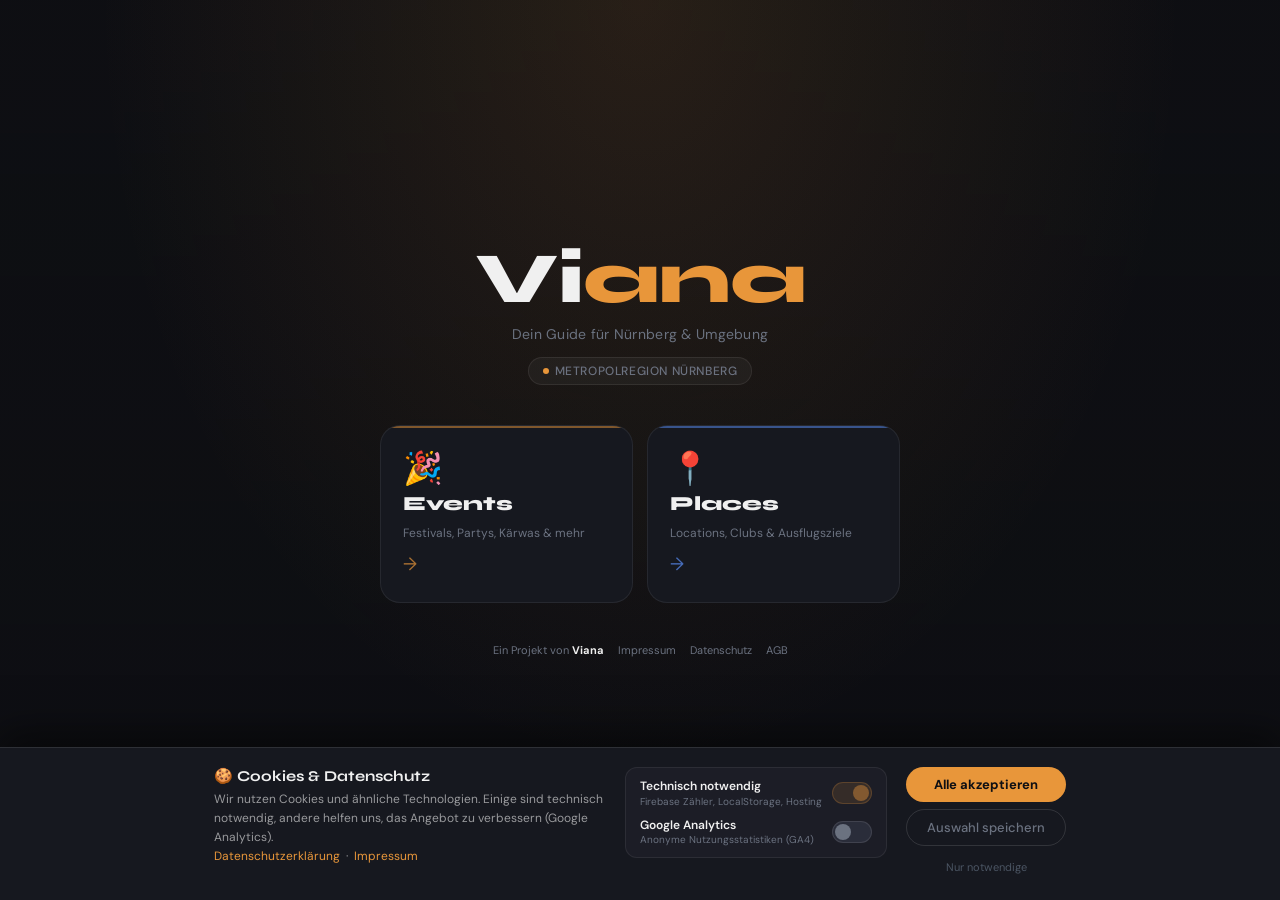
<file: index.html>
<!DOCTYPE html>
<html lang="de">
<head>
<meta charset="UTF-8">
<meta name="viewport" content="width=device-width, initial-scale=1.0">
<title>Viana · Nürnberg</title>
<meta name="description" content="Viana – dein Event- und Locationguide für die Metropolregion Nürnberg 2026">
<meta name="theme-color" content="#0e0f13">
<meta name="apple-mobile-web-app-capable" content="yes">
<meta name="apple-mobile-web-app-status-bar-style" content="black-translucent">
<link rel="icon" type="image/png" href="assets/icon-96x96.png">
<link rel="apple-touch-icon" href="assets/icon-128x128.png">
<meta name="mobile-web-app-capable" content="yes">
<link rel="manifest" href="/manifest.webmanifest">
<link href="https://fonts.googleapis.com/css2?family=Syne:wght@400;700;800&family=DM+Sans:wght@300;400;500&display=swap" rel="stylesheet">
<link rel="stylesheet" href="css/base.css">
<style>
*, *::before, *::after { box-sizing: border-box; margin: 0; padding: 0; }

/* ── VIDEO BACKGROUND ── */
.bg-video-wrap {
  position: fixed;
  inset: 0;
  z-index: 0;
  overflow: hidden;
}
.bg-video-wrap video {
  width: 100%;
  height: 100%;
  object-fit: cover;
  opacity: 0;
  transition: opacity 1.2s ease;
}
.bg-video-wrap video.loaded {
  opacity: 1;
}
/* Dark overlay: keeps text readable */
.bg-video-wrap::after {
  content: '';
  position: absolute;
  inset: 0;
  background:
    radial-gradient(ellipse at 50% 0%, rgba(232,150,58,0.12) 0%, transparent 60%),
    linear-gradient(to bottom, rgba(14,15,19,0.55) 0%, rgba(14,15,19,0.72) 100%);
}

body {
  min-height: 100dvh;
  display: flex;
  flex-direction: column;
  align-items: center;
  justify-content: center;
  background: var(--bg, #0e0f13);
  color: var(--text, #f1f2f4);
  font-family: 'DM Sans', sans-serif;
  padding: 2rem 1.5rem;
  position: relative;
  overflow-x: hidden;
}

.landing-wrap {
  position: relative;
  z-index: 2;
  width: 100%;
  max-width: 520px;
  display: flex;
  flex-direction: column;
  align-items: center;
  gap: 2.5rem;
}

/* ── HEADER ── */
.landing-header {
  text-align: center;
}
.landing-wordmark {
  font-family: 'Syne', sans-serif;
  font-size: clamp(2.8rem, 10vw, 4.5rem);
  font-weight: 800;
  letter-spacing: -1px;
  color: var(--text, #f1f2f4);
  line-height: 1;
  margin-bottom: 0.6rem;
}
.landing-wordmark span {
  color: #e8963a;
}
.landing-tagline {
  font-size: 14px;
  color: var(--muted, #6b7280);
  font-weight: 400;
  letter-spacing: 0.02em;
}
.landing-region {
  display: inline-flex;
  align-items: center;
  gap: 6px;
  margin-top: 0.9rem;
  padding: 5px 14px;
  background: rgba(255,255,255,0.04);
  border: 1px solid rgba(255,255,255,0.08);
  border-radius: 999px;
  font-size: 12px;
  color: var(--muted, #6b7280);
  letter-spacing: 0.05em;
  text-transform: uppercase;
  font-weight: 500;
}
.landing-region::before {
  content: '';
  width: 6px; height: 6px;
  border-radius: 50%;
  background: #e8963a;
  flex-shrink: 0;
}

/* ── TILES ── */
.landing-tiles {
  display: grid;
  grid-template-columns: 1fr 1fr;
  gap: 14px;
  width: 100%;
}

.landing-tile {
  display: flex;
  flex-direction: column;
  align-items: flex-start;
  gap: 10px;
  padding: 1.6rem 1.4rem;
  background: var(--surface, #16181f);
  border: 1px solid var(--border, rgba(255,255,255,0.07));
  border-radius: 20px;
  text-decoration: none;
  color: inherit;
  cursor: pointer;
  transition: all 0.22s ease;
  position: relative;
  overflow: hidden;
  min-height: 160px;
}
.landing-tile::before {
  content: '';
  position: absolute;
  top: 0; left: 0; right: 0;
  height: 2px;
  background: var(--tile-accent, #e8963a);
  opacity: 0.5;
  transition: opacity 0.22s ease;
}
.landing-tile:hover {
  background: var(--surface2, #1e2029);
  border-color: rgba(255,255,255,0.13);
  transform: translateY(-3px);
  box-shadow: 0 10px 32px rgba(0,0,0,0.4);
}
.landing-tile:hover::before { opacity: 1; }

.tile-events { --tile-accent: #e8963a; }
.tile-places { --tile-accent: #5b8ff9; }

.tile-emoji {
  font-size: 2rem;
  line-height: 1;
}
.tile-label {
  font-family: 'Syne', sans-serif;
  font-size: 1.25rem;
  font-weight: 800;
  color: var(--text, #f1f2f4);
  line-height: 1;
}
.tile-desc {
  font-size: 12px;
  color: var(--muted, #6b7280);
  line-height: 1.5;
  flex: 1;
}
.tile-arrow {
  margin-top: auto;
  font-size: 18px;
  color: var(--tile-accent, #e8963a);
  opacity: 0.7;
  transition: opacity 0.2s, transform 0.2s;
}
.landing-tile:hover .tile-arrow {
  opacity: 1;
  transform: translateX(4px);
}

/* ── FOOTER ── */
.landing-footer {
  font-size: 11px;
  color: var(--muted, #6b7280);
  text-align: center;
  display: flex;
  gap: 14px;
  flex-wrap: wrap;
  justify-content: center;
}
.landing-footer a {
  color: var(--muted, #6b7280);
  text-decoration: none;
  transition: color 0.15s;
}
.landing-footer a:hover { color: #e8963a; }

/* ── MOBILE ── */
@media (max-width: 400px) {
  .landing-tiles { grid-template-columns: 1fr; }
  .landing-tile { min-height: 130px; }
}
</style>
</head>
<body>

<!-- Background Video -->
<div class="bg-video-wrap">
  <video autoplay muted loop playsinline preload="auto" id="bgVideo">
    <source src="assets/bg-video.mp4" type="video/mp4">
  </video>
</div>

<div class="landing-wrap">

  <div class="landing-header">
    <div class="landing-wordmark">Vi<span>ana</span></div>
    <div class="landing-tagline">Dein Guide für Nürnberg & Umgebung</div>
    <div class="landing-region">Metropolregion Nürnberg</div>
  </div>

  <div class="landing-tiles">
    <a href="events.html" class="landing-tile tile-events">
      <div class="tile-emoji">🎉</div>
      <div class="tile-label">Events</div>
      <div class="tile-desc">Festivals, Partys, Kärwas & mehr</div>
      <div class="tile-arrow">→</div>
    </a>
    <a href="places.html" class="landing-tile tile-places">
      <div class="tile-emoji">📍</div>
      <div class="tile-label">Places</div>
      <div class="tile-desc">Locations, Clubs & Ausflugsziele</div>
      <div class="tile-arrow">→</div>
    </a>
  </div>

  <div class="landing-footer">
    <span>Ein Projekt von <strong style="color:var(--text)">Viana</strong></span>
    <a href="impressum.html">Impressum</a>
    <a href="datenschutz.html">Datenschutz</a>
    <a href="agb.html">AGB</a>
  </div>

</div>

<script>
  // Fade in video once it can play
  const v = document.getElementById('bgVideo');
  if (v) {
    const show = () => v.classList.add('loaded');
    if (v.readyState >= 3) { show(); }
    else { v.addEventListener('canplay', show, { once: true }); }
  }
</script>
<script src="js/cookie-banner.js"></script>
<script src="js/pwa.js?v=20260531"></script>
</body>
</html>
</file>
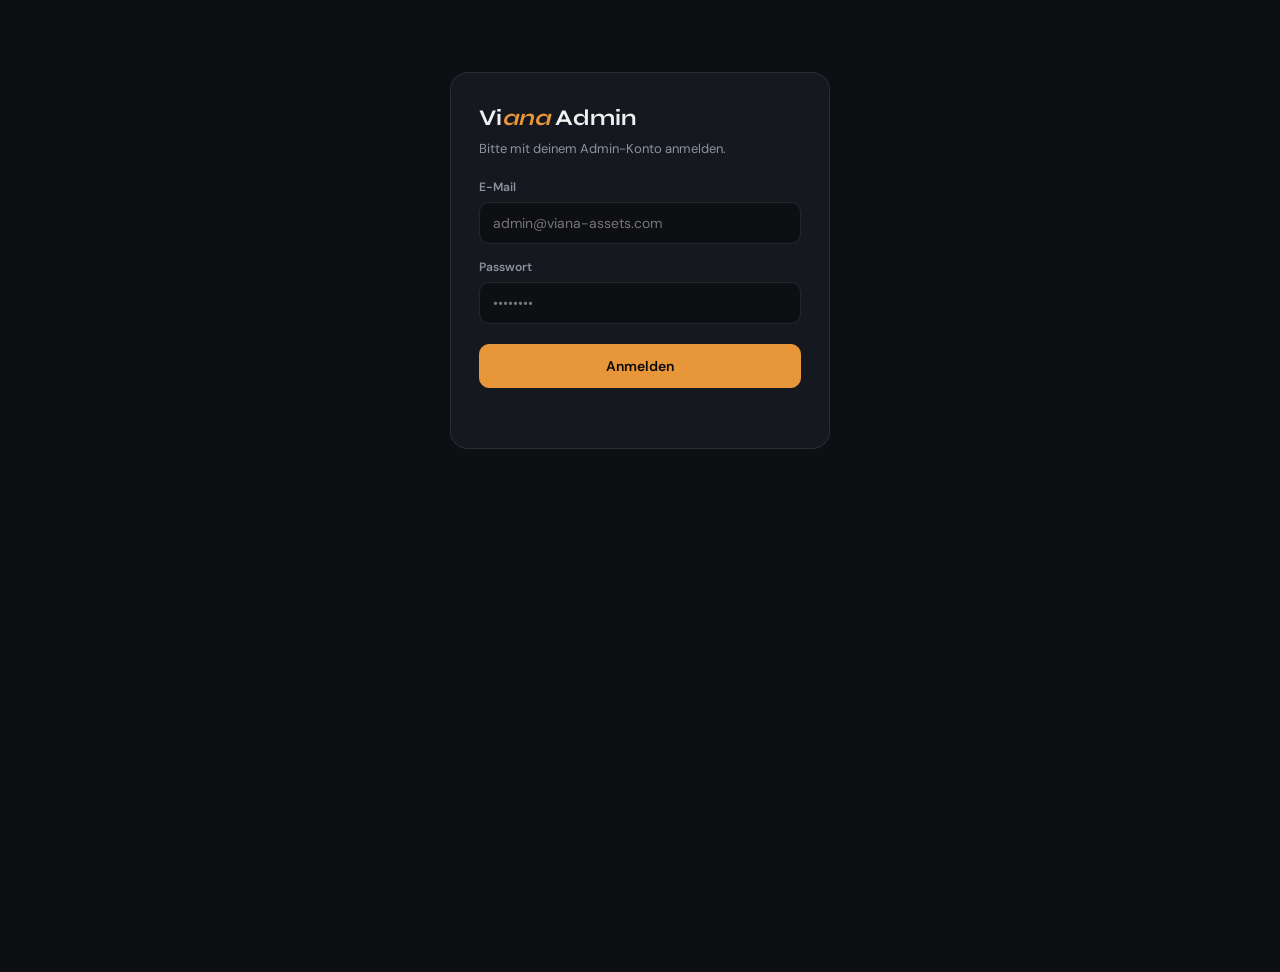
<file: admin.html>
<!DOCTYPE html>
<html lang="de">
<head>
<meta charset="UTF-8">
<meta name="viewport" content="width=device-width, initial-scale=1.0">
<meta name="robots" content="noindex, nofollow">
<title>Viana · Admin</title>
<link rel="icon" type="image/png" href="assets/icon-96x96.png">
<link href="https://fonts.googleapis.com/css2?family=Syne:wght@700;800&family=DM+Sans:wght@400;500;600&display=swap" rel="stylesheet">
<style>
*{margin:0;padding:0;box-sizing:border-box}
:root{
  --bg:#0e0f13;--surface:#16181f;--surface2:#1e2029;--border:rgba(255,255,255,.09);
  --text:#f0f0f0;--muted:#8b93a1;--accent:#e8963a;--ok:#34d399;--err:#f43f5e;
}
body{font-family:'DM Sans',sans-serif;background:var(--bg);color:var(--text);min-height:100vh;line-height:1.5}
a{color:var(--accent)}
.wrap{max-width:860px;margin:0 auto;padding:24px 18px 80px}

/* Header */
.head{display:flex;align-items:center;justify-content:space-between;gap:12px;margin-bottom:24px;flex-wrap:wrap}
.brand{font-family:'Syne',sans-serif;font-weight:800;font-size:24px}
.brand em{color:var(--accent);font-style:normal}
.brand small{display:block;font-family:'DM Sans';font-weight:500;font-size:12px;color:var(--muted);margin-top:2px}
.btn{font-family:inherit;font-size:14px;font-weight:600;padding:10px 18px;border-radius:10px;border:1px solid var(--border);background:var(--surface);color:var(--text);cursor:pointer;transition:all .15s}
.btn:hover{border-color:rgba(255,255,255,.25)}
.btn-primary{background:var(--accent);border-color:var(--accent);color:#0a0a0a}
.btn-primary:hover{filter:brightness(1.05)}
.btn-ghost{background:transparent}
.btn:disabled{opacity:.5;cursor:not-allowed}

/* Login */
#login{max-width:380px;margin:8vh auto 0;background:var(--surface);border:1px solid var(--border);border-radius:18px;padding:28px}
#login h1{font-family:'Syne',sans-serif;font-size:1.4rem;margin-bottom:4px}
#login p{color:var(--muted);font-size:13px;margin-bottom:20px}
label{display:block;font-size:12px;font-weight:600;color:var(--muted);margin:14px 0 6px}
input[type=email],input[type=password],input[type=url],input[type=text]{
  width:100%;padding:11px 13px;border-radius:10px;border:1px solid var(--border);
  background:var(--bg);color:var(--text);font-family:inherit;font-size:14px;outline:none}
input:focus{border-color:rgba(232,150,58,.5)}
#login .btn-primary{width:100%;margin-top:20px;padding:12px}
.msg{margin-top:14px;font-size:13px;min-height:18px}
.msg.err{color:var(--err)}
.msg.ok{color:var(--ok)}

/* Panel */
#panel{display:none}
.tabs{display:flex;gap:8px;margin:6px 0 22px;flex-wrap:wrap}
.tab{font-family:inherit;font-size:14px;font-weight:600;padding:10px 18px;border-radius:999px;border:1px solid var(--border);background:var(--surface);color:var(--muted);cursor:pointer;transition:all .15s}
.tab:hover{color:var(--text);border-color:rgba(255,255,255,.25)}
.tab.active{background:var(--accent);border-color:var(--accent);color:#0a0a0a}
.tabpane[hidden]{display:none}
.section-title{font-family:'Syne',sans-serif;font-weight:700;font-size:1.05rem;margin:26px 0 10px;display:flex;align-items:center;gap:8px}
.section-title::before{content:'';width:3px;height:1em;background:var(--accent);border-radius:2px}
.hint{color:var(--muted);font-size:12.5px;margin-bottom:14px}

.slot{background:var(--surface);border:1px solid var(--border);border-radius:14px;padding:16px;margin-bottom:12px}
.slot-head{display:flex;align-items:center;justify-content:space-between;gap:10px;margin-bottom:12px}
.slot-name{font-weight:700;font-size:14px}
.slot-size{font-size:11px;color:var(--muted);background:var(--surface2);padding:3px 9px;border-radius:999px}
.slot-grid{display:grid;grid-template-columns:200px 1fr;gap:16px}
@media(max-width:560px){.slot-grid{grid-template-columns:1fr}}

.drop{border:2px dashed var(--border);border-radius:12px;min-height:120px;display:flex;align-items:center;justify-content:center;
  text-align:center;padding:10px;cursor:pointer;transition:all .15s;background:var(--bg);position:relative;overflow:hidden}
.drop:hover,.drop.over{border-color:var(--accent);background:rgba(232,150,58,.06)}
.drop .ph{color:var(--muted);font-size:12px;pointer-events:none}
.drop img{max-width:100%;max-height:160px;display:block}
.drop.has-img{padding:6px;background:#fff}
.slot-clear{font-size:11px;color:var(--muted);background:none;border:none;cursor:pointer;text-decoration:underline}
.slot-clear:hover{color:var(--err)}

.save-bar{position:sticky;bottom:0;margin-top:24px;padding:14px;background:rgba(14,15,19,.92);
  backdrop-filter:blur(10px);border:1px solid var(--border);border-radius:14px;display:flex;align-items:center;gap:12px;flex-wrap:wrap}
.save-bar .btn-primary{padding:12px 26px}
.spacer{flex:1}
.note{font-size:11px;color:var(--muted);text-align:center;margin-top:30px;line-height:1.6}
</style>
</head>
<body>

<!-- ── LOGIN ── -->
<div id="login">
  <h1>Vi<em style="color:var(--accent)">ana</em> Admin</h1>
  <p>Bitte mit deinem Admin-Konto anmelden.</p>
  <label for="email">E-Mail</label>
  <input id="email" type="email" autocomplete="username" placeholder="admin@viana-assets.com">
  <label for="pw">Passwort</label>
  <input id="pw" type="password" autocomplete="current-password" placeholder="••••••••">
  <button class="btn btn-primary" id="login-btn">Anmelden</button>
  <div class="msg" id="login-msg"></div>
</div>

<!-- ── PANEL ── -->
<div id="panel">
  <div class="wrap">
    <div class="head">
      <div class="brand">Vi<em>ana</em> Admin <small id="who"></small></div>
      <button class="btn btn-ghost" id="logout-btn">Abmelden</button>
    </div>

    <div class="tabs">
      <button class="tab active" data-tab="sky">Skyscraper</button>
      <button class="tab" data-tab="infeed">In-Feed</button>
      <button class="tab" data-tab="bottom">Mobile Bottom-Bar</button>
      <button class="tab" data-tab="push">🔔 Push</button>
    </div>

    <div class="tabpane" data-pane="sky">
      <div class="section-title">Skyscraper (Desktop, Seitenränder)</div>
      <div class="hint">Je ein Banner links und rechts. Empfohlene Größe 160 × 600 px (SVG).</div>
      <div id="sec-sky"></div>
    </div>

    <div class="tabpane" data-pane="infeed" hidden>
      <div class="section-title">In-Feed (im Event-Feed, alle 10 Events)</div>
      <div class="hint">Drei Slots. Beim Scrollen erscheinen sie nacheinander: 1 → 2 → 3 → 1 … Leere Slots werden übersprungen. Empfohlen 600 × 80 px.</div>
      <div id="sec-infeed"></div>
    </div>

    <div class="tabpane" data-pane="bottom" hidden>
      <div class="section-title">Mobile Bottom-Bar (Handy, unten)</div>
      <div class="hint">Bis zu drei Banner. Pro Seitenaufruf wird zufällig eines gezeigt. Empfohlen 640 × 80 px.</div>
      <label style="display:flex;align-items:center;gap:10px;background:var(--surface);border:1px solid var(--border);border-radius:12px;padding:12px 16px;margin-bottom:12px;cursor:pointer;font-weight:600;font-size:14px;color:var(--text)">
        <input type="checkbox" id="bottombar-enabled" style="width:18px;height:18px;accent-color:var(--accent);cursor:pointer">
        Mobile Bottom-Bar auf dem Handy anzeigen
        <span style="margin-left:auto;font-weight:400;font-size:12px;color:var(--muted)">aus = unten erscheint keine Werbeleiste</span>
      </label>
      <div id="sec-bottom"></div>
    </div>

    <div class="tabpane" data-pane="push" hidden>
      <div class="section-title">Push-Benachrichtigungen</div>
      <div class="hint">Sendet eine Nachricht an alle Nutzer die Benachrichtigungen aktiviert haben.</div>

      <div class="slot" style="margin-bottom:16px">
        <div class="slot-head">
          <span class="slot-name">🔐 Push Secret</span>
          <span class="slot-size" id="push-sub-count">Abonnenten: —</span>
        </div>
        <label>Secret (aus Vercel Environment Variables)</label>
        <input type="password" id="push-secret" placeholder="dein PUSH_SECRET" autocomplete="off">
      </div>

      <div class="slot">
        <div class="slot-head"><span class="slot-name">✉️ Neue Nachricht</span></div>

        <label>Schnellvorlagen</label>
        <div style="display:flex;flex-wrap:wrap;gap:6px;margin-bottom:16px">
          <button class="btn btn-ghost" style="font-size:12px;padding:6px 12px" onclick="pushTpl('heute')">🎉 Heute</button>
          <button class="btn btn-ghost" style="font-size:12px;padding:6px 12px" onclick="pushTpl('woche')">📅 Wochenende</button>
          <button class="btn btn-ghost" style="font-size:12px;padding:6px 12px" onclick="pushTpl('neu')">✨ Neue Events</button>
          <button class="btn btn-ghost" style="font-size:12px;padding:6px 12px" onclick="pushTpl('reminder')">⏰ Erinnerung</button>
        </div>

        <label>Titel</label>
        <input type="text" id="push-title" placeholder="z.B. 🎉 Heute in Nürnberg" maxlength="80">
        <label>Nachricht</label>
        <input type="text" id="push-body" placeholder="z.B. 8 Events – darunter Latino Sunset & House am See" maxlength="200">
        <label>Link beim Öffnen</label>
        <select id="push-url" style="margin-bottom:20px">
          <option value="/events.html">Events-Seite</option>
          <option value="/places.html">Places-Seite</option>
          <option value="/">Startseite</option>
        </select>
        <button class="btn btn-primary" id="push-send-btn" onclick="sendAdminPush()" style="width:100%;padding:13px">📤 Push senden</button>
        <div class="msg" id="push-msg" style="margin-top:12px"></div>
      </div>
    </div>

    <div class="save-bar">
      <button class="btn btn-primary" id="save-btn">Änderungen speichern</button>
      <button class="btn btn-ghost" id="reload-btn">Verwerfen / neu laden</button>
      <div class="spacer"></div>
      <div class="msg" id="save-msg"></div>
    </div>

    <div class="note">
      Banner werden in Firebase gespeichert und sofort auf der Live-Seite verwendet.<br>
      SVG-Dateien per Drag &amp; Drop in das Feld ziehen oder anklicken zum Auswählen.
    </div>
  </div>
</div>

<script>
/* ═══════════════════════════════════════════════════════
   VIANA ADMIN – Werbebanner-Verwaltung
   Firebase Auth (REST) + Firestore (REST), kein SDK, kein Build.
   ═══════════════════════════════════════════════════════ */
const FB_PROJECT = 'viana-events';
const FB_API_KEY = 'AIzaSyDx-s-6yYdvRxP4Gy9GaWdOKBEfo8GpTXQ';
const FB_BASE = `https://firestore.googleapis.com/v1/projects/${FB_PROJECT}/databases/(default)/documents`;
const AUTH_URL = `https://identitytoolkit.googleapis.com/v1/accounts:signInWithPassword?key=${FB_API_KEY}`;
const CFG_DOC = 'config/ads';

const TOKEN_KEY = 'viana_admin_token';
const EMAIL_KEY = 'viana_admin_email';

let idToken = sessionStorage.getItem(TOKEN_KEY) || '';
let adminEmail = sessionStorage.getItem(EMAIL_KEY) || '';

function emptySlot(){ return { href:'', alt:'', svg:'' }; }
let cfg = {
  skyLeft: emptySlot(),
  skyRight: emptySlot(),
  infeed: [emptySlot(), emptySlot(), emptySlot()],
  bottomBar: [emptySlot(), emptySlot(), emptySlot()],
  bottomBarEnabled: true
};

const SLOTS = [
  { sec:'sec-sky',    key:'skyLeft',     name:'Skyscraper LINKS',  size:'160 × 600' },
  { sec:'sec-sky',    key:'skyRight',    name:'Skyscraper RECHTS', size:'160 × 600' },
  { sec:'sec-infeed', key:'infeed.0',    name:'In-Feed Slot 1',    size:'600 × 80' },
  { sec:'sec-infeed', key:'infeed.1',    name:'In-Feed Slot 2',    size:'600 × 80' },
  { sec:'sec-infeed', key:'infeed.2',    name:'In-Feed Slot 3',    size:'600 × 80' },
  { sec:'sec-bottom', key:'bottomBar.0', name:'Bottom-Bar Slot 1', size:'640 × 80' },
  { sec:'sec-bottom', key:'bottomBar.1', name:'Bottom-Bar Slot 2', size:'640 × 80' },
  { sec:'sec-bottom', key:'bottomBar.2', name:'Bottom-Bar Slot 3', size:'640 × 80' }
];

function getSlot(key){
  if(key.indexOf('.')>-1){ const [a,i]=key.split('.'); return cfg[a][+i]; }
  return cfg[key];
}
function svgDataUri(svg){
  try { return 'data:image/svg+xml;base64,' + btoa(unescape(encodeURIComponent(svg))); }
  catch(e){ return 'data:image/svg+xml;charset=utf-8,' + encodeURIComponent(svg); }
}

/* ── LOGIN ── */
async function signIn(email, password){
  const res = await fetch(AUTH_URL, {
    method:'POST', headers:{'Content-Type':'application/json'},
    body: JSON.stringify({ email, password, returnSecureToken:true })
  });
  const data = await res.json();
  if(!res.ok){ throw new Error(data.error?.message || 'Anmeldung fehlgeschlagen'); }
  return data; // idToken, email, ...
}

document.getElementById('login-btn').addEventListener('click', doLogin);
document.getElementById('pw').addEventListener('keydown', e=>{ if(e.key==='Enter') doLogin(); });

async function doLogin(){
  const msg = document.getElementById('login-msg');
  const btn = document.getElementById('login-btn');
  const email = document.getElementById('email').value.trim();
  const pw = document.getElementById('pw').value;
  if(!email || !pw){ msg.className='msg err'; msg.textContent='Bitte E-Mail und Passwort eingeben.'; return; }
  btn.disabled = true; msg.className='msg'; msg.textContent='Anmelden…';
  try{
    const data = await signIn(email, pw);
    idToken = data.idToken; adminEmail = data.email || email;
    sessionStorage.setItem(TOKEN_KEY, idToken);
    sessionStorage.setItem(EMAIL_KEY, adminEmail);
    await openPanel();
  }catch(err){
    msg.className='msg err';
    msg.textContent = friendlyAuthError(err.message);
  }finally{ btn.disabled = false; }
}

function friendlyAuthError(code){
  if(/EMAIL_NOT_FOUND|INVALID_LOGIN_CREDENTIALS|INVALID_PASSWORD/.test(code)) return 'E-Mail oder Passwort falsch.';
  if(/TOO_MANY_ATTEMPTS/.test(code)) return 'Zu viele Versuche. Bitte später erneut.';
  if(/CONFIGURATION_NOT_FOUND/.test(code)) return 'Login ist in Firebase noch nicht aktiviert (Email/Passwort).';
  return 'Anmeldung fehlgeschlagen: ' + code;
}

function logout(){
  idToken=''; adminEmail='';
  sessionStorage.removeItem(TOKEN_KEY); sessionStorage.removeItem(EMAIL_KEY);
  document.getElementById('panel').style.display='none';
  document.getElementById('login').style.display='block';
  document.getElementById('pw').value='';
}
document.getElementById('logout-btn').addEventListener('click', logout);

/* ── CONFIG LADEN / SPEICHERN ── */
async function loadConfig(){
  try{
    const res = await fetch(`${FB_BASE}/${CFG_DOC}?key=${FB_API_KEY}`);
    if(res.status===404) return; // noch nicht angelegt → Defaults behalten
    if(!res.ok) return;
    const data = await res.json();
    const raw = data.fields?.json?.stringValue;
    if(raw){ mergeConfig(JSON.parse(raw)); }
  }catch(err){ console.warn('Config laden:', err); }
}

function mergeConfig(c){
  if(!c) return;
  if(c.skyLeft)  cfg.skyLeft  = Object.assign(emptySlot(), c.skyLeft);
  if(c.skyRight) cfg.skyRight = Object.assign(emptySlot(), c.skyRight);
  ['infeed','bottomBar'].forEach(k=>{
    if(Array.isArray(c[k])){ for(let i=0;i<3;i++){ if(c[k][i]) cfg[k][i]=Object.assign(emptySlot(), c[k][i]); } }
  });
  if(typeof c.bottomBarEnabled === 'boolean') cfg.bottomBarEnabled = c.bottomBarEnabled;
}

function syncBottomToggle(){
  const cb = document.getElementById('bottombar-enabled');
  if(cb) cb.checked = cfg.bottomBarEnabled !== false;
}
(function(){ const cb=document.getElementById('bottombar-enabled'); if(cb) cb.addEventListener('change', e=>{ cfg.bottomBarEnabled = e.target.checked; }); })();

// ── Register / Tabs umschalten ──
document.querySelectorAll('.tab').forEach(t => t.addEventListener('click', () => {
  document.querySelectorAll('.tab').forEach(x => x.classList.remove('active'));
  t.classList.add('active');
  const pane = t.dataset.tab;
  document.querySelectorAll('.tabpane').forEach(p => { p.hidden = (p.dataset.pane !== pane); });
}));

async function saveConfig(){
  const msg = document.getElementById('save-msg');
  const btn = document.getElementById('save-btn');
  btn.disabled=true; msg.className='msg'; msg.textContent='Speichern…';
  const body = { fields:{ json:{ stringValue: JSON.stringify(cfg) } } };
  try{
    const res = await fetch(`${FB_BASE}/${CFG_DOC}?key=${FB_API_KEY}&updateMask.fieldPaths=json`, {
      method:'PATCH',
      headers:{ 'Content-Type':'application/json', 'Authorization':'Bearer '+idToken },
      body: JSON.stringify(body)
    });
    if(res.status===401 || res.status===403){
      msg.className='msg err'; msg.textContent='Sitzung abgelaufen oder keine Berechtigung. Bitte neu anmelden.';
      setTimeout(logout, 1800); return;
    }
    if(!res.ok){ const e=await res.json().catch(()=>({})); throw new Error(e.error?.message||res.status); }
    msg.className='msg ok'; msg.textContent='✓ Gespeichert. Auf der Live-Seite sofort aktiv.';
    setTimeout(()=>{ msg.textContent=''; }, 4000);
  }catch(err){
    msg.className='msg err'; msg.textContent='Fehler beim Speichern: '+err.message;
  }finally{ btn.disabled=false; }
}
document.getElementById('save-btn').addEventListener('click', saveConfig);
document.getElementById('reload-btn').addEventListener('click', async ()=>{
  cfg = { skyLeft:emptySlot(), skyRight:emptySlot(), infeed:[emptySlot(),emptySlot(),emptySlot()], bottomBar:[emptySlot(),emptySlot(),emptySlot()], bottomBarEnabled:true };
  await loadConfig(); renderSlots(); syncBottomToggle();
});

/* ── UI ── */
function renderSlots(){
  ['sec-sky','sec-infeed','sec-bottom'].forEach(id=>{ document.getElementById(id).innerHTML=''; });
  SLOTS.forEach(def=>{
    const slot = getSlot(def.key);
    const card = document.createElement('div');
    card.className = 'slot';
    card.innerHTML =
      '<div class="slot-head"><span class="slot-name">'+def.name+'</span><span class="slot-size">'+def.size+' px</span></div>'+
      '<div class="slot-grid">'+
        '<div class="drop'+(slot.svg?' has-img':'')+'" data-key="'+def.key+'">'+
          (slot.svg ? '<img src="'+svgDataUri(slot.svg)+'" alt="">' : '<span class="ph">SVG hierher ziehen<br>oder klicken</span>')+
        '</div>'+
        '<div>'+
          '<label>Link (URL des Kunden)</label>'+
          '<input type="url" data-field="href" data-key="'+def.key+'" value="'+escapeAttr(slot.href)+'" placeholder="https://kunde.de">'+
          '<label>Beschreibung / Alt-Text</label>'+
          '<input type="text" data-field="alt" data-key="'+def.key+'" value="'+escapeAttr(slot.alt)+'" placeholder="z. B. Mobiler Reifenwechsel">'+
          (slot.svg ? '<div style="margin-top:10px"><button class="slot-clear" data-clear="'+def.key+'">Bild entfernen</button></div>' : '')+
        '</div>'+
      '</div>';
    document.getElementById(def.sec).appendChild(card);
  });
  wireSlotEvents();
}

function escapeAttr(s){ return String(s||'').replace(/&/g,'&amp;').replace(/"/g,'&quot;').replace(/</g,'&lt;'); }

function wireSlotEvents(){
  document.querySelectorAll('input[data-field]').forEach(inp=>{
    inp.addEventListener('input', ()=>{ getSlot(inp.dataset.key)[inp.dataset.field] = inp.value; });
  });
  document.querySelectorAll('[data-clear]').forEach(b=>{
    b.addEventListener('click', ()=>{ getSlot(b.dataset.clear).svg=''; renderSlots(); });
  });
  document.querySelectorAll('.drop').forEach(zone=>{
    const key = zone.dataset.key;
    zone.addEventListener('click', ()=>pickFile(key));
    zone.addEventListener('dragover', e=>{ e.preventDefault(); zone.classList.add('over'); });
    zone.addEventListener('dragleave', ()=>zone.classList.remove('over'));
    zone.addEventListener('drop', e=>{
      e.preventDefault(); zone.classList.remove('over');
      const f = e.dataTransfer.files[0];
      if(f) readSvg(f, key);
    });
  });
}

function pickFile(key){
  const inp = document.createElement('input');
  inp.type='file'; inp.accept='.svg,image/svg+xml';
  inp.onchange = ()=>{ if(inp.files[0]) readSvg(inp.files[0], key); };
  inp.click();
}

function readSvg(file, key){
  if(!/svg/i.test(file.type) && !/\.svg$/i.test(file.name)){
    alert('Bitte eine SVG-Datei verwenden.'); return;
  }
  const reader = new FileReader();
  reader.onload = ()=>{
    const txt = String(reader.result);
    if(txt.indexOf('<svg')===-1){ alert('Das sieht nicht nach einer gültigen SVG-Datei aus.'); return; }
    if(txt.length > 200000){ alert('SVG ist sehr groß (>200 KB). Bitte ein schlankeres SVG verwenden.'); return; }
    // Warnung: externes Bild im SVG (z. B. <image href="logo.png">) → wird auf der Website NICHT geladen
    if(/<image\b[^>]*?(?:xlink:)?href\s*=\s*["'](?!data:)/i.test(txt)){
      alert('Achtung: Dieses SVG verweist auf eine externe Bilddatei (z. B. ein verlinktes Logo-PNG).\n\n'
        + 'Auf der Website wird dieses Bild NICHT angezeigt. Bitte ein SVG verwenden, in dem das Logo eingebettet ist '
        + '(beim Export „Bilder einbetten" wählen). Du kannst es trotzdem speichern, das Logo fehlt dann aber.');
    }
    getSlot(key).svg = txt;
    renderSlots();
  };
  reader.readAsText(file);
}

/* ── PANEL ÖFFNEN ── */
async function openPanel(){
  document.getElementById('login').style.display='none';
  document.getElementById('panel').style.display='block';
  document.getElementById('who').textContent = adminEmail ? '· '+adminEmail : '';
  await loadConfig();
  renderSlots();
  syncBottomToggle();
  loadSubCount();
}

/* ── PUSH ADMIN ── */
const PUSH_SECRET_KEY = 'viana_push_secret';
const PUSH_TEMPLATES = {
  heute:    { title:'🎉 Heute in Nürnberg', body:'Events warten auf dich – schau rein was heute los ist!' },
  woche:    { title:'📅 Wochenend-Tipps',   body:'Diese Woche in der Metropolregion: Festivals, Volksfeste & mehr.' },
  neu:      { title:'✨ Neue Events',         body:'Frisch eingetragen: neue Veranstaltungen für deine Region!' },
  reminder: { title:'⏰ Erinnerung',          body:'Vergiss dein Event nicht – klick für alle Details.' }
};

function pushTpl(key) {
  const t = PUSH_TEMPLATES[key];
  document.getElementById('push-title').value = t.title;
  document.getElementById('push-body').value  = t.body;
}
window.pushTpl = pushTpl;

async function loadSubCount() {
  try {
    const r = await fetch(`${FB_BASE}/push_subscriptions?key=${FB_API_KEY}&pageSize=300`, {
      headers: idToken ? { 'Authorization': 'Bearer ' + idToken } : {}
    });
    const d = await r.json();
    const n = (d.documents || []).length;
    const el = document.getElementById('push-sub-count');
    if (el) el.textContent = `Abonnenten: ${n}`;
  } catch(e) {}
}

async function sendAdminPush() {
  const secret = document.getElementById('push-secret').value.trim();
  const title  = document.getElementById('push-title').value.trim();
  const body   = document.getElementById('push-body').value.trim();
  const url    = document.getElementById('push-url').value;
  const btn    = document.getElementById('push-send-btn');
  const msg    = document.getElementById('push-msg');

  if (!secret) { msg.className='msg err'; msg.textContent='Bitte Push Secret eingeben.'; return; }
  if (!title)  { msg.className='msg err'; msg.textContent='Bitte Titel eingeben.'; return; }
  if (!body)   { msg.className='msg err'; msg.textContent='Bitte Nachricht eingeben.'; return; }

  // Secret dauerhaft merken
  localStorage.setItem(PUSH_SECRET_KEY, secret);

  btn.disabled = true; msg.className='msg'; msg.textContent='⏳ Wird gesendet…';
  try {
    const r = await fetch('/api/send-push', {
      method: 'POST',
      headers: { 'Content-Type':'application/json', 'Authorization':'Bearer '+secret },
      body: JSON.stringify({ title, body, url })
    });
    const text = await r.text();
    let data;
    try { data = JSON.parse(text); } catch(e) {
      msg.className = 'msg err';
      if (r.status === 500) msg.textContent = '❌ Serverfehler 500 – Prüfe ob VAPID_PRIVATE_KEY in Vercel gesetzt ist.';
      else if (r.status === 401) msg.textContent = '❌ Push Secret falsch.';
      else msg.textContent = `❌ Fehler ${r.status}: ${text.slice(0,120)}`;
      btn.disabled = false; return;
    }
    if (r.ok) {
      msg.className = 'msg ok';
      msg.textContent = `✅ Gesendet an ${data.sent} Abonnenten${data.failed > 0 ? ` (${data.failed} nicht erreichbar)` : ''}.`;
    } else {
      msg.className = 'msg err';
      msg.textContent = `❌ ${data.error || 'Fehler ' + r.status}`;
    }
  } catch(e) {
    msg.className = 'msg err'; msg.textContent = '❌ Netzwerkfehler: ' + e.message;
  }
  btn.disabled = false;
}
window.sendAdminPush = sendAdminPush;

// Push Secret aus localStorage laden wenn schon bekannt
(function(){
  const saved = localStorage.getItem(PUSH_SECRET_KEY);
  if (saved) { const el = document.getElementById('push-secret'); if(el) el.value = saved; }
})();

/* Bereits angemeldet (Token in dieser Sitzung)? */
if(idToken){ openPanel(); }
</script>
</body>
</html>
</file>
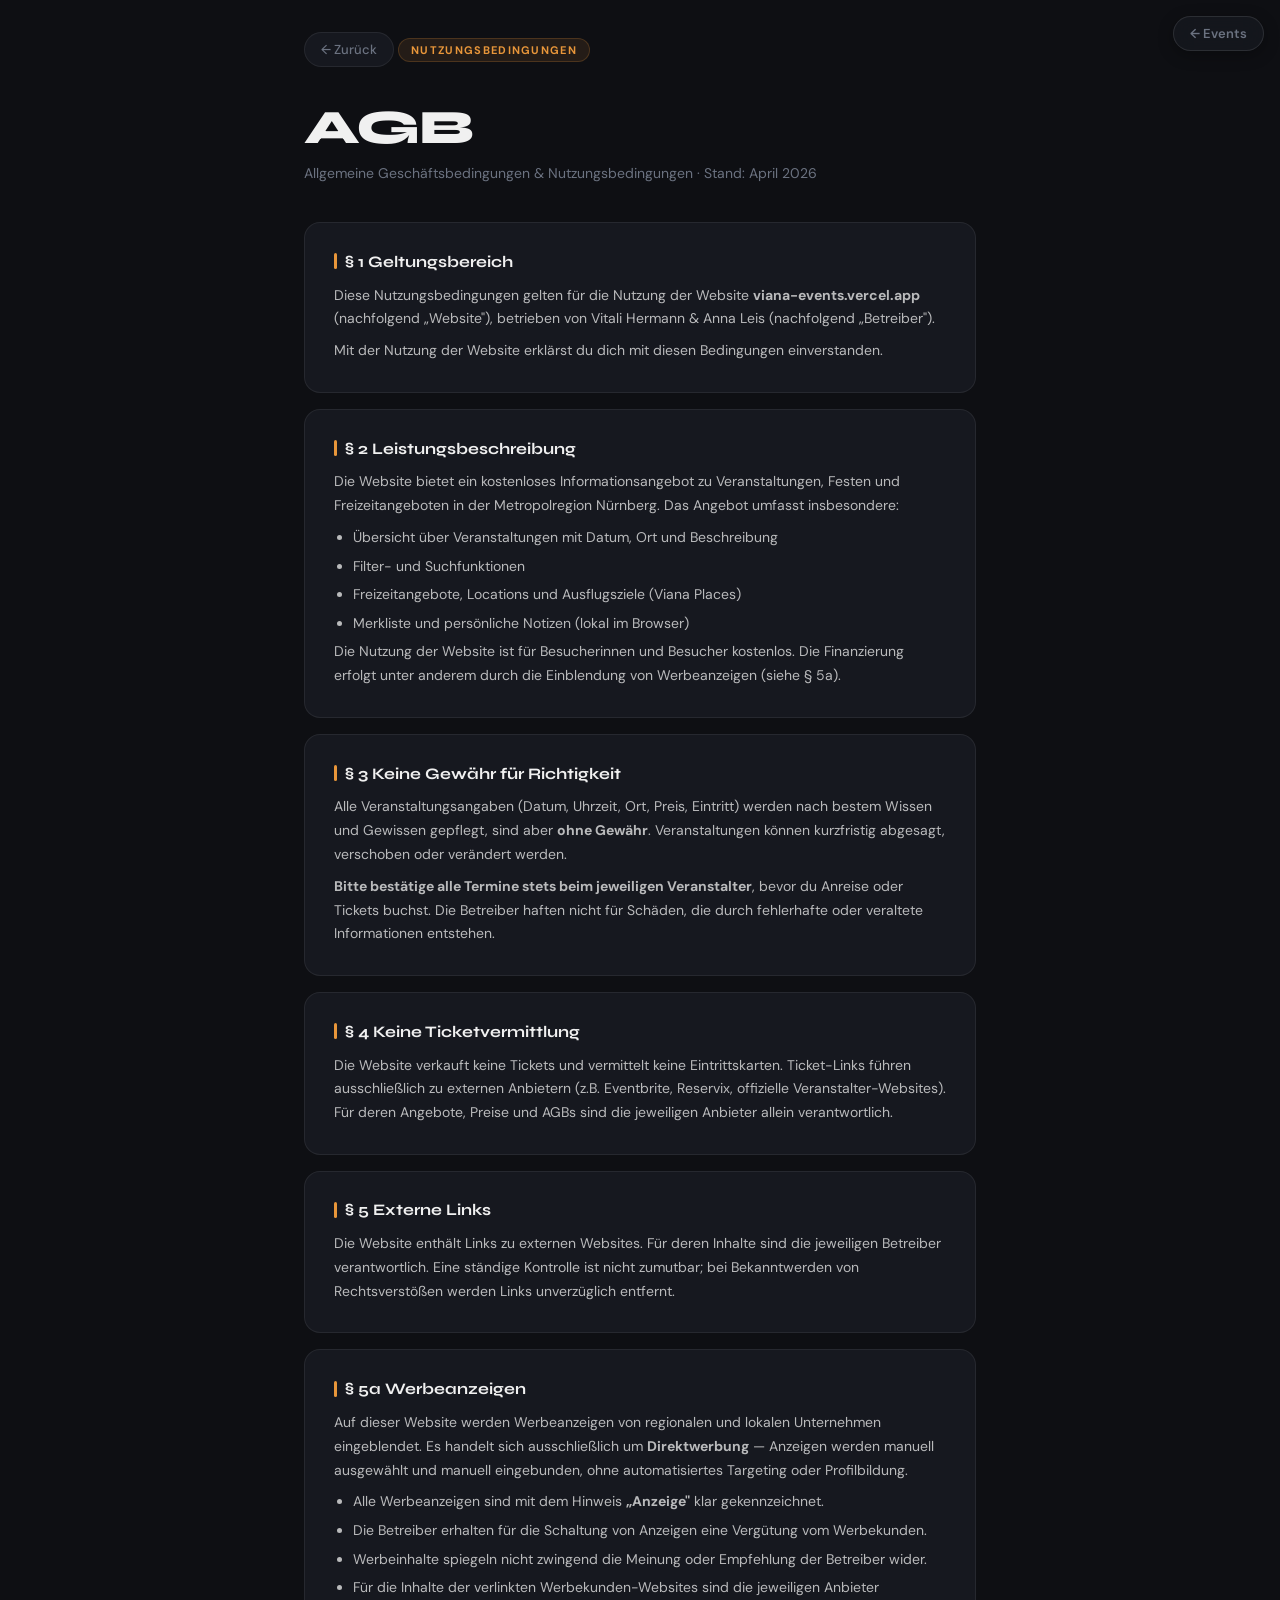
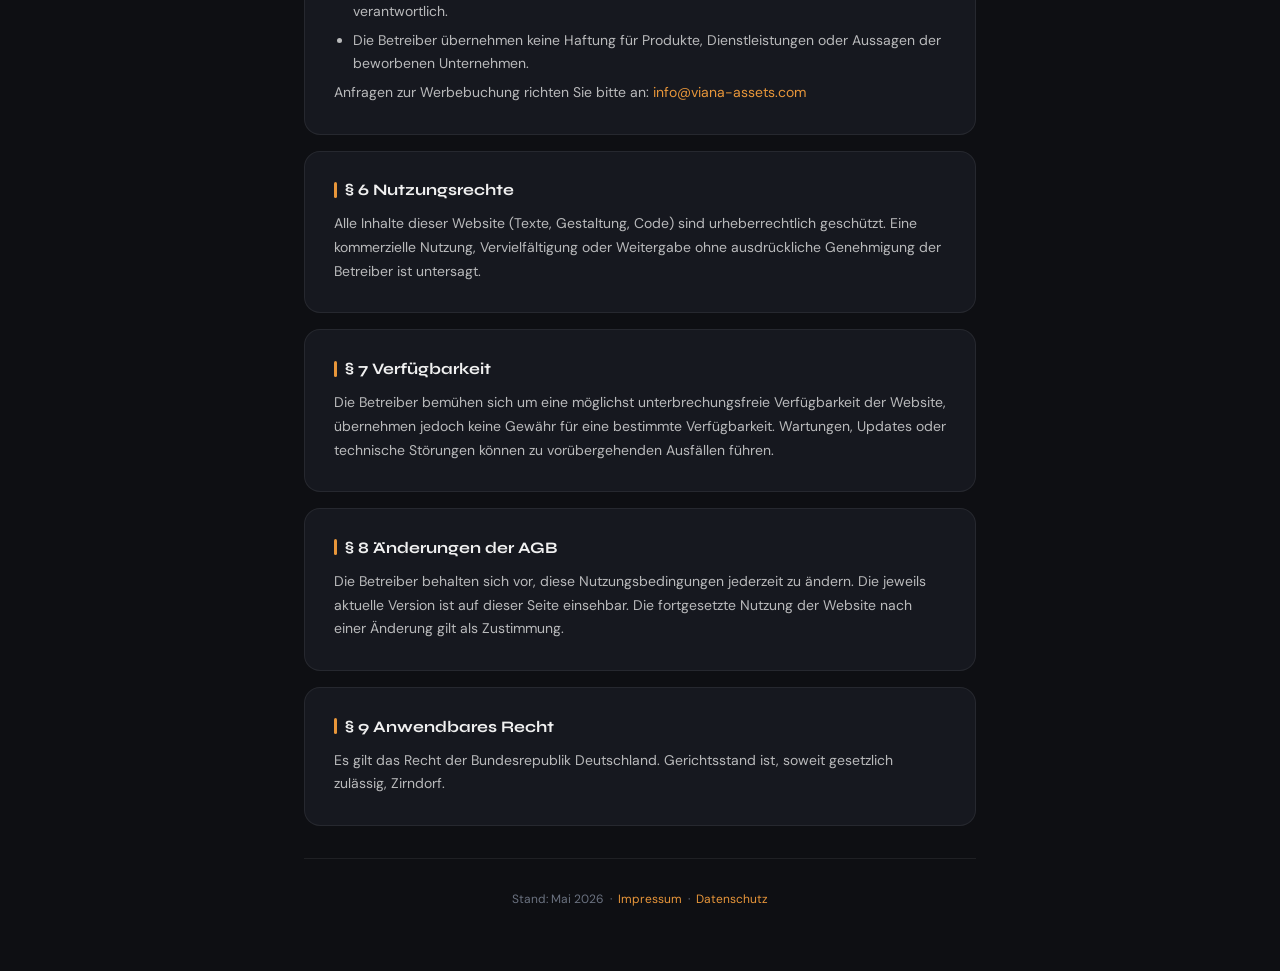
<file: agb.html>
<!DOCTYPE html>
<html lang="de">
<head>
<meta charset="UTF-8">
<meta name="viewport" content="width=device-width, initial-scale=1.0">
<title>AGB – Viana Events</title>
<link rel="icon" type="image/png" href="assets/icon-96x96.png">
<meta name="theme-color" content="#0e0f13">
<meta name="mobile-web-app-capable" content="yes">
<link rel="manifest" href="/manifest.webmanifest">
<link href="https://fonts.googleapis.com/css2?family=Syne:wght@700;800&family=DM+Sans:wght@400;500;600&display=swap" rel="stylesheet">
<link rel="stylesheet" href="css/base.css">
<style>
.legal-wrap { max-width:720px; margin:0 auto; padding:2rem 1.5rem 4rem; }
.legal-back { display:inline-flex; align-items:center; gap:6px; padding:8px 16px; border-radius:999px; border:1px solid var(--border); background:var(--surface); color:var(--muted); font-size:13px; font-weight:500; text-decoration:none; transition:all .18s; margin-bottom:2rem; }
.legal-back:hover { color:var(--text); border-color:rgba(255,255,255,.2); }
.legal-eyebrow { font-size:11px; font-weight:700; letter-spacing:.12em; text-transform:uppercase; color:var(--accent); background:rgba(232,150,58,.1); border:1px solid rgba(232,150,58,.2); padding:4px 12px; border-radius:999px; display:inline-block; margin-bottom:1rem; }
.legal-title { font-family:'Syne',sans-serif; font-size:clamp(2rem,5vw,3rem); font-weight:800; letter-spacing:-.02em; margin-bottom:.5rem; }
.legal-sub { font-size:14px; color:var(--muted); margin-bottom:2.5rem; }
.legal-card { background:var(--surface); border:1px solid var(--border); border-radius:16px; padding:1.8rem; margin-bottom:1rem; }
.legal-card h2 { font-family:'Syne',sans-serif; font-size:1rem; font-weight:700; margin-bottom:.8rem; color:var(--text); display:flex; align-items:center; gap:8px; }
.legal-card h2::before { content:''; width:3px; height:1em; background:var(--accent); border-radius:2px; display:inline-block; flex-shrink:0; }
.legal-card p, .legal-card li { font-size:14px; line-height:1.7; color:rgba(240,240,240,.75); margin-bottom:.5rem; }
.legal-card ul { padding-left:1.2rem; }
.legal-card li { margin-bottom:.3rem; }
.legal-card p:last-child { margin-bottom:0; }
.legal-card a { color:var(--accent); text-decoration:none; }
.legal-card a:hover { text-decoration:underline; }
.legal-divider { height:1px; background:var(--border); margin:2rem 0; }
</style>
</head>
<body>

<a href="index.html" style="position:fixed;top:16px;right:16px;z-index:9000;display:flex;align-items:center;gap:6px;padding:8px 16px;background:rgba(22,24,31,.85);backdrop-filter:blur(12px);border:1px solid rgba(255,255,255,.1);border-radius:999px;color:#6b7280;font-size:13px;font-weight:600;font-family:'DM Sans',sans-serif;text-decoration:none;box-shadow:0 4px 16px rgba(0,0,0,.3);">← Events</a>

<main class="legal-wrap">
  <a href="index.html" class="legal-back">← Zurück</a>

  <div class="legal-eyebrow">Nutzungsbedingungen</div>
  <h1 class="legal-title">AGB</h1>
  <p class="legal-sub">Allgemeine Geschäftsbedingungen &amp; Nutzungsbedingungen · Stand: April 2026</p>

  <div class="legal-card">
    <h2>§ 1 Geltungsbereich</h2>
    <p>Diese Nutzungsbedingungen gelten für die Nutzung der Website <strong>viana-events.vercel.app</strong> (nachfolgend „Website"), betrieben von Vitali Hermann &amp; Anna Leis (nachfolgend „Betreiber").</p>
    <p>Mit der Nutzung der Website erklärst du dich mit diesen Bedingungen einverstanden.</p>
  </div>

  <div class="legal-card">
    <h2>§ 2 Leistungsbeschreibung</h2>
    <p>Die Website bietet ein kostenloses Informationsangebot zu Veranstaltungen, Festen und Freizeitangeboten in der Metropolregion Nürnberg. Das Angebot umfasst insbesondere:</p>
    <ul>
      <li>Übersicht über Veranstaltungen mit Datum, Ort und Beschreibung</li>
      <li>Filter- und Suchfunktionen</li>
      <li>Freizeitangebote, Locations und Ausflugsziele (Viana Places)</li>
      <li>Merkliste und persönliche Notizen (lokal im Browser)</li>
    </ul>
    <p>Die Nutzung der Website ist für Besucherinnen und Besucher kostenlos. Die Finanzierung erfolgt unter anderem durch die Einblendung von Werbeanzeigen (siehe § 5a).</p>
  </div>

  <div class="legal-card">
    <h2>§ 3 Keine Gewähr für Richtigkeit</h2>
    <p>Alle Veranstaltungsangaben (Datum, Uhrzeit, Ort, Preis, Eintritt) werden nach bestem Wissen und Gewissen gepflegt, sind aber <strong>ohne Gewähr</strong>. Veranstaltungen können kurzfristig abgesagt, verschoben oder verändert werden.</p>
    <p><strong>Bitte bestätige alle Termine stets beim jeweiligen Veranstalter</strong>, bevor du Anreise oder Tickets buchst. Die Betreiber haften nicht für Schäden, die durch fehlerhafte oder veraltete Informationen entstehen.</p>
  </div>

  <div class="legal-card">
    <h2>§ 4 Keine Ticketvermittlung</h2>
    <p>Die Website verkauft keine Tickets und vermittelt keine Eintrittskarten. Ticket-Links führen ausschließlich zu externen Anbietern (z.B. Eventbrite, Reservix, offizielle Veranstalter-Websites). Für deren Angebote, Preise und AGBs sind die jeweiligen Anbieter allein verantwortlich.</p>
  </div>

  <div class="legal-card">
    <h2>§ 5 Externe Links</h2>
    <p>Die Website enthält Links zu externen Websites. Für deren Inhalte sind die jeweiligen Betreiber verantwortlich. Eine ständige Kontrolle ist nicht zumutbar; bei Bekanntwerden von Rechtsverstößen werden Links unverzüglich entfernt.</p>
  </div>

  <div class="legal-card">
    <h2>§ 5a Werbeanzeigen</h2>
    <p>Auf dieser Website werden Werbeanzeigen von regionalen und lokalen Unternehmen eingeblendet. Es handelt sich ausschließlich um <strong>Direktwerbung</strong> — Anzeigen werden manuell ausgewählt und manuell eingebunden, ohne automatisiertes Targeting oder Profilbildung.</p>
    <ul>
      <li>Alle Werbeanzeigen sind mit dem Hinweis <strong>„Anzeige"</strong> klar gekennzeichnet.</li>
      <li>Die Betreiber erhalten für die Schaltung von Anzeigen eine Vergütung vom Werbekunden.</li>
      <li>Werbeinhalte spiegeln nicht zwingend die Meinung oder Empfehlung der Betreiber wider.</li>
      <li>Für die Inhalte der verlinkten Werbekunden-Websites sind die jeweiligen Anbieter verantwortlich.</li>
      <li>Die Betreiber übernehmen keine Haftung für Produkte, Dienstleistungen oder Aussagen der beworbenen Unternehmen.</li>
    </ul>
    <p>Anfragen zur Werbebuchung richten Sie bitte an: <a href="mailto:info@viana-assets.com">info@viana-assets.com</a></p>
  </div>

  <div class="legal-card">
    <h2>§ 6 Nutzungsrechte</h2>
    <p>Alle Inhalte dieser Website (Texte, Gestaltung, Code) sind urheberrechtlich geschützt. Eine kommerzielle Nutzung, Vervielfältigung oder Weitergabe ohne ausdrückliche Genehmigung der Betreiber ist untersagt.</p>
  </div>

  <div class="legal-card">
    <h2>§ 7 Verfügbarkeit</h2>
    <p>Die Betreiber bemühen sich um eine möglichst unterbrechungsfreie Verfügbarkeit der Website, übernehmen jedoch keine Gewähr für eine bestimmte Verfügbarkeit. Wartungen, Updates oder technische Störungen können zu vorübergehenden Ausfällen führen.</p>
  </div>

  <div class="legal-card">
    <h2>§ 8 Änderungen der AGB</h2>
    <p>Die Betreiber behalten sich vor, diese Nutzungsbedingungen jederzeit zu ändern. Die jeweils aktuelle Version ist auf dieser Seite einsehbar. Die fortgesetzte Nutzung der Website nach einer Änderung gilt als Zustimmung.</p>
  </div>

  <div class="legal-card">
    <h2>§ 9 Anwendbares Recht</h2>
    <p>Es gilt das Recht der Bundesrepublik Deutschland. Gerichtsstand ist, soweit gesetzlich zulässig, Zirndorf.</p>
  </div>

  <div class="legal-divider"></div>
  <p style="font-size:12px;color:var(--muted);text-align:center">Stand: Mai 2026 &nbsp;·&nbsp; <a href="impressum.html" style="color:var(--accent);text-decoration:none">Impressum</a> &nbsp;·&nbsp; <a href="datenschutz.html" style="color:var(--accent);text-decoration:none">Datenschutz</a></p>
</main>

<script src="js/pwa.js?v=20260531"></script>
</body>
</html>
</file>
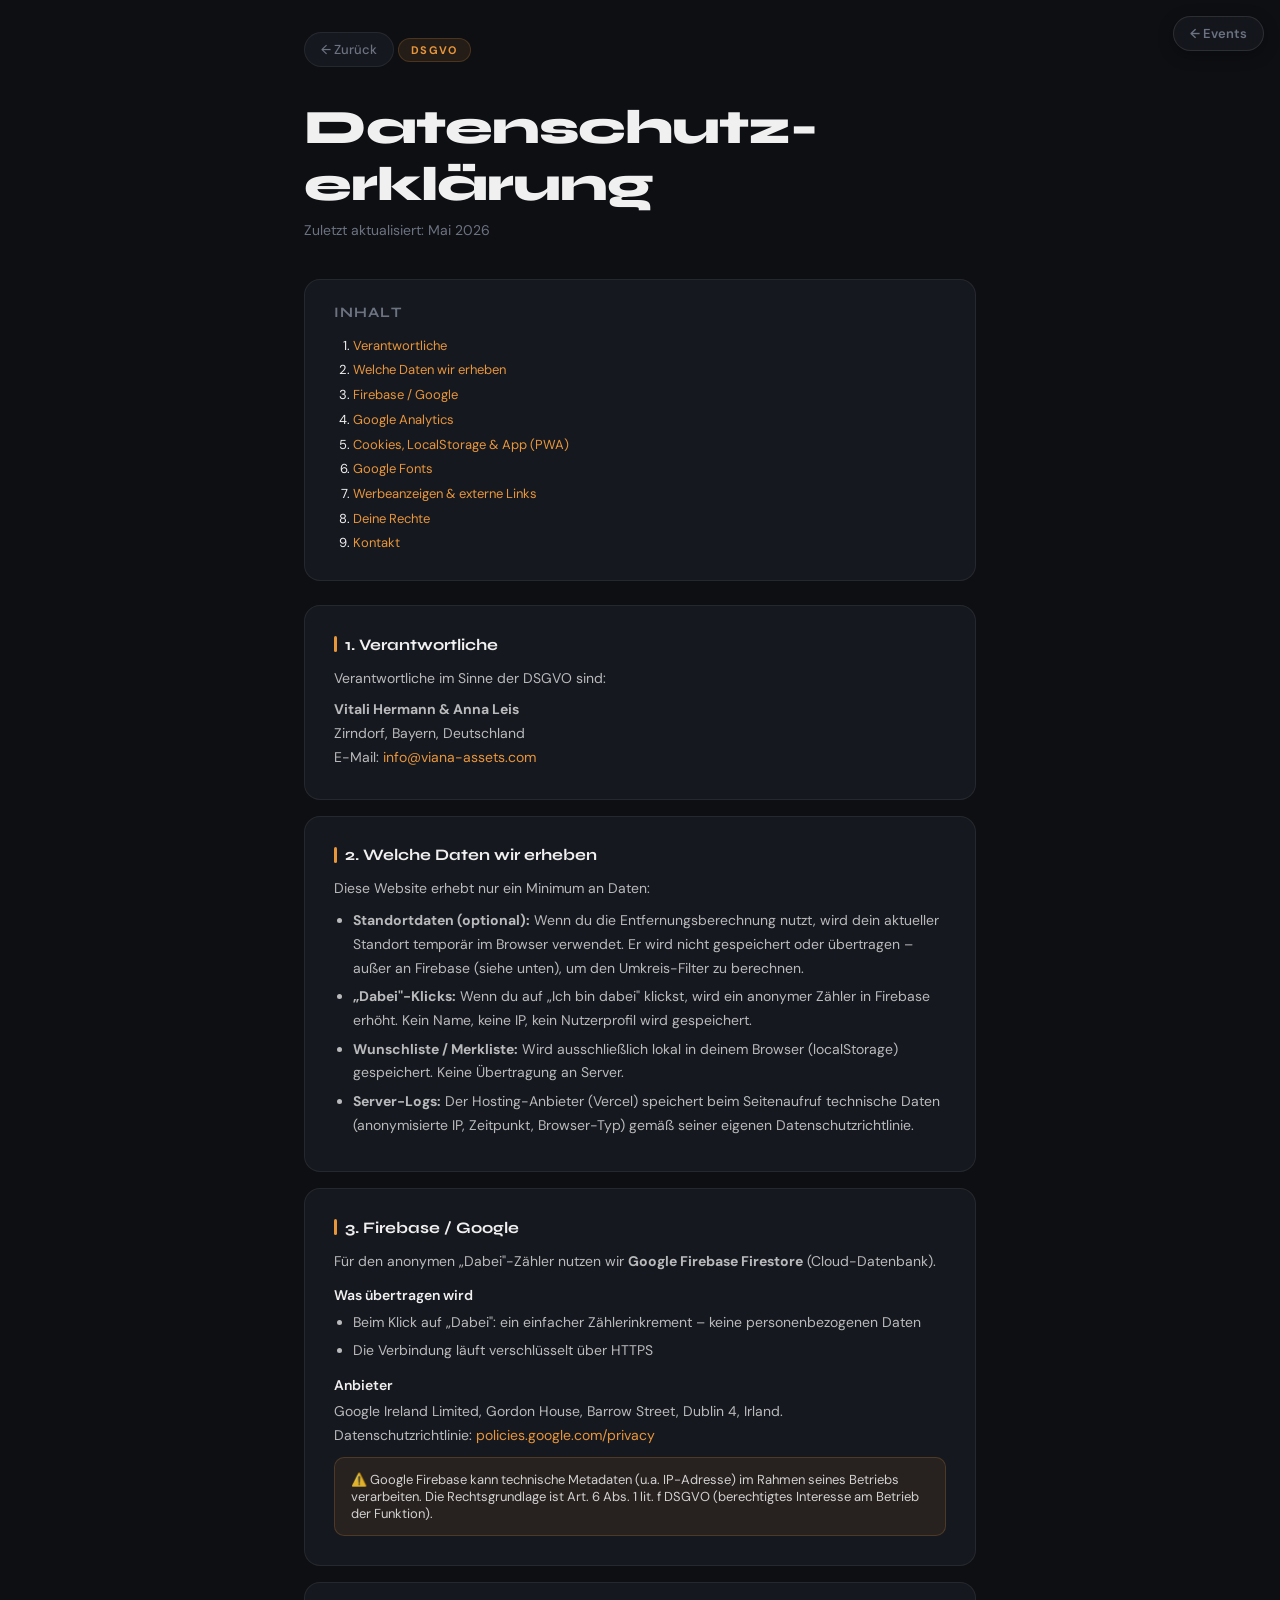
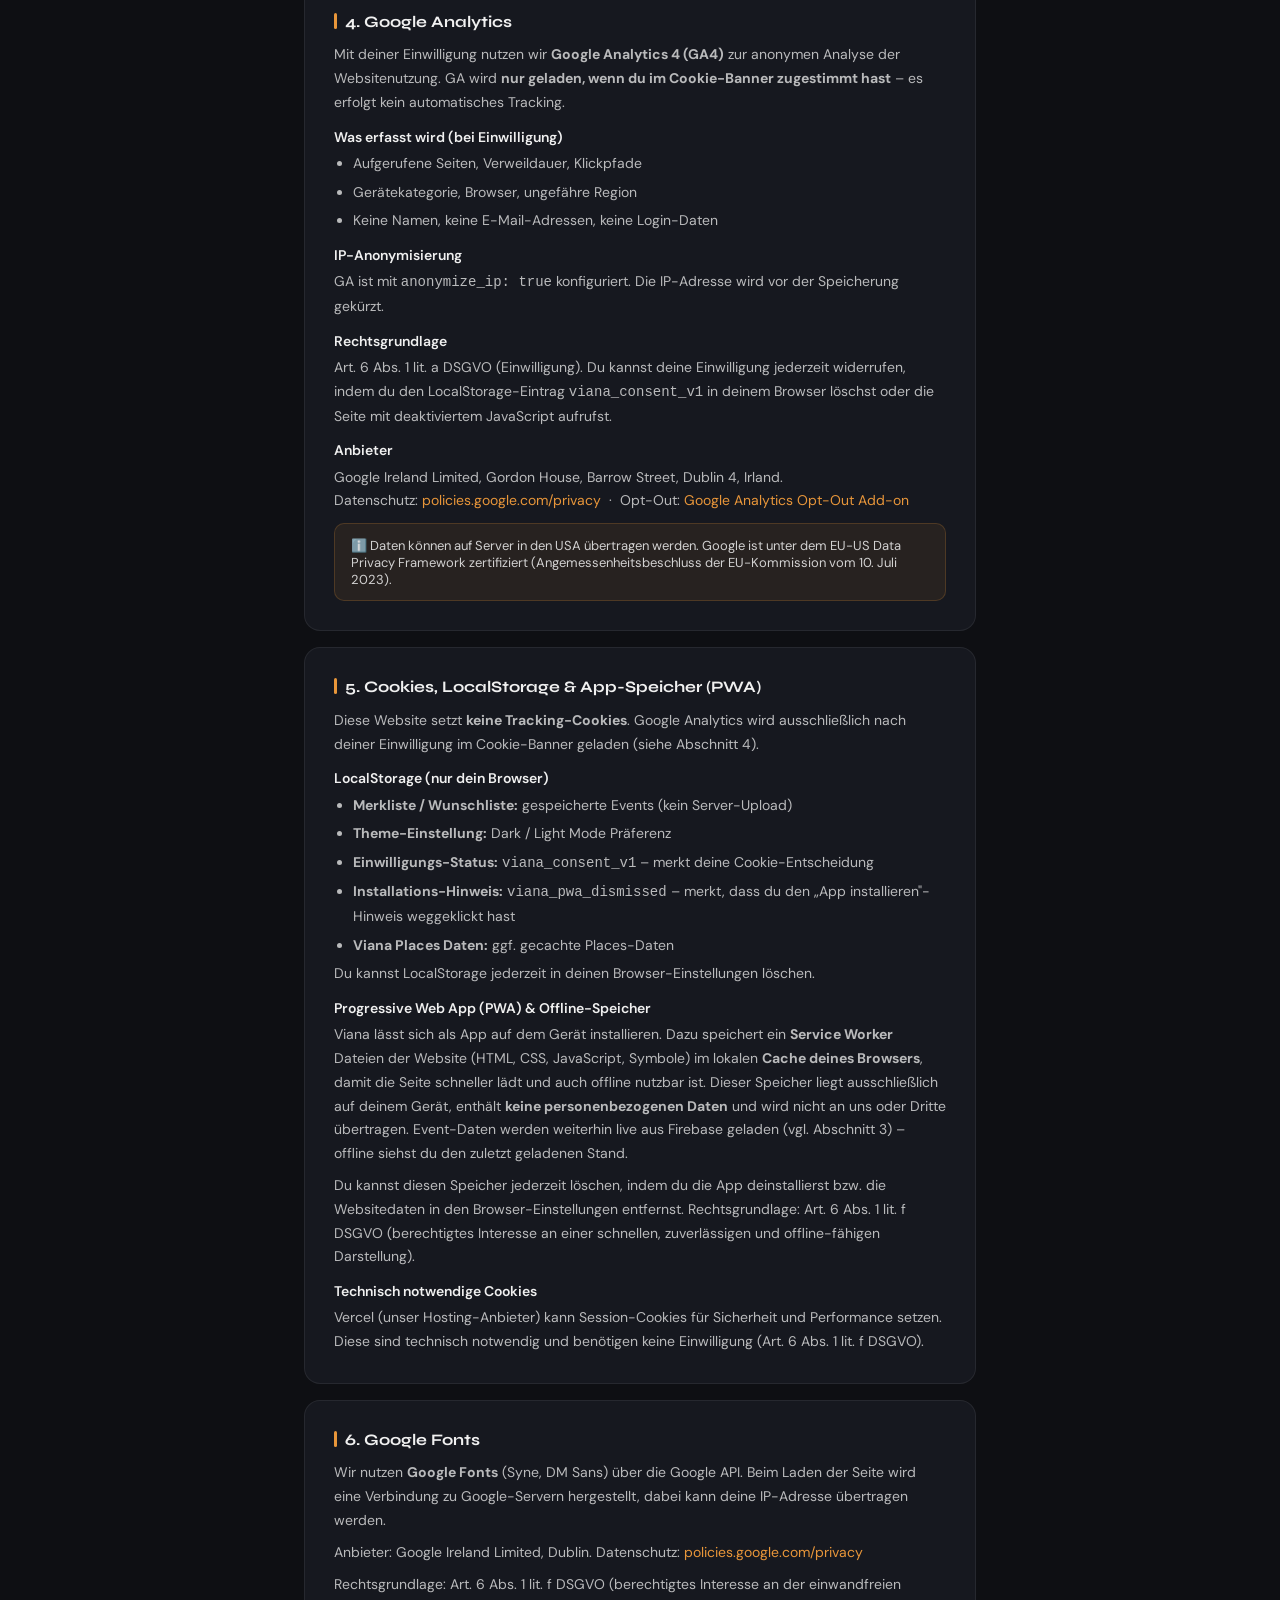
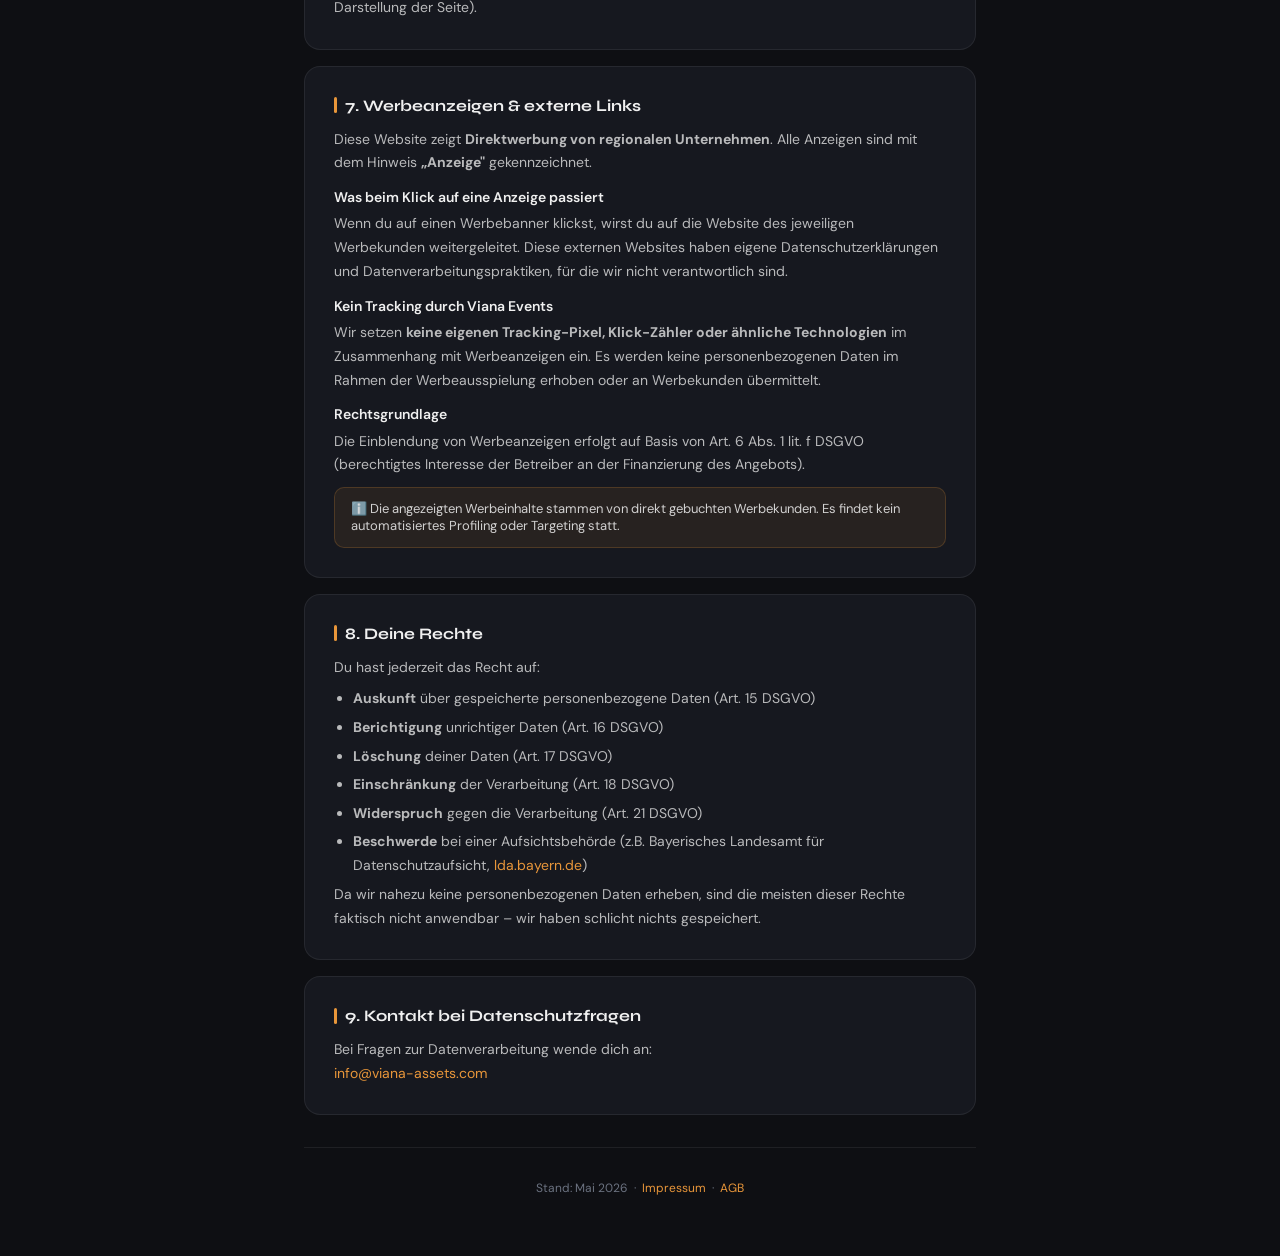
<file: datenschutz.html>
<!DOCTYPE html>
<html lang="de">
<head>
<meta charset="UTF-8">
<meta name="viewport" content="width=device-width, initial-scale=1.0">
<title>Datenschutz – Viana Events</title>
<link rel="icon" type="image/png" href="assets/icon-96x96.png">
<meta name="theme-color" content="#0e0f13">
<meta name="mobile-web-app-capable" content="yes">
<link rel="manifest" href="/manifest.webmanifest">
<link href="https://fonts.googleapis.com/css2?family=Syne:wght@700;800&family=DM+Sans:wght@400;500;600&display=swap" rel="stylesheet">
<link rel="stylesheet" href="css/base.css">
<style>
.legal-wrap { max-width:720px; margin:0 auto; padding:2rem 1.5rem 4rem; }
.legal-back { display:inline-flex; align-items:center; gap:6px; padding:8px 16px; border-radius:999px; border:1px solid var(--border); background:var(--surface); color:var(--muted); font-size:13px; font-weight:500; text-decoration:none; transition:all .18s; margin-bottom:2rem; }
.legal-back:hover { color:var(--text); border-color:rgba(255,255,255,.2); }
.legal-eyebrow { font-size:11px; font-weight:700; letter-spacing:.12em; text-transform:uppercase; color:var(--accent); background:rgba(232,150,58,.1); border:1px solid rgba(232,150,58,.2); padding:4px 12px; border-radius:999px; display:inline-block; margin-bottom:1rem; }
.legal-title { font-family:'Syne',sans-serif; font-size:clamp(2rem,5vw,3rem); font-weight:800; letter-spacing:-.02em; margin-bottom:.5rem; }
.legal-sub { font-size:14px; color:var(--muted); margin-bottom:2.5rem; }
.legal-card { background:var(--surface); border:1px solid var(--border); border-radius:16px; padding:1.8rem; margin-bottom:1rem; }
.legal-card h2 { font-family:'Syne',sans-serif; font-size:1rem; font-weight:700; margin-bottom:.8rem; color:var(--text); display:flex; align-items:center; gap:8px; }
.legal-card h2::before { content:''; width:3px; height:1em; background:var(--accent); border-radius:2px; display:inline-block; flex-shrink:0; }
.legal-card h3 { font-size:.875rem; font-weight:600; color:var(--text); margin:.8rem 0 .4rem; }
.legal-card p, .legal-card li { font-size:14px; line-height:1.7; color:rgba(240,240,240,.75); margin-bottom:.5rem; }
.legal-card ul { padding-left:1.2rem; }
.legal-card li { margin-bottom:.3rem; }
.legal-card p:last-child { margin-bottom:0; }
.legal-card a { color:var(--accent); text-decoration:none; }
.legal-card a:hover { text-decoration:underline; }
.legal-card .highlight { background:rgba(232,150,58,.08); border:1px solid rgba(232,150,58,.2); border-radius:10px; padding:.8rem 1rem; margin-top:.6rem; font-size:13px; color:rgba(240,240,240,.85); }
.legal-divider { height:1px; background:var(--border); margin:2rem 0; }
.toc { background:var(--surface); border:1px solid var(--border); border-radius:16px; padding:1.5rem 1.8rem; margin-bottom:1.5rem; }
.toc h2 { font-family:'Syne',sans-serif; font-size:.9rem; font-weight:700; color:var(--muted); text-transform:uppercase; letter-spacing:.08em; margin-bottom:.8rem; }
.toc ol { padding-left:1.2rem; }
.toc li { font-size:13px; line-height:1.9; }
.toc a { color:var(--accent); text-decoration:none; }
.toc a:hover { text-decoration:underline; }
</style>
</head>
<body>

<a href="index.html" style="position:fixed;top:16px;right:16px;z-index:9000;display:flex;align-items:center;gap:6px;padding:8px 16px;background:rgba(22,24,31,.85);backdrop-filter:blur(12px);border:1px solid rgba(255,255,255,.1);border-radius:999px;color:#6b7280;font-size:13px;font-weight:600;font-family:'DM Sans',sans-serif;text-decoration:none;box-shadow:0 4px 16px rgba(0,0,0,.3);">← Events</a>

<main class="legal-wrap">
  <a href="index.html" class="legal-back">← Zurück</a>

  <div class="legal-eyebrow">DSGVO</div>
  <h1 class="legal-title">Datenschutz&shy;erklärung</h1>
  <p class="legal-sub">Zuletzt aktualisiert: Mai 2026</p>

  <div class="toc">
    <h2>Inhalt</h2>
    <ol>
      <li><a href="#verantwortliche">Verantwortliche</a></li>
      <li><a href="#erhobene-daten">Welche Daten wir erheben</a></li>
      <li><a href="#firebase">Firebase / Google</a></li>
      <li><a href="#analytics">Google Analytics</a></li>
      <li><a href="#cookies">Cookies, LocalStorage &amp; App (PWA)</a></li>
      <li><a href="#fonts">Google Fonts</a></li>
      <li><a href="#werbung">Werbeanzeigen &amp; externe Links</a></li>
      <li><a href="#rechte">Deine Rechte</a></li>
      <li><a href="#kontakt">Kontakt</a></li>
    </ol>
  </div>

  <div class="legal-card" id="verantwortliche">
    <h2>1. Verantwortliche</h2>
    <p>Verantwortliche im Sinne der DSGVO sind:</p>
    <p><strong>Vitali Hermann &amp; Anna Leis</strong><br>
    Zirndorf, Bayern, Deutschland<br>
    E-Mail: <a href="mailto:info@viana-assets.com">info@viana-assets.com</a></p>
  </div>

  <div class="legal-card" id="erhobene-daten">
    <h2>2. Welche Daten wir erheben</h2>
    <p>Diese Website erhebt nur ein Minimum an Daten:</p>
    <ul>
      <li><strong>Standortdaten (optional):</strong> Wenn du die Entfernungsberechnung nutzt, wird dein aktueller Standort temporär im Browser verwendet. Er wird nicht gespeichert oder übertragen – außer an Firebase (siehe unten), um den Umkreis-Filter zu berechnen.</li>
      <li><strong>„Dabei"-Klicks:</strong> Wenn du auf „Ich bin dabei" klickst, wird ein anonymer Zähler in Firebase erhöht. Kein Name, keine IP, kein Nutzerprofil wird gespeichert.</li>
      <li><strong>Wunschliste / Merkliste:</strong> Wird ausschließlich lokal in deinem Browser (localStorage) gespeichert. Keine Übertragung an Server.</li>
      <li><strong>Server-Logs:</strong> Der Hosting-Anbieter (Vercel) speichert beim Seitenaufruf technische Daten (anonymisierte IP, Zeitpunkt, Browser-Typ) gemäß seiner eigenen Datenschutzrichtlinie.</li>
    </ul>
  </div>

  <div class="legal-card" id="firebase">
    <h2>3. Firebase / Google</h2>
    <p>Für den anonymen „Dabei"-Zähler nutzen wir <strong>Google Firebase Firestore</strong> (Cloud-Datenbank).</p>
    <h3>Was übertragen wird</h3>
    <ul>
      <li>Beim Klick auf „Dabei": ein einfacher Zählerinkrement – keine personenbezogenen Daten</li>
      <li>Die Verbindung läuft verschlüsselt über HTTPS</li>
    </ul>
    <h3>Anbieter</h3>
    <p>Google Ireland Limited, Gordon House, Barrow Street, Dublin 4, Irland.<br>
    Datenschutzrichtlinie: <a href="https://policies.google.com/privacy" target="_blank" rel="noopener">policies.google.com/privacy</a></p>
    <div class="highlight">⚠️ Google Firebase kann technische Metadaten (u.a. IP-Adresse) im Rahmen seines Betriebs verarbeiten. Die Rechtsgrundlage ist Art. 6 Abs. 1 lit. f DSGVO (berechtigtes Interesse am Betrieb der Funktion).</div>
  </div>

  
  <div class="legal-card" id="analytics">
    <h2>4. Google Analytics</h2>
    <p>Mit deiner Einwilligung nutzen wir <strong>Google Analytics 4 (GA4)</strong> zur anonymen Analyse der Websitenutzung. GA wird <strong>nur geladen, wenn du im Cookie-Banner zugestimmt hast</strong> – es erfolgt kein automatisches Tracking.</p>
    <h3>Was erfasst wird (bei Einwilligung)</h3>
    <ul>
      <li>Aufgerufene Seiten, Verweildauer, Klickpfade</li>
      <li>Gerätekategorie, Browser, ungefähre Region</li>
      <li>Keine Namen, keine E-Mail-Adressen, keine Login-Daten</li>
    </ul>
    <h3>IP-Anonymisierung</h3>
    <p>GA ist mit <code>anonymize_ip: true</code> konfiguriert. Die IP-Adresse wird vor der Speicherung gekürzt.</p>
    <h3>Rechtsgrundlage</h3>
    <p>Art. 6 Abs. 1 lit. a DSGVO (Einwilligung). Du kannst deine Einwilligung jederzeit widerrufen, indem du den LocalStorage-Eintrag <code>viana_consent_v1</code> in deinem Browser löschst oder die Seite mit deaktiviertem JavaScript aufrufst.</p>
    <h3>Anbieter</h3>
    <p>Google Ireland Limited, Gordon House, Barrow Street, Dublin 4, Irland.<br>
    Datenschutz: <a href="https://policies.google.com/privacy" target="_blank" rel="noopener">policies.google.com/privacy</a> &nbsp;·&nbsp;
    Opt-Out: <a href="https://tools.google.com/dlpage/gaoptout" target="_blank" rel="noopener">Google Analytics Opt-Out Add-on</a></p>
    <div class="highlight">ℹ️ Daten können auf Server in den USA übertragen werden. Google ist unter dem EU-US Data Privacy Framework zertifiziert (Angemessenheitsbeschluss der EU-Kommission vom 10. Juli 2023).</div>
  </div>

<div class="legal-card" id="cookies">
    <h2>5. Cookies, LocalStorage &amp; App-Speicher (PWA)</h2>
    <p>Diese Website setzt <strong>keine Tracking-Cookies</strong>. Google Analytics wird ausschließlich nach deiner Einwilligung im Cookie-Banner geladen (siehe Abschnitt 4).</p>
    <h3>LocalStorage (nur dein Browser)</h3>
    <ul>
      <li><strong>Merkliste / Wunschliste:</strong> gespeicherte Events (kein Server-Upload)</li>
      <li><strong>Theme-Einstellung:</strong> Dark / Light Mode Präferenz</li>
      <li><strong>Einwilligungs-Status:</strong> <code>viana_consent_v1</code> – merkt deine Cookie-Entscheidung</li>
      <li><strong>Installations-Hinweis:</strong> <code>viana_pwa_dismissed</code> – merkt, dass du den „App installieren"-Hinweis weggeklickt hast</li>
      <li><strong>Viana Places Daten:</strong> ggf. gecachte Places-Daten</li>
    </ul>
    <p>Du kannst LocalStorage jederzeit in deinen Browser-Einstellungen löschen.</p>
    <h3>Progressive Web App (PWA) &amp; Offline-Speicher</h3>
    <p>Viana lässt sich als App auf dem Gerät installieren. Dazu speichert ein <strong>Service Worker</strong> Dateien der Website (HTML, CSS, JavaScript, Symbole) im lokalen <strong>Cache deines Browsers</strong>, damit die Seite schneller lädt und auch offline nutzbar ist. Dieser Speicher liegt ausschließlich auf deinem Gerät, enthält <strong>keine personenbezogenen Daten</strong> und wird nicht an uns oder Dritte übertragen. Event-Daten werden weiterhin live aus Firebase geladen (vgl. Abschnitt 3) – offline siehst du den zuletzt geladenen Stand.</p>
    <p>Du kannst diesen Speicher jederzeit löschen, indem du die App deinstallierst bzw. die Websitedaten in den Browser-Einstellungen entfernst. Rechtsgrundlage: Art. 6 Abs. 1 lit. f DSGVO (berechtigtes Interesse an einer schnellen, zuverlässigen und offline-fähigen Darstellung).</p>
    <h3>Technisch notwendige Cookies</h3>
    <p>Vercel (unser Hosting-Anbieter) kann Session-Cookies für Sicherheit und Performance setzen. Diese sind technisch notwendig und benötigen keine Einwilligung (Art. 6 Abs. 1 lit. f DSGVO).</p>
  </div>

  <div class="legal-card" id="fonts">
    <h2>6. Google Fonts</h2>
    <p>Wir nutzen <strong>Google Fonts</strong> (Syne, DM Sans) über die Google API. Beim Laden der Seite wird eine Verbindung zu Google-Servern hergestellt, dabei kann deine IP-Adresse übertragen werden.</p>
    <p>Anbieter: Google Ireland Limited, Dublin. Datenschutz: <a href="https://policies.google.com/privacy" target="_blank" rel="noopener">policies.google.com/privacy</a></p>
    <p>Rechtsgrundlage: Art. 6 Abs. 1 lit. f DSGVO (berechtigtes Interesse an der einwandfreien Darstellung der Seite).</p>
  </div>

  <div class="legal-card" id="werbung">
    <h2>7. Werbeanzeigen &amp; externe Links</h2>
    <p>Diese Website zeigt <strong>Direktwerbung von regionalen Unternehmen</strong>. Alle Anzeigen sind mit dem Hinweis <strong>„Anzeige"</strong> gekennzeichnet.</p>
    <h3>Was beim Klick auf eine Anzeige passiert</h3>
    <p>Wenn du auf einen Werbebanner klickst, wirst du auf die Website des jeweiligen Werbekunden weitergeleitet. Diese externen Websites haben eigene Datenschutzerklärungen und Datenverarbeitungspraktiken, für die wir nicht verantwortlich sind.</p>
    <h3>Kein Tracking durch Viana Events</h3>
    <p>Wir setzen <strong>keine eigenen Tracking-Pixel, Klick-Zähler oder ähnliche Technologien</strong> im Zusammenhang mit Werbeanzeigen ein. Es werden keine personenbezogenen Daten im Rahmen der Werbeausspielung erhoben oder an Werbekunden übermittelt.</p>
    <h3>Rechtsgrundlage</h3>
    <p>Die Einblendung von Werbeanzeigen erfolgt auf Basis von Art. 6 Abs. 1 lit. f DSGVO (berechtigtes Interesse der Betreiber an der Finanzierung des Angebots).</p>
    <div class="highlight">ℹ️ Die angezeigten Werbeinhalte stammen von direkt gebuchten Werbekunden. Es findet kein automatisiertes Profiling oder Targeting statt.</div>
  </div>

  <div class="legal-card" id="rechte">
    <h2>8. Deine Rechte</h2>
    <p>Du hast jederzeit das Recht auf:</p>
    <ul>
      <li><strong>Auskunft</strong> über gespeicherte personenbezogene Daten (Art. 15 DSGVO)</li>
      <li><strong>Berichtigung</strong> unrichtiger Daten (Art. 16 DSGVO)</li>
      <li><strong>Löschung</strong> deiner Daten (Art. 17 DSGVO)</li>
      <li><strong>Einschränkung</strong> der Verarbeitung (Art. 18 DSGVO)</li>
      <li><strong>Widerspruch</strong> gegen die Verarbeitung (Art. 21 DSGVO)</li>
      <li><strong>Beschwerde</strong> bei einer Aufsichtsbehörde (z.B. Bayerisches Landesamt für Datenschutzaufsicht, <a href="https://www.lda.bayern.de" target="_blank" rel="noopener">lda.bayern.de</a>)</li>
    </ul>
    <p>Da wir nahezu keine personenbezogenen Daten erheben, sind die meisten dieser Rechte faktisch nicht anwendbar – wir haben schlicht nichts gespeichert.</p>
  </div>

  <div class="legal-card" id="kontakt">
    <h2>9. Kontakt bei Datenschutzfragen</h2>
    <p>Bei Fragen zur Datenverarbeitung wende dich an:<br>
    <a href="mailto:info@viana-assets.com">info@viana-assets.com</a></p>
  </div>

  <div class="legal-divider"></div>
  <p style="font-size:12px;color:var(--muted);text-align:center">Stand: Mai 2026 &nbsp;·&nbsp; <a href="impressum.html" style="color:var(--accent);text-decoration:none">Impressum</a> &nbsp;·&nbsp; <a href="agb.html" style="color:var(--accent);text-decoration:none">AGB</a></p>
</main>

<script src="js/pwa.js?v=20260531"></script>
</body>
</html>
</file>
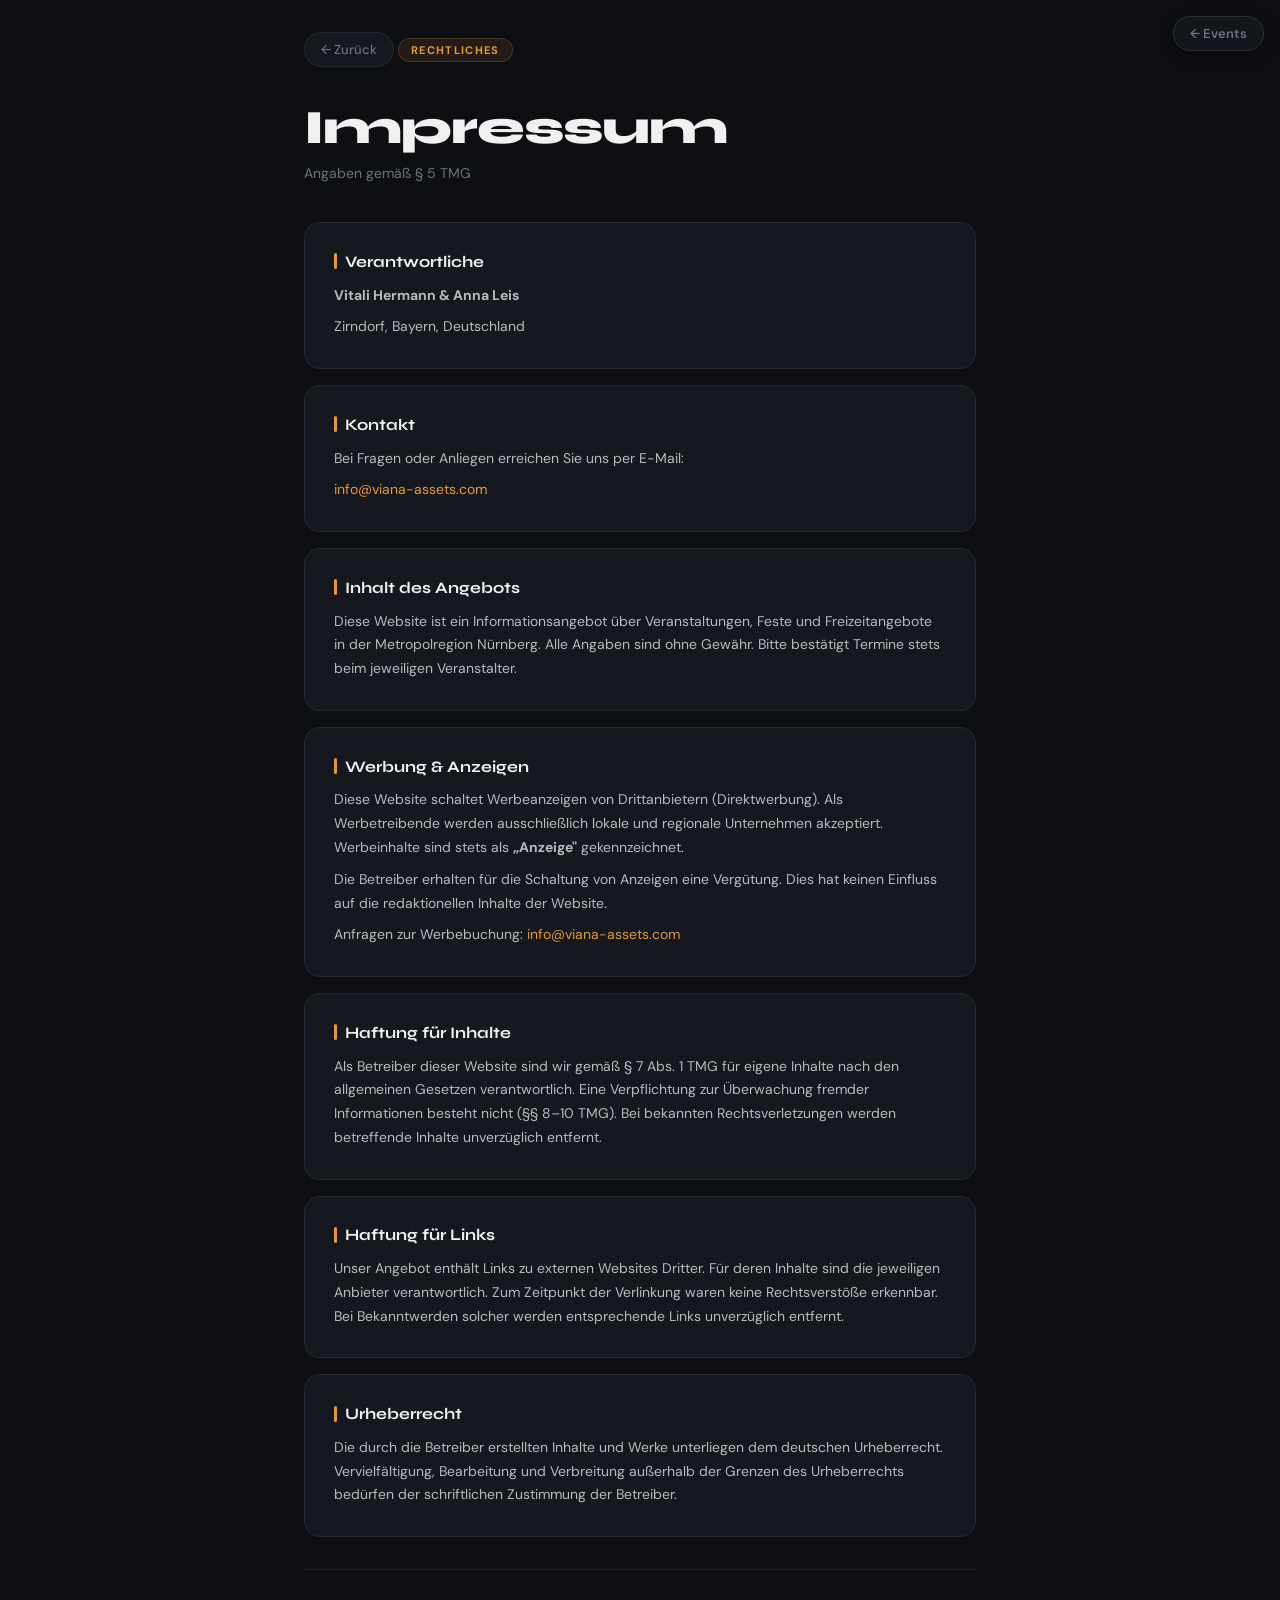
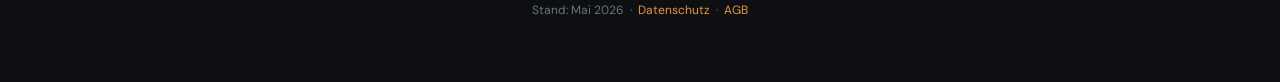
<file: impressum.html>
<!DOCTYPE html>
<html lang="de">
<head>
<meta charset="UTF-8">
<meta name="viewport" content="width=device-width, initial-scale=1.0">
<title>Impressum – Viana Events</title>
<link rel="icon" type="image/png" href="assets/icon-96x96.png">
<meta name="theme-color" content="#0e0f13">
<meta name="mobile-web-app-capable" content="yes">
<link rel="manifest" href="/manifest.webmanifest">
<link href="https://fonts.googleapis.com/css2?family=Syne:wght@700;800&family=DM+Sans:wght@400;500;600&display=swap" rel="stylesheet">
<link rel="stylesheet" href="css/base.css">
<style>
.legal-wrap { max-width: 720px; margin: 0 auto; padding: 2rem 1.5rem 4rem; }
.legal-back { display:inline-flex; align-items:center; gap:6px; padding:8px 16px; border-radius:999px; border:1px solid var(--border); background:var(--surface); color:var(--muted); font-size:13px; font-weight:500; text-decoration:none; transition:all .18s; margin-bottom:2rem; }
.legal-back:hover { color:var(--text); border-color:rgba(255,255,255,.2); }
.legal-eyebrow { font-size:11px; font-weight:700; letter-spacing:.12em; text-transform:uppercase; color:var(--accent); background:rgba(232,150,58,.1); border:1px solid rgba(232,150,58,.2); padding:4px 12px; border-radius:999px; display:inline-block; margin-bottom:1rem; }
.legal-title { font-family:'Syne',sans-serif; font-size:clamp(2rem,5vw,3rem); font-weight:800; letter-spacing:-.02em; margin-bottom:.5rem; }
.legal-sub { font-size:14px; color:var(--muted); margin-bottom:2.5rem; }
.legal-card { background:var(--surface); border:1px solid var(--border); border-radius:16px; padding:1.8rem; margin-bottom:1rem; }
.legal-card h2 { font-family:'Syne',sans-serif; font-size:1rem; font-weight:700; margin-bottom:.8rem; color:var(--text); display:flex; align-items:center; gap:8px; }
.legal-card h2::before { content:''; width:3px; height:1em; background:var(--accent); border-radius:2px; display:inline-block; flex-shrink:0; }
.legal-card p { font-size:14px; line-height:1.7; color:rgba(240,240,240,.75); margin-bottom:.5rem; }
.legal-card p:last-child { margin-bottom:0; }
.legal-card a { color:var(--accent); text-decoration:none; }
.legal-card a:hover { text-decoration:underline; }
.legal-divider { height:1px; background:var(--border); margin:2rem 0; }
</style>
</head>
<body>

<a href="index.html" class="places-corner" style="position:fixed;top:16px;right:16px;z-index:9000;display:flex;align-items:center;gap:6px;padding:8px 16px;background:rgba(22,24,31,.85);backdrop-filter:blur(12px);border:1px solid rgba(255,255,255,.1);border-radius:999px;color:#6b7280;font-size:13px;font-weight:600;font-family:'DM Sans',sans-serif;text-decoration:none;transition:all .2s;box-shadow:0 4px 16px rgba(0,0,0,.3);">← Events</a>

<main class="legal-wrap">
  <a href="index.html" class="legal-back">← Zurück</a>

  <div class="legal-eyebrow">Rechtliches</div>
  <h1 class="legal-title">Impressum</h1>
  <p class="legal-sub">Angaben gemäß § 5 TMG</p>

  <div class="legal-card">
    <h2>Verantwortliche</h2>
    <p><strong>Vitali Hermann &amp; Anna Leis</strong></p>
    <p>Zirndorf, Bayern, Deutschland</p>
  </div>

  <div class="legal-card">
    <h2>Kontakt</h2>
    <p>Bei Fragen oder Anliegen erreichen Sie uns per E-Mail:</p>
    <p><a href="mailto:info@viana-assets.com">info@viana-assets.com</a></p>
  </div>

  <div class="legal-card">
    <h2>Inhalt des Angebots</h2>
    <p>Diese Website ist ein Informationsangebot über Veranstaltungen, Feste und Freizeitangebote in der Metropolregion Nürnberg. Alle Angaben sind ohne Gewähr. Bitte bestätigt Termine stets beim jeweiligen Veranstalter.</p>
  </div>

  <div class="legal-card">
    <h2>Werbung &amp; Anzeigen</h2>
    <p>Diese Website schaltet Werbeanzeigen von Drittanbietern (Direktwerbung). Als Werbetreibende werden ausschließlich lokale und regionale Unternehmen akzeptiert. Werbeinhalte sind stets als <strong>„Anzeige"</strong> gekennzeichnet.</p>
    <p>Die Betreiber erhalten für die Schaltung von Anzeigen eine Vergütung. Dies hat keinen Einfluss auf die redaktionellen Inhalte der Website.</p>
    <p>Anfragen zur Werbebuchung: <a href="mailto:info@viana-assets.com">info@viana-assets.com</a></p>
  </div>

  <div class="legal-card">
    <h2>Haftung für Inhalte</h2>
    <p>Als Betreiber dieser Website sind wir gemäß § 7 Abs. 1 TMG für eigene Inhalte nach den allgemeinen Gesetzen verantwortlich. Eine Verpflichtung zur Überwachung fremder Informationen besteht nicht (§§ 8–10 TMG). Bei bekannten Rechtsverletzungen werden betreffende Inhalte unverzüglich entfernt.</p>
  </div>

  <div class="legal-card">
    <h2>Haftung für Links</h2>
    <p>Unser Angebot enthält Links zu externen Websites Dritter. Für deren Inhalte sind die jeweiligen Anbieter verantwortlich. Zum Zeitpunkt der Verlinkung waren keine Rechtsverstöße erkennbar. Bei Bekanntwerden solcher werden entsprechende Links unverzüglich entfernt.</p>
  </div>

  <div class="legal-card">
    <h2>Urheberrecht</h2>
    <p>Die durch die Betreiber erstellten Inhalte und Werke unterliegen dem deutschen Urheberrecht. Vervielfältigung, Bearbeitung und Verbreitung außerhalb der Grenzen des Urheberrechts bedürfen der schriftlichen Zustimmung der Betreiber.</p>
  </div>

  <div class="legal-divider"></div>
  <p style="font-size:12px;color:var(--muted);text-align:center">Stand: Mai 2026 &nbsp;·&nbsp; <a href="datenschutz.html" style="color:var(--accent);text-decoration:none">Datenschutz</a> &nbsp;·&nbsp; <a href="agb.html" style="color:var(--accent);text-decoration:none">AGB</a></p>
</main>

<script src="js/pwa.js?v=20260531"></script>
</body>
</html>
</file>
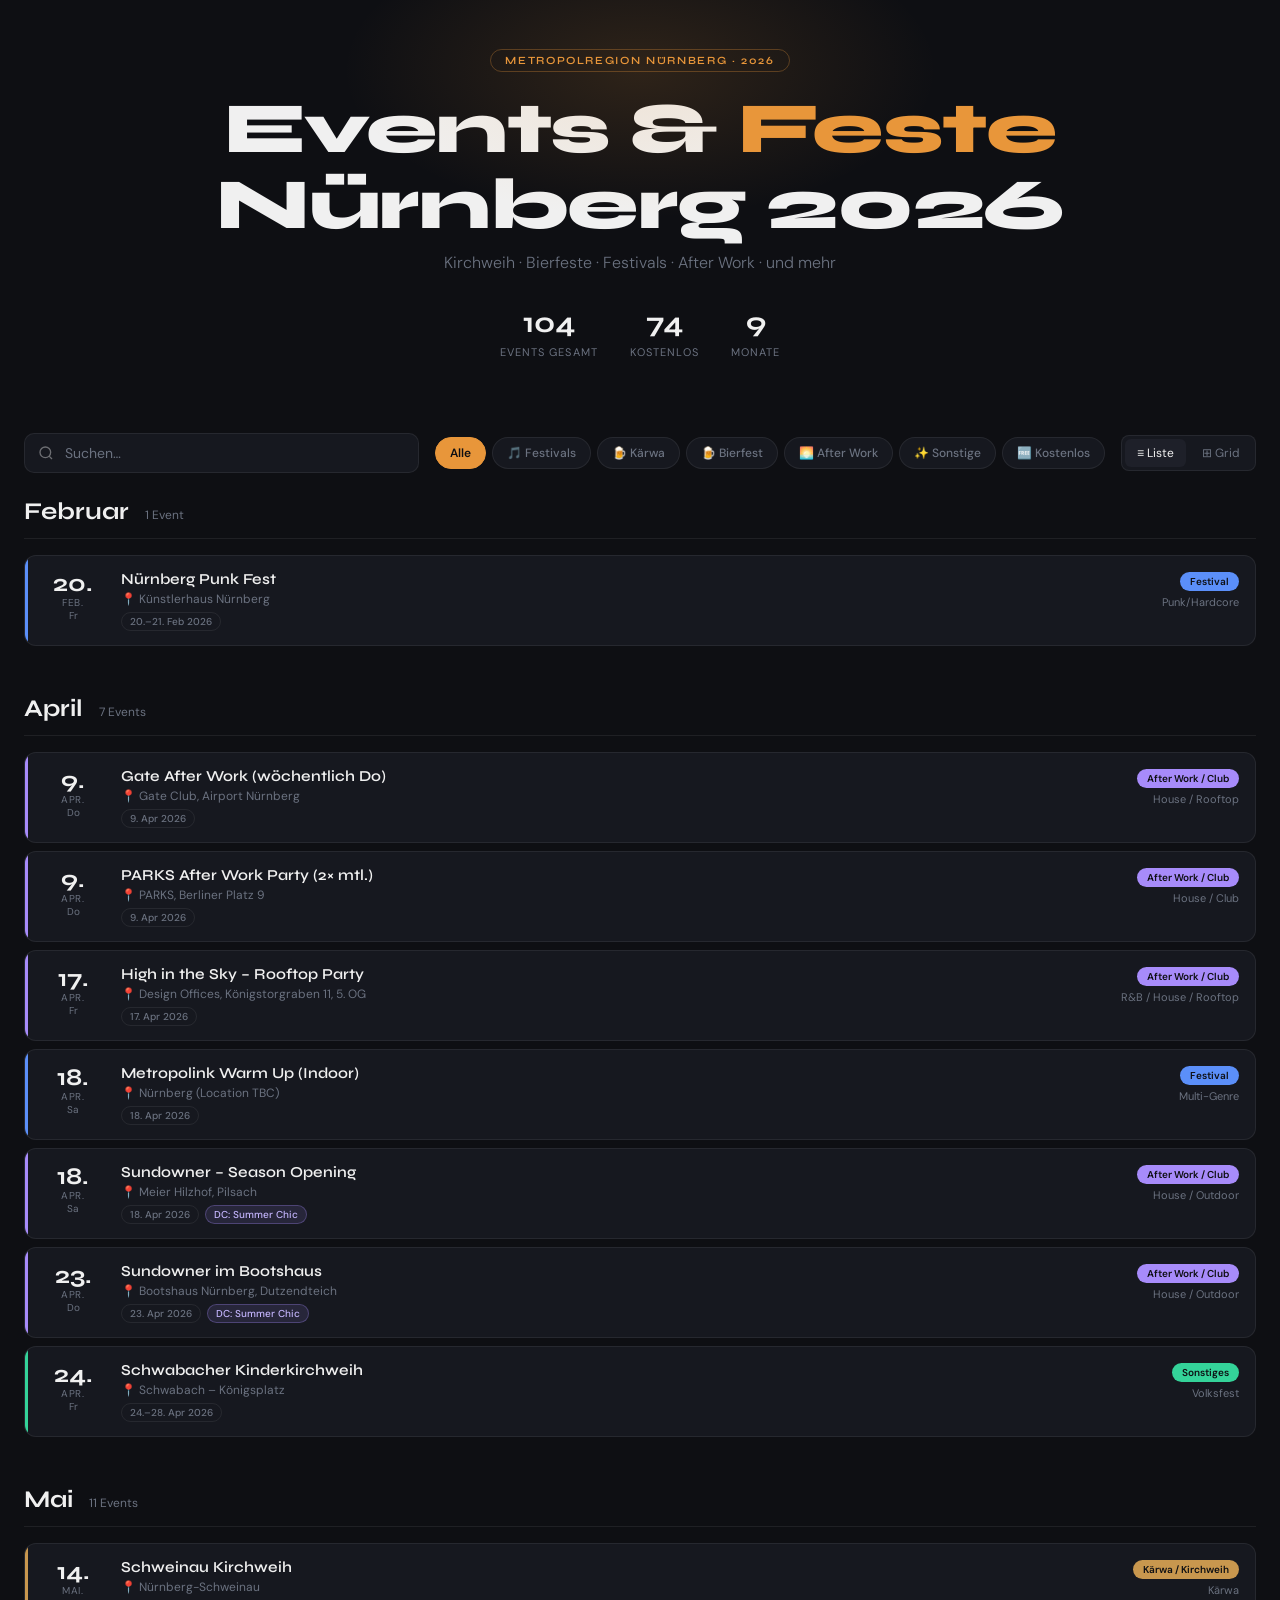
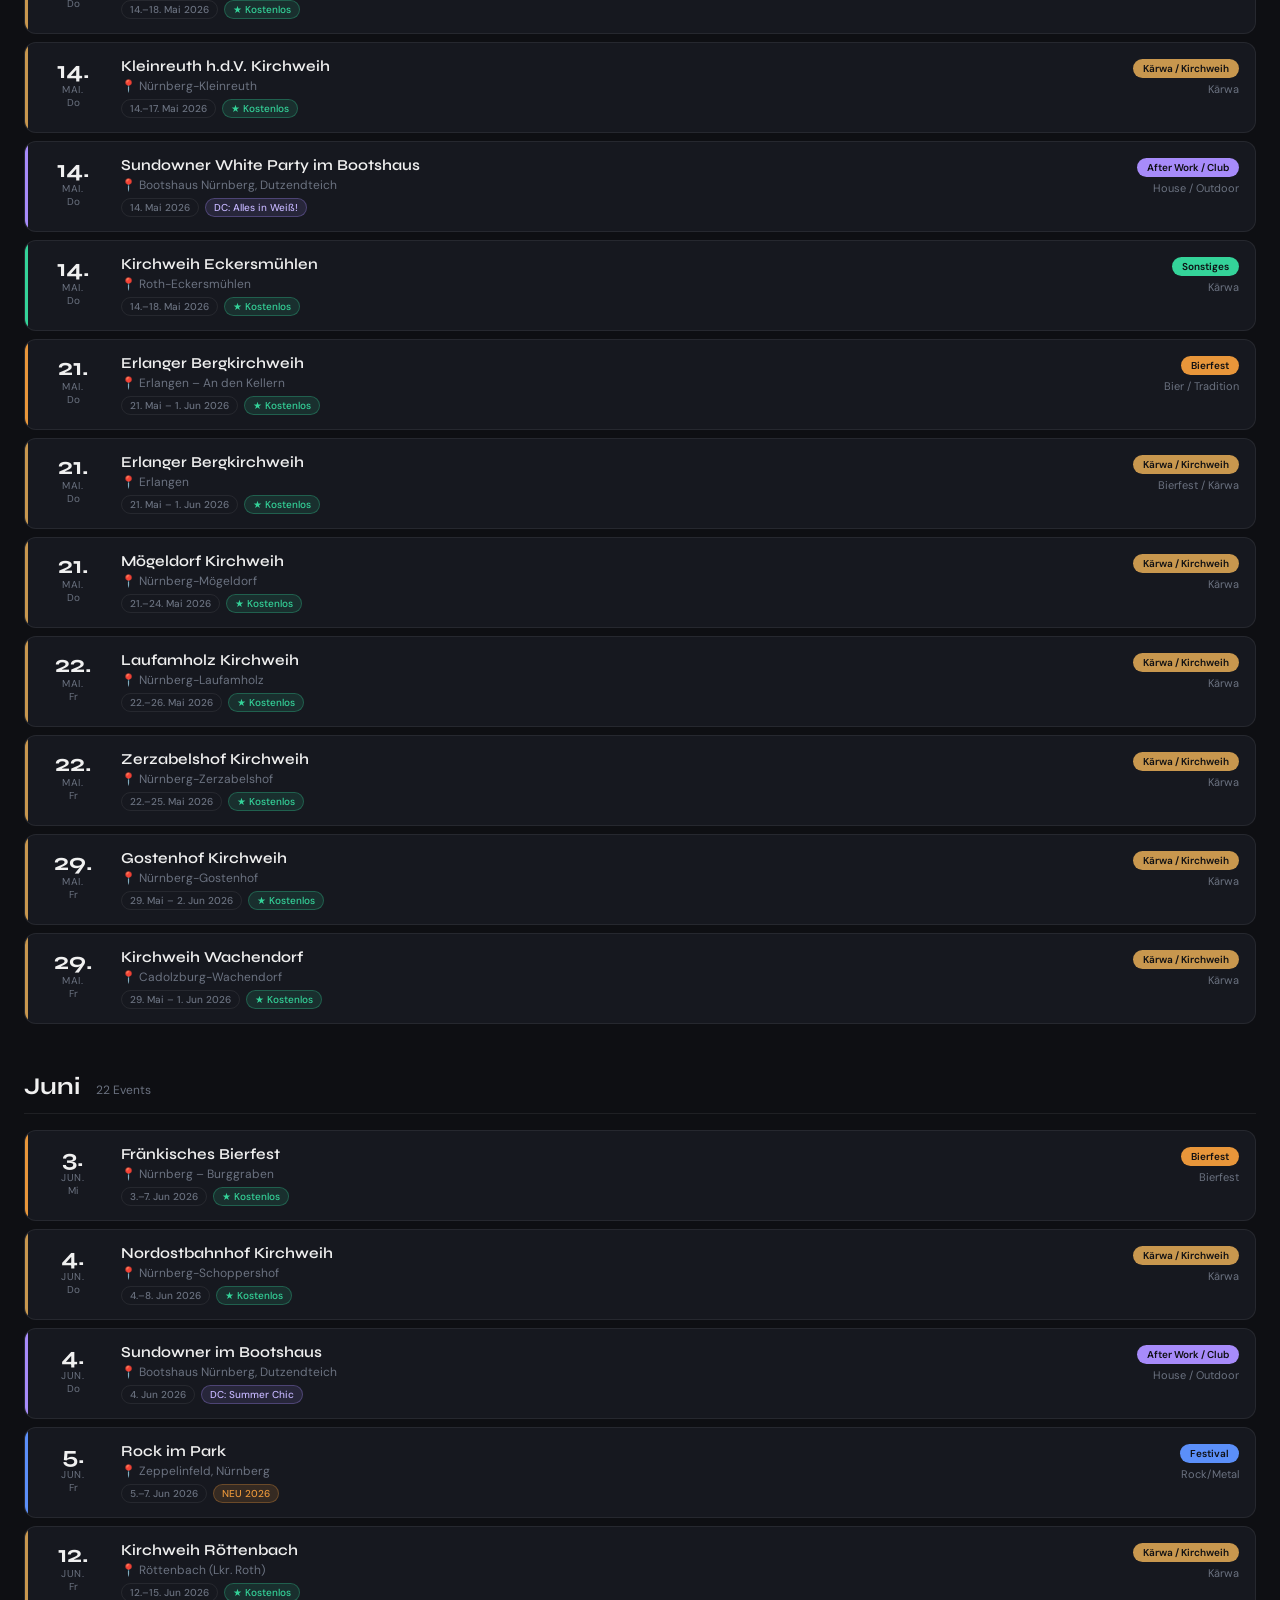
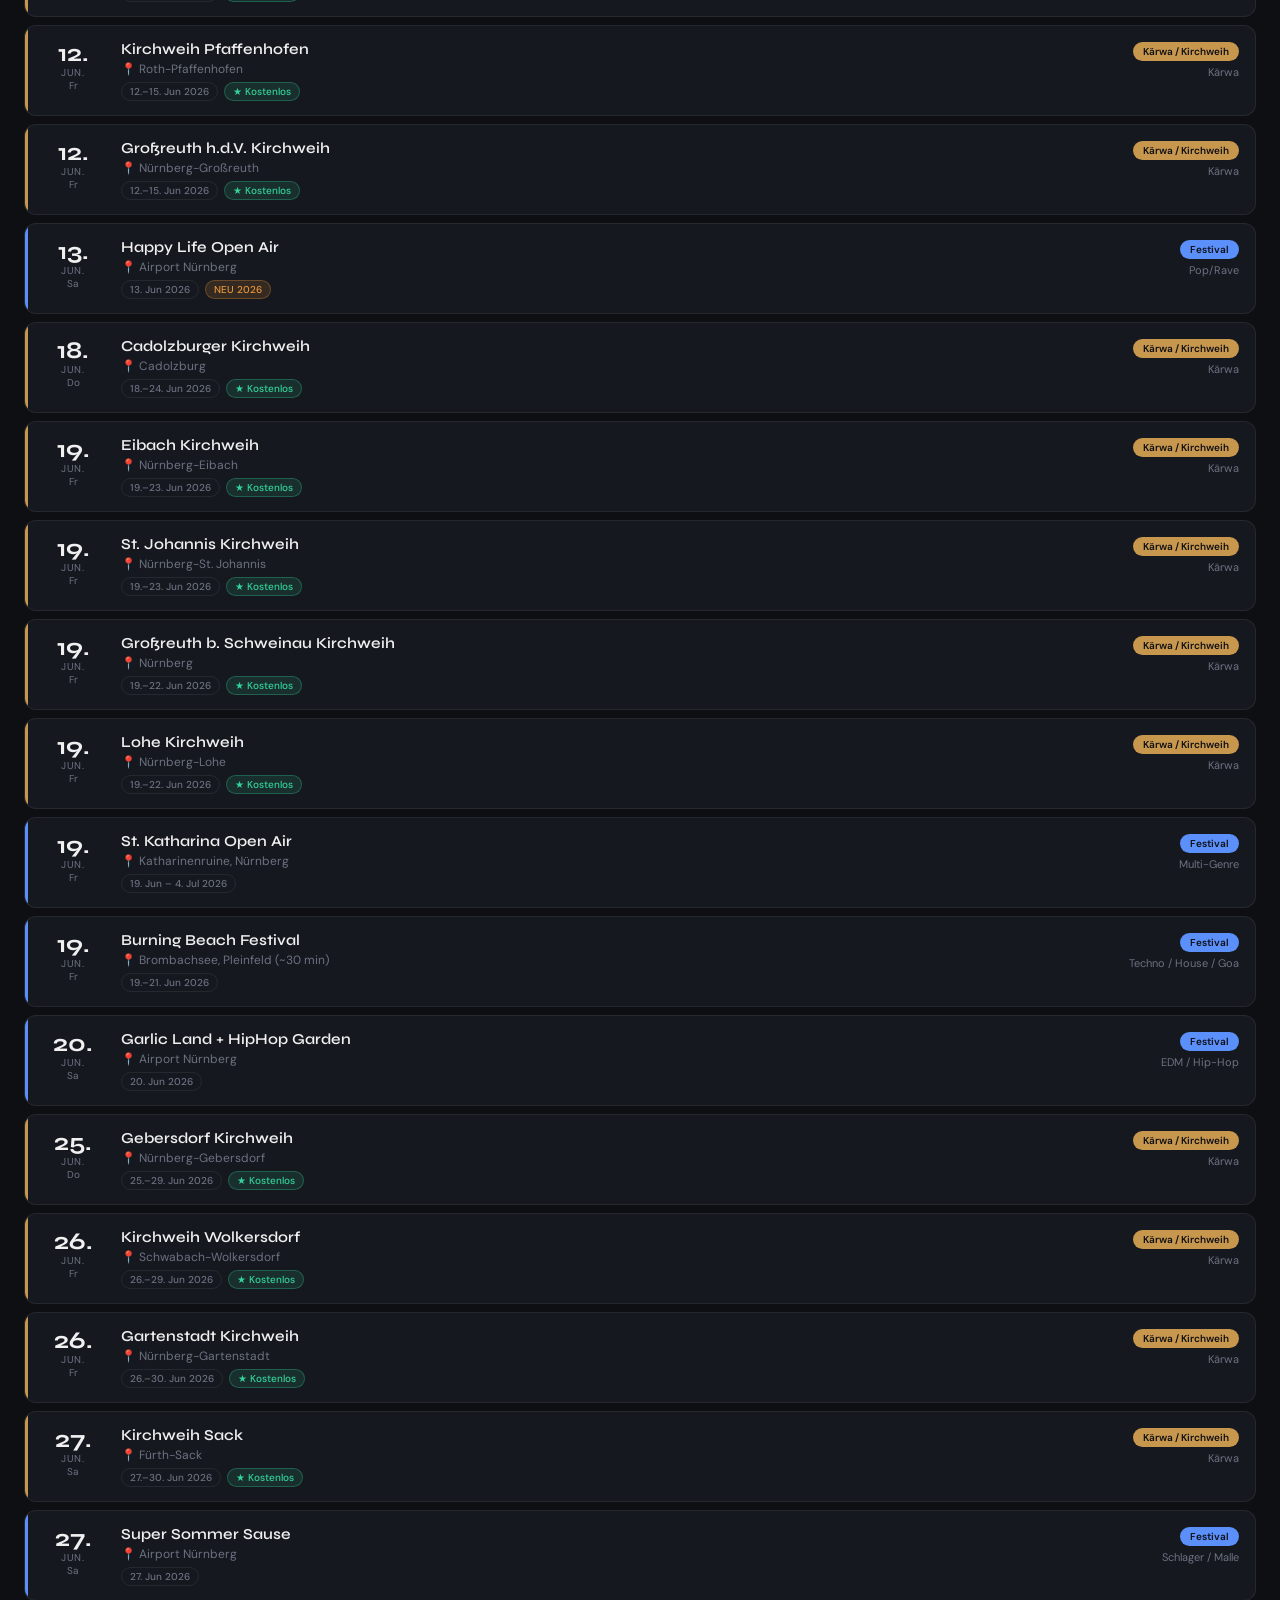
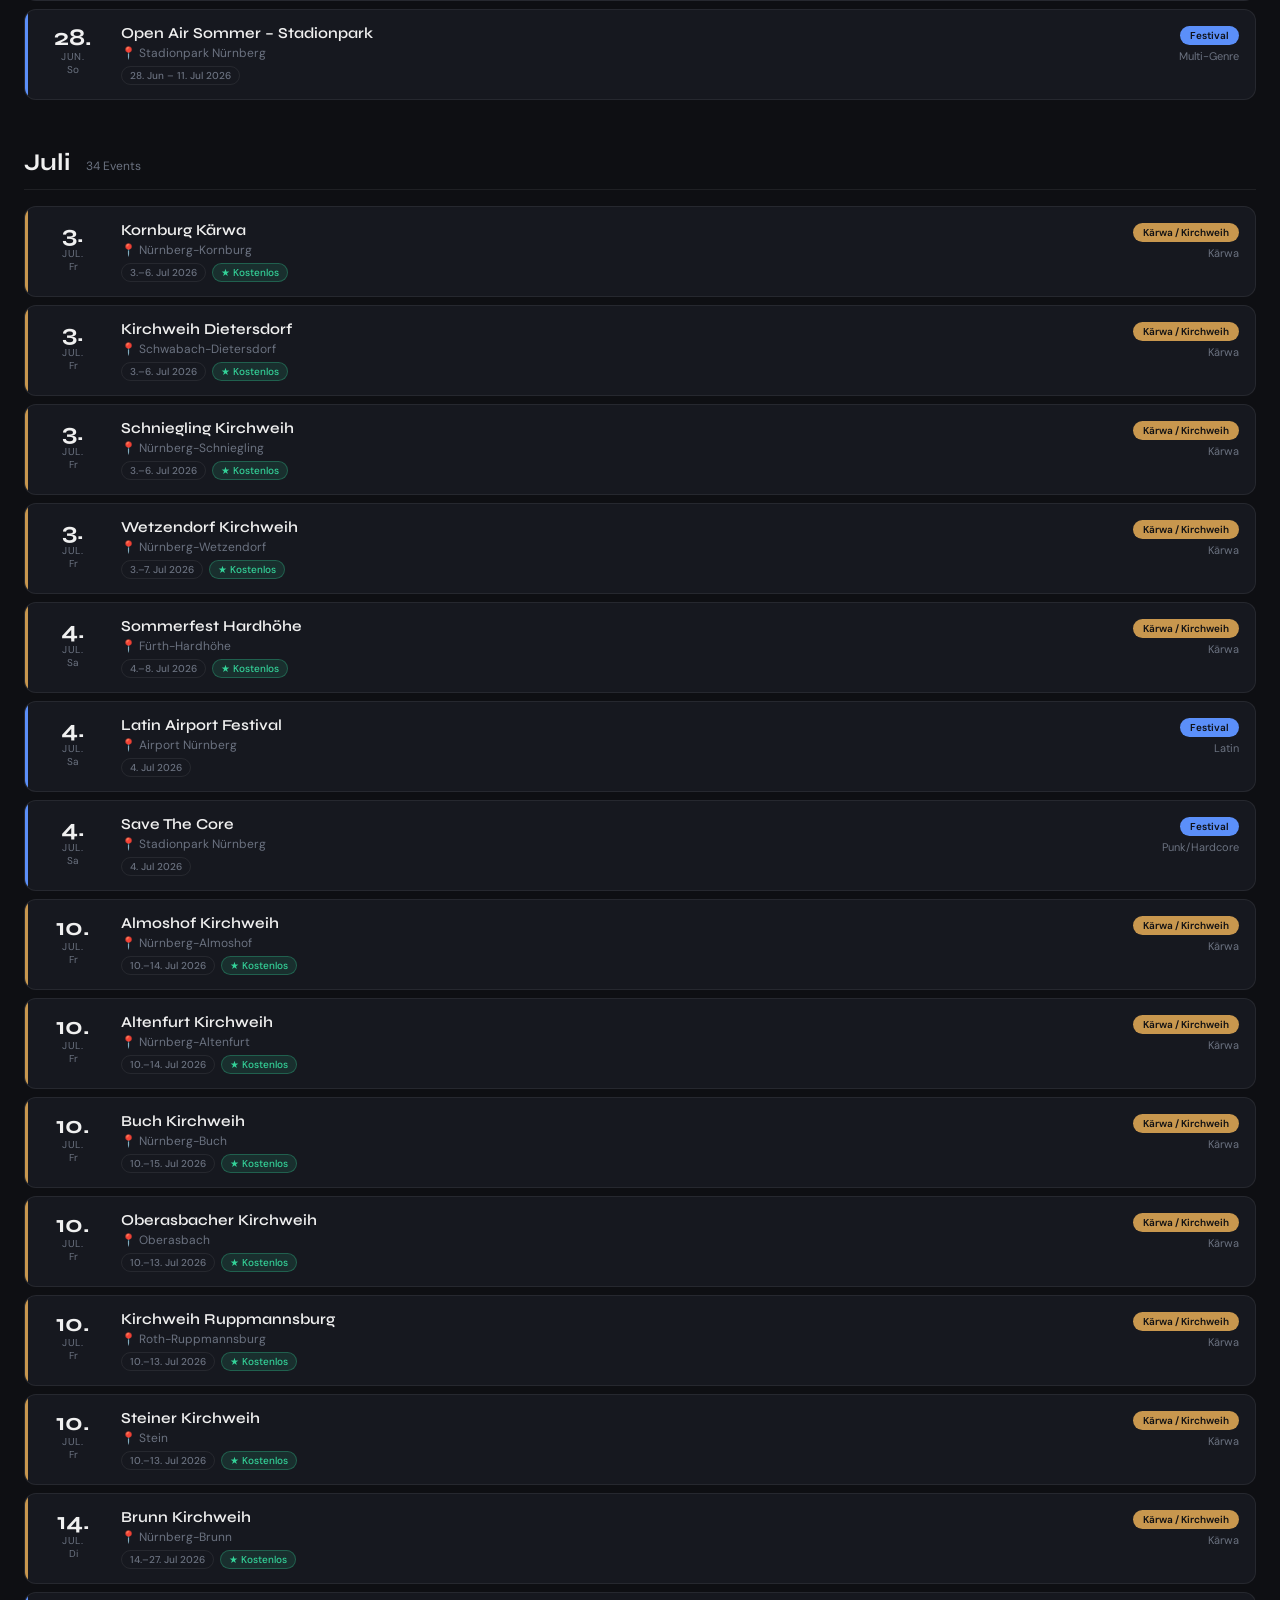
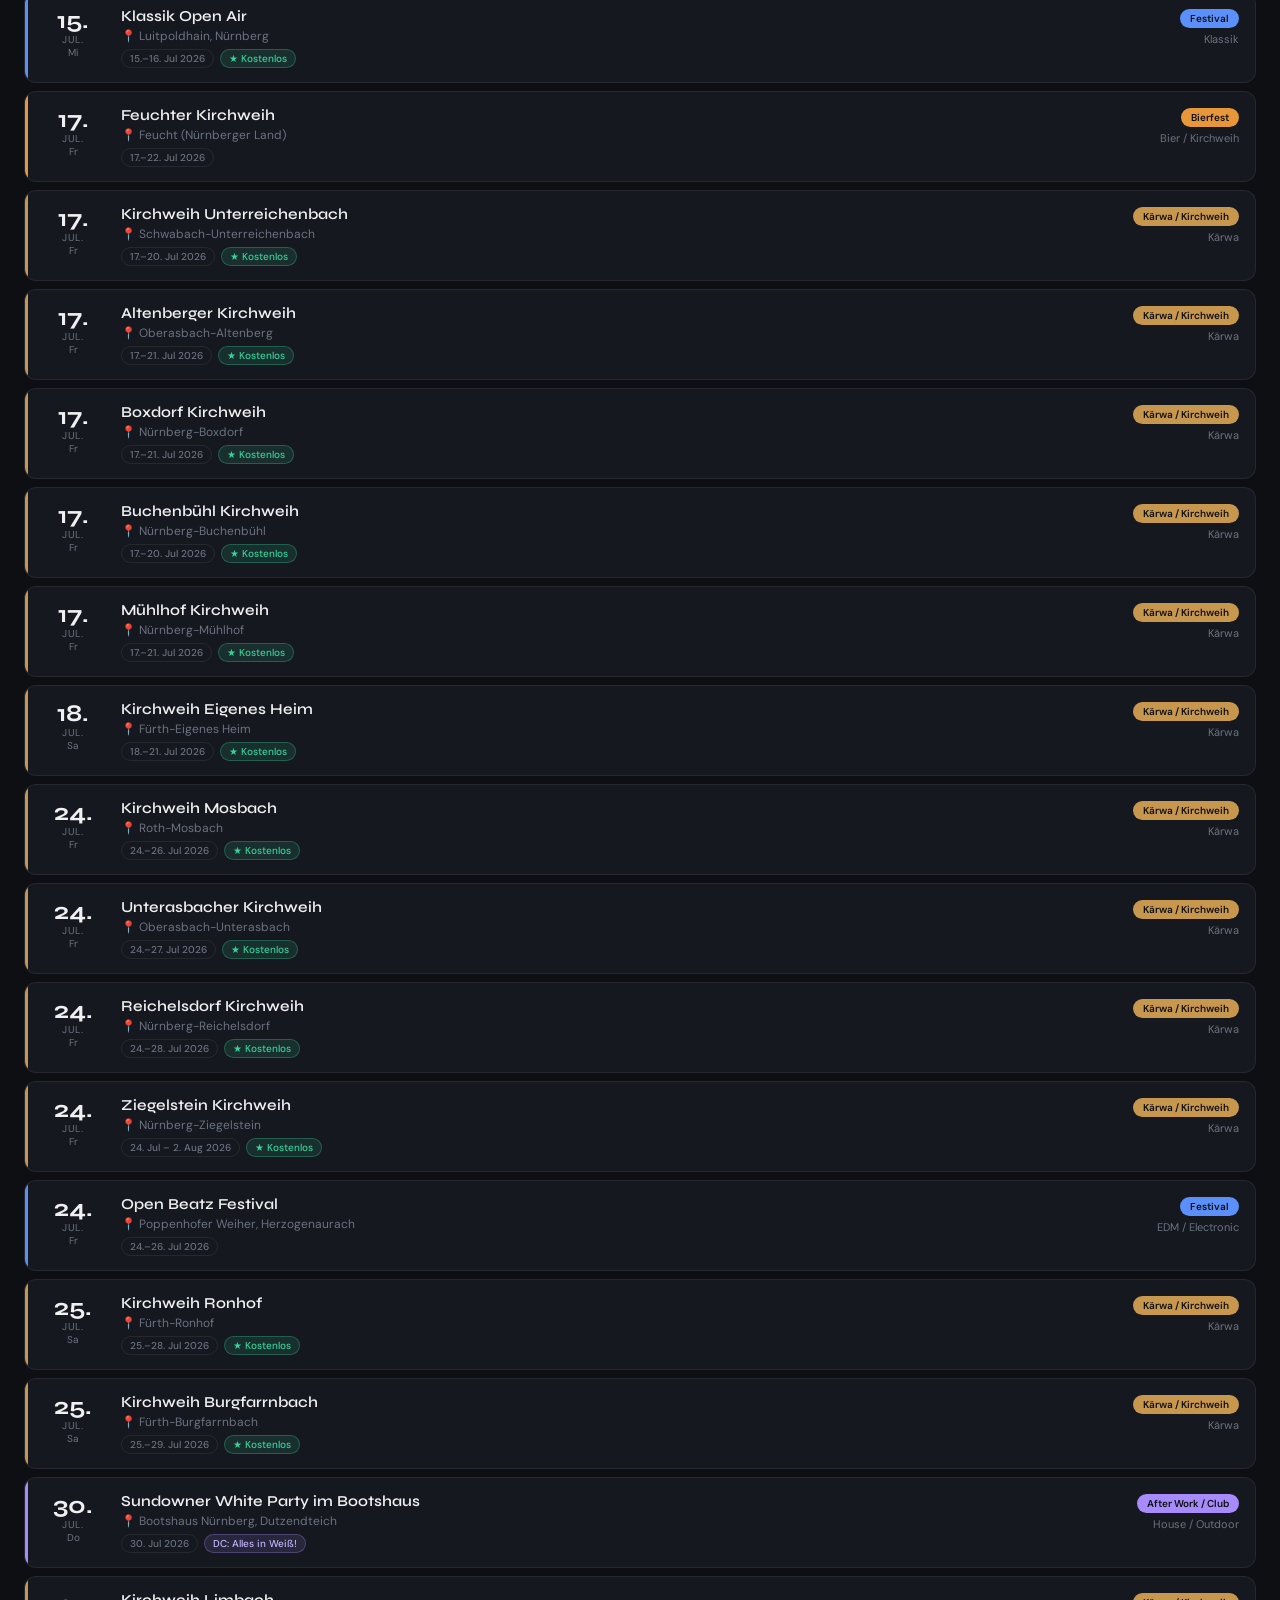
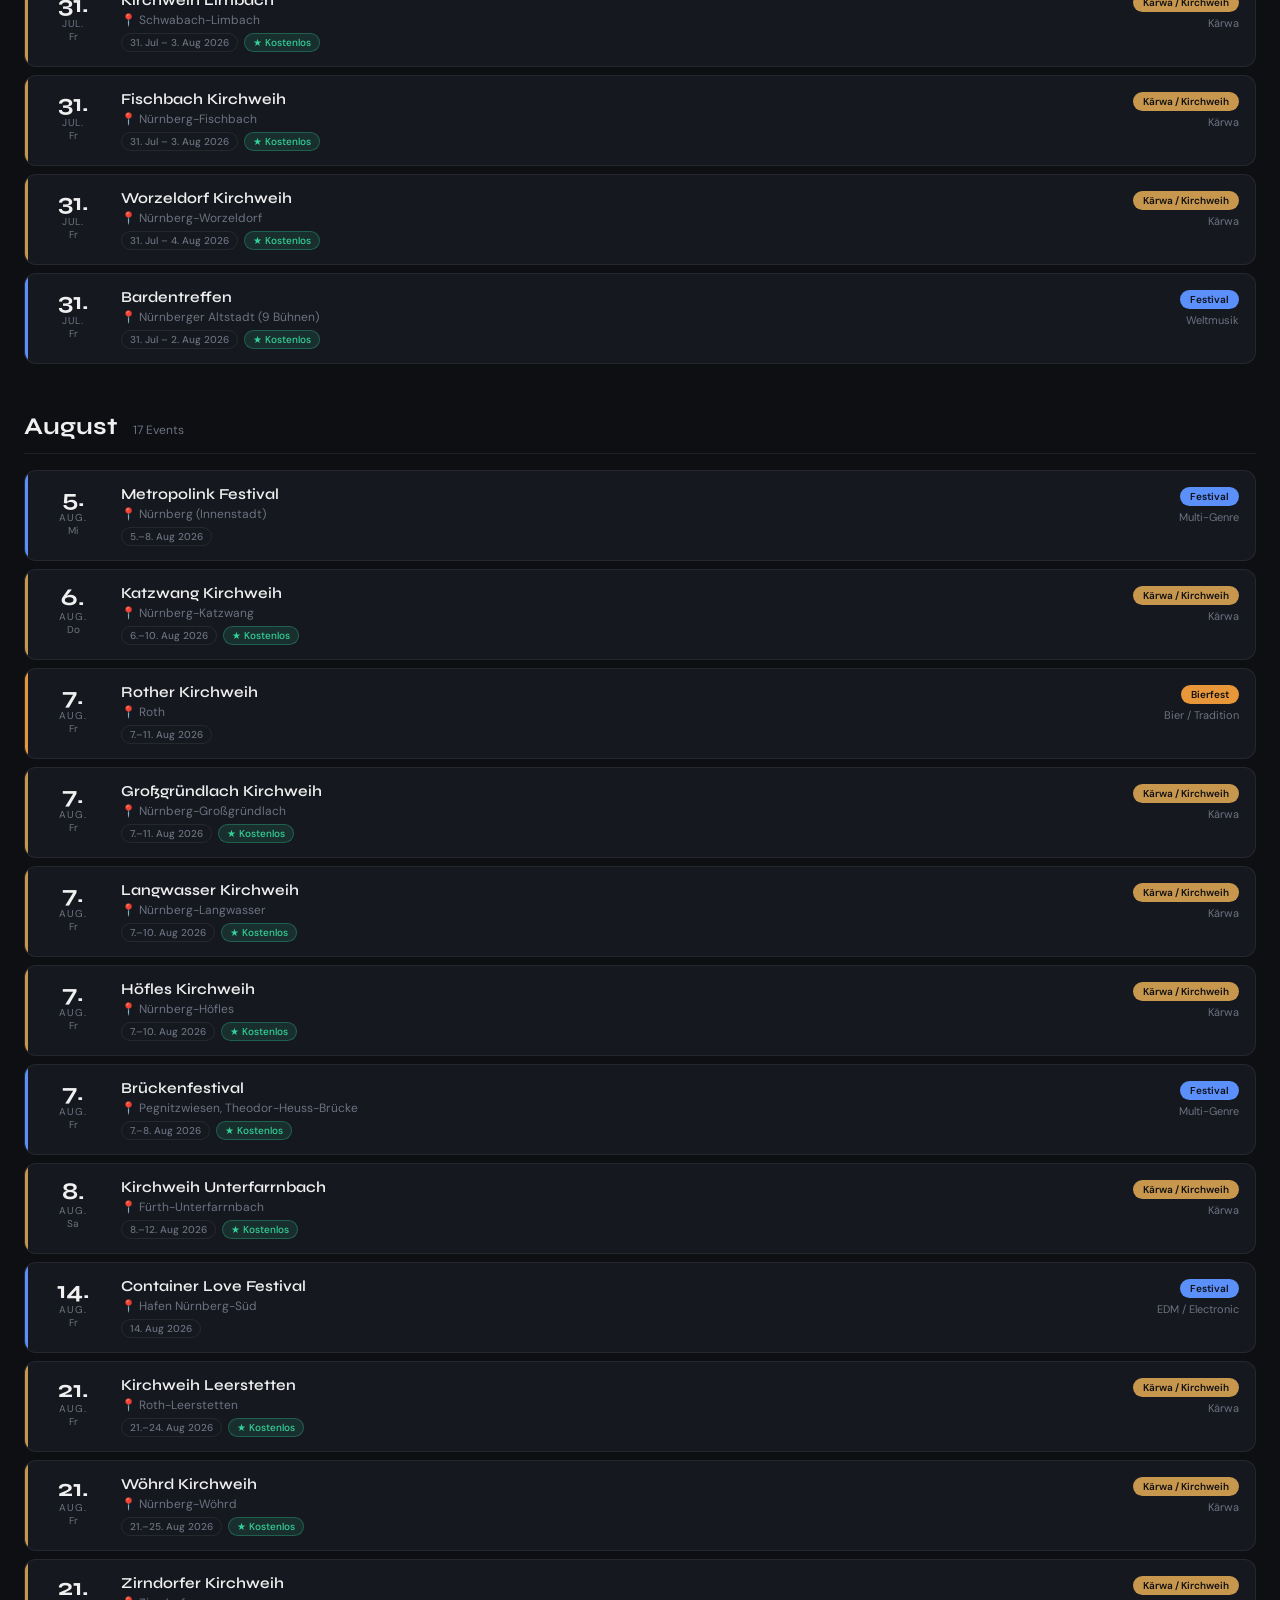
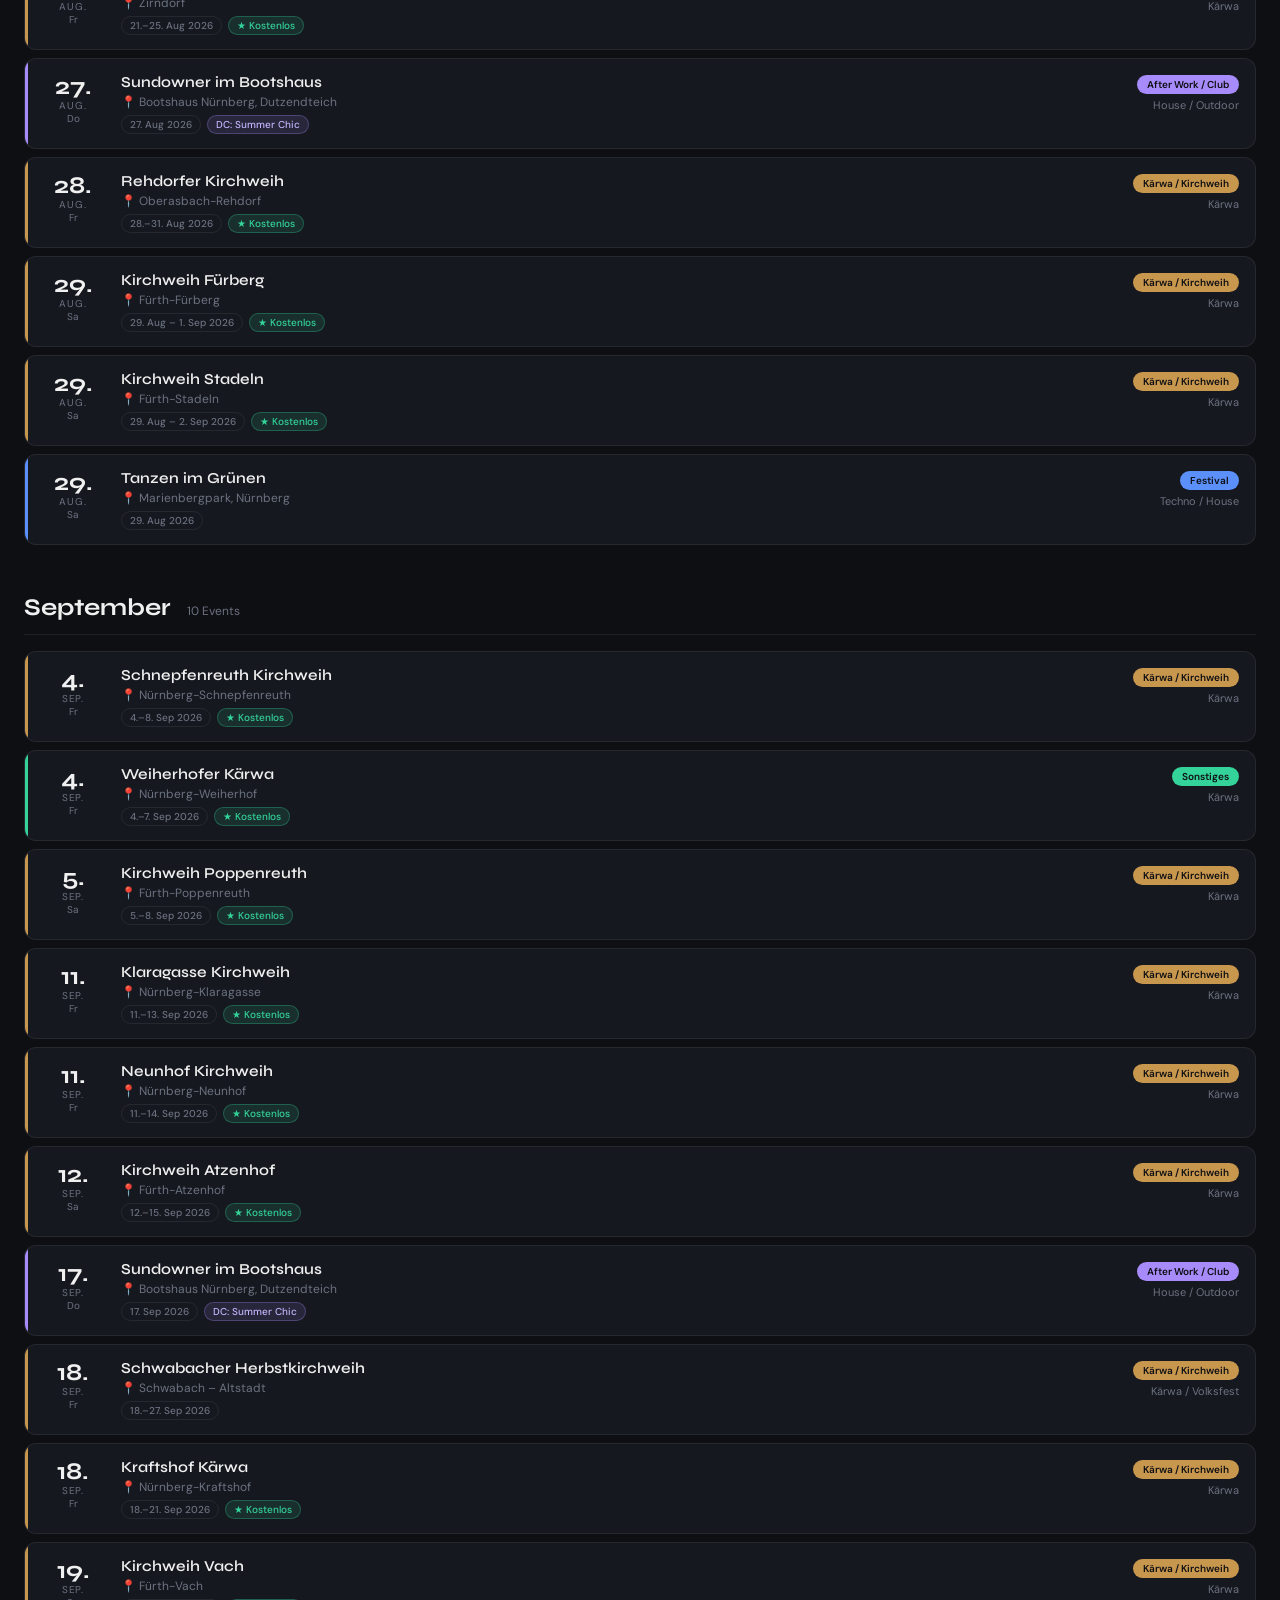
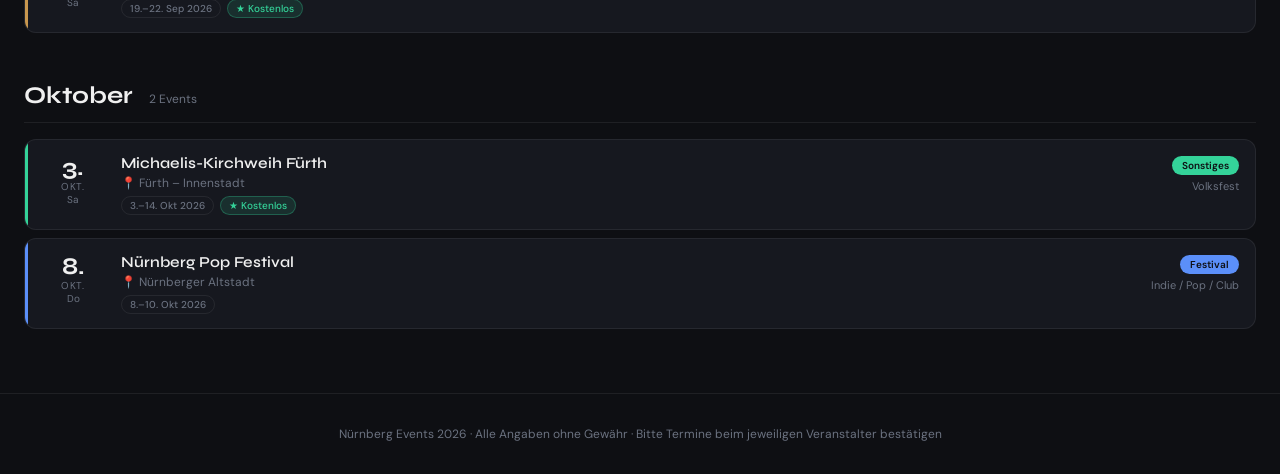
<file: nuernberg_events_2026.html>
<!DOCTYPE html>
<html lang="de">
<head>
<meta charset="UTF-8">
<meta name="viewport" content="width=device-width, initial-scale=1.0">
<title>Nürnberg Events 2026</title>
<link href="https://fonts.googleapis.com/css2?family=Syne:wght@400;500;600;700;800&family=DM+Sans:ital,wght@0,300;0,400;0,500;1,300&display=swap" rel="stylesheet">
<style>
:root {
  --bg: #0e0f13;
  --surface: #16181f;
  --surface2: #1e2029;
  --border: rgba(255,255,255,0.07);
  --text: #f0f0f0;
  --muted: #6b7280;
  --accent: #e8963a;
  --accent2: #5b8ff9;

  --kaerwa: #c8974e;
  --festival: #5b8ff9;
  --afterwork: #a78bfa;
  --bierfest: #e8963a;
  --sonstige: #34d399;
}

* { box-sizing: border-box; margin: 0; padding: 0; }

body {
  font-family: 'DM Sans', sans-serif;
  background: var(--bg);
  color: var(--text);
  min-height: 100vh;
  overflow-x: hidden;
}

/* HEADER */
header {
  padding: 3rem 2rem 2rem;
  text-align: center;
  position: relative;
  overflow: hidden;
}
header::before {
  content: '';
  position: absolute;
  top: -80px; left: 50%;
  transform: translateX(-50%);
  width: 600px; height: 300px;
  background: radial-gradient(ellipse, rgba(232,150,58,0.15) 0%, transparent 70%);
  pointer-events: none;
}
.header-badge {
  display: inline-block;
  font-family: 'Syne', sans-serif;
  font-size: 11px;
  font-weight: 600;
  letter-spacing: 0.15em;
  text-transform: uppercase;
  color: var(--accent);
  border: 1px solid rgba(232,150,58,0.3);
  padding: 4px 14px;
  border-radius: 999px;
  margin-bottom: 1.2rem;
}
h1 {
  font-family: 'Syne', sans-serif;
  font-size: clamp(2.4rem, 6vw, 4.5rem);
  font-weight: 800;
  line-height: 1.05;
  letter-spacing: -0.02em;
  margin-bottom: 0.6rem;
}
h1 span { color: var(--accent); }
.header-sub {
  font-size: 1rem;
  color: var(--muted);
  font-weight: 300;
}

/* STATS BAR */
.stats-bar {
  display: flex;
  justify-content: center;
  gap: 2rem;
  flex-wrap: wrap;
  margin: 2rem auto 0;
  max-width: 700px;
}
.stat {
  text-align: center;
}
.stat-num {
  font-family: 'Syne', sans-serif;
  font-size: 1.8rem;
  font-weight: 700;
  color: var(--text);
  display: block;
}
.stat-label {
  font-size: 11px;
  color: var(--muted);
  text-transform: uppercase;
  letter-spacing: 0.1em;
}

/* CONTROLS */
.controls {
  max-width: 1300px;
  margin: 2.5rem auto 0;
  padding: 0 1.5rem;
  display: flex;
  gap: 1rem;
  flex-wrap: wrap;
  align-items: center;
}
.search-wrap {
  position: relative;
  flex: 1;
  min-width: 200px;
}
.search-wrap svg {
  position: absolute;
  left: 14px;
  top: 50%;
  transform: translateY(-50%);
  opacity: 0.4;
  pointer-events: none;
}
#search {
  width: 100%;
  background: var(--surface);
  border: 1px solid var(--border);
  border-radius: 10px;
  padding: 10px 14px 10px 40px;
  color: var(--text);
  font-family: 'DM Sans', sans-serif;
  font-size: 14px;
  outline: none;
  transition: border-color 0.2s;
}
#search:focus { border-color: rgba(232,150,58,0.4); }
#search::placeholder { color: var(--muted); }

.filter-pills {
  display: flex;
  gap: 6px;
  flex-wrap: wrap;
}
.pill {
  font-family: 'DM Sans', sans-serif;
  font-size: 12px;
  font-weight: 500;
  padding: 7px 14px;
  border-radius: 999px;
  border: 1px solid var(--border);
  background: var(--surface);
  color: var(--muted);
  cursor: pointer;
  transition: all 0.2s;
  white-space: nowrap;
}
.pill:hover { border-color: rgba(255,255,255,0.2); color: var(--text); }
.pill.active { background: var(--accent); color: #0e0f13; border-color: var(--accent); font-weight: 600; }
.pill[data-cat="festival"].active { background: var(--festival); border-color: var(--festival); }
.pill[data-cat="kaerwa"].active { background: var(--kaerwa); border-color: var(--kaerwa); }
.pill[data-cat="afterwork"].active { background: var(--afterwork); border-color: var(--afterwork); }
.pill[data-cat="bierfest"].active { background: var(--bierfest); border-color: var(--bierfest); }
.pill[data-cat="sonstige"].active { background: var(--sonstige); border-color: var(--sonstige); }

/* VIEW TOGGLE */
.view-toggle {
  display: flex;
  gap: 4px;
  background: var(--surface);
  border: 1px solid var(--border);
  border-radius: 8px;
  padding: 3px;
}
.view-btn {
  padding: 6px 12px;
  border-radius: 6px;
  border: none;
  background: transparent;
  color: var(--muted);
  cursor: pointer;
  font-size: 12px;
  font-family: 'DM Sans', sans-serif;
  transition: all 0.15s;
}
.view-btn.active { background: var(--surface2); color: var(--text); }

/* CALENDAR AREA */
.cal-wrap {
  max-width: 1300px;
  margin: 1.5rem auto 4rem;
  padding: 0 1.5rem;
}

/* MONTH SECTION */
.month-block {
  margin-bottom: 3rem;
}
.month-header {
  display: flex;
  align-items: baseline;
  gap: 1rem;
  margin-bottom: 1rem;
  padding-bottom: 0.75rem;
  border-bottom: 1px solid var(--border);
}
.month-name {
  font-family: 'Syne', sans-serif;
  font-size: 1.5rem;
  font-weight: 700;
  color: var(--text);
}
.month-count {
  font-size: 12px;
  color: var(--muted);
}

/* LIST VIEW */
.events-list { display: flex; flex-direction: column; gap: 8px; }

.event-row {
  display: grid;
  grid-template-columns: 64px 1fr auto;
  gap: 1rem;
  align-items: start;
  background: var(--surface);
  border: 1px solid var(--border);
  border-radius: 12px;
  padding: 14px 16px;
  cursor: pointer;
  transition: all 0.2s;
  position: relative;
  overflow: hidden;
}
.event-row::before {
  content: '';
  position: absolute;
  left: 0; top: 0; bottom: 0;
  width: 3px;
  background: var(--cat-color, var(--muted));
  border-radius: 3px 0 0 3px;
}
.event-row:hover { background: var(--surface2); border-color: rgba(255,255,255,0.12); transform: translateY(-1px); }

.event-date-col { text-align: center; padding-top: 2px; }
.event-day { font-family: 'Syne', sans-serif; font-size: 1.5rem; font-weight: 700; line-height: 1; color: var(--text); }
.event-month { font-size: 10px; color: var(--muted); text-transform: uppercase; letter-spacing: 0.08em; }
.event-dow { font-size: 10px; color: var(--muted); }

.event-info {}
.event-name { font-family: 'Syne', sans-serif; font-size: 0.95rem; font-weight: 600; margin-bottom: 3px; }
.event-loc { font-size: 12px; color: var(--muted); margin-bottom: 5px; display: flex; align-items: center; gap: 4px; }
.event-meta { display: flex; gap: 6px; flex-wrap: wrap; align-items: center; }
.badge {
  font-size: 10px;
  font-weight: 500;
  padding: 2px 8px;
  border-radius: 999px;
  border: 1px solid;
  white-space: nowrap;
}
.badge-free { background: rgba(52,211,153,0.12); color: #34d399; border-color: rgba(52,211,153,0.3); }
.badge-date { background: transparent; color: var(--muted); border-color: var(--border); }
.badge-dc { background: rgba(167,139,250,0.12); color: #c4b5fd; border-color: rgba(167,139,250,0.3); }
.badge-new { background: rgba(232,150,58,0.15); color: var(--accent); border-color: rgba(232,150,58,0.3); }

.event-right { display: flex; flex-direction: column; align-items: flex-end; gap: 4px; padding-top: 2px; }
.cat-badge {
  font-size: 10px;
  font-weight: 600;
  padding: 3px 10px;
  border-radius: 999px;
  color: #0e0f13;
  white-space: nowrap;
}

/* GRID VIEW */
.events-grid {
  display: grid;
  grid-template-columns: repeat(auto-fill, minmax(280px, 1fr));
  gap: 12px;
}
.event-card {
  background: var(--surface);
  border: 1px solid var(--border);
  border-radius: 14px;
  padding: 16px;
  cursor: pointer;
  transition: all 0.2s;
  position: relative;
  overflow: hidden;
}
.event-card::after {
  content: '';
  position: absolute;
  top: 0; left: 0; right: 0;
  height: 2px;
  background: var(--cat-color, var(--muted));
}
.event-card:hover { transform: translateY(-3px); border-color: rgba(255,255,255,0.15); box-shadow: 0 8px 32px rgba(0,0,0,0.4); }
.card-date { font-size: 12px; color: var(--muted); margin-bottom: 8px; }
.card-name { font-family: 'Syne', sans-serif; font-size: 1rem; font-weight: 700; margin-bottom: 4px; line-height: 1.25; }
.card-loc { font-size: 12px; color: var(--muted); margin-bottom: 10px; }
.card-desc { font-size: 11px; color: rgba(240,240,240,0.55); line-height: 1.5; margin-bottom: 10px; }
.card-footer { display: flex; justify-content: space-between; align-items: center; flex-wrap: wrap; gap: 4px; }

/* DETAIL MODAL */
.modal-bg {
  display: none;
  position: fixed;
  inset: 0;
  background: rgba(0,0,0,0.8);
  z-index: 100;
  backdrop-filter: blur(4px);
  align-items: center;
  justify-content: center;
  padding: 1rem;
}
.modal-bg.open { display: flex; }
.modal {
  background: var(--surface2);
  border: 1px solid rgba(255,255,255,0.1);
  border-radius: 20px;
  max-width: 520px;
  width: 100%;
  padding: 2rem;
  position: relative;
  max-height: 90vh;
  overflow-y: auto;
}
.modal-close {
  position: absolute;
  top: 1rem; right: 1rem;
  background: var(--surface);
  border: 1px solid var(--border);
  border-radius: 50%;
  width: 32px; height: 32px;
  display: flex; align-items: center; justify-content: center;
  cursor: pointer;
  color: var(--muted);
  font-size: 18px;
  line-height: 1;
  transition: all 0.15s;
}
.modal-close:hover { color: var(--text); border-color: rgba(255,255,255,0.2); }
.modal-cat { font-size: 11px; font-weight: 600; text-transform: uppercase; letter-spacing: 0.1em; margin-bottom: 0.8rem; }
.modal-title { font-family: 'Syne', sans-serif; font-size: 1.5rem; font-weight: 800; margin-bottom: 0.4rem; }
.modal-date-loc { font-size: 13px; color: var(--muted); margin-bottom: 1.2rem; display: flex; flex-direction: column; gap: 3px; }
.modal-desc { font-size: 14px; line-height: 1.7; color: rgba(240,240,240,0.7); margin-bottom: 1.2rem; }
.modal-badges { display: flex; gap: 6px; flex-wrap: wrap; margin-bottom: 1.2rem; }
.modal-link {
  display: inline-flex; align-items: center; gap: 6px;
  font-size: 13px; font-weight: 500;
  color: var(--accent); text-decoration: none;
  border: 1px solid rgba(232,150,58,0.3);
  padding: 8px 16px;
  border-radius: 8px;
  transition: all 0.15s;
}
.modal-link:hover { background: rgba(232,150,58,0.1); }

/* EMPTY */
.empty { text-align: center; padding: 4rem 2rem; color: var(--muted); }
.empty h3 { font-family: 'Syne', sans-serif; font-size: 1.2rem; margin-bottom: 0.5rem; color: var(--text); }

/* FOOTER */
footer {
  text-align: center;
  padding: 2rem;
  color: var(--muted);
  font-size: 12px;
  border-top: 1px solid var(--border);
}

/* SCROLL */
::-webkit-scrollbar { width: 6px; }
::-webkit-scrollbar-track { background: var(--bg); }
::-webkit-scrollbar-thumb { background: var(--surface2); border-radius: 3px; }

@media (max-width: 600px) {
  .event-row { grid-template-columns: 48px 1fr; }
  .event-right { display: none; }
  .controls { gap: 0.75rem; }
  .stats-bar { gap: 1.2rem; }
}
</style>
</head>
<body>

<header>
  <div class="header-badge">Metropolregion Nürnberg · 2026</div>
  <h1>Events &amp; <span>Feste</span><br>Nürnberg 2026</h1>
  <p class="header-sub">Kirchweih · Bierfeste · Festivals · After Work · und mehr</p>
  <div class="stats-bar">
    <div class="stat"><span class="stat-num" id="total-count">—</span><span class="stat-label">Events gesamt</span></div>
    <div class="stat"><span class="stat-num" id="free-count">—</span><span class="stat-label">Kostenlos</span></div>
    <div class="stat"><span class="stat-num" id="month-count">9</span><span class="stat-label">Monate</span></div>
  </div>
</header>

<div class="controls">
  <div class="search-wrap">
    <svg width="16" height="16" viewBox="0 0 24 24" fill="none" stroke="currentColor" stroke-width="2"><circle cx="11" cy="11" r="8"/><path d="m21 21-4.35-4.35"/></svg>
    <input id="search" type="text" placeholder="Suchen…">
  </div>
  <div class="filter-pills">
    <button class="pill active" data-cat="alle">Alle</button>
    <button class="pill" data-cat="festival">🎵 Festivals</button>
    <button class="pill" data-cat="kaerwa">🍺 Kärwa</button>
    <button class="pill" data-cat="bierfest">🍺 Bierfest</button>
    <button class="pill" data-cat="afterwork">🌅 After Work</button>
    <button class="pill" data-cat="sonstige">✨ Sonstige</button>
    <button class="pill" data-cat="free">🆓 Kostenlos</button>
  </div>
  <div class="view-toggle">
    <button class="view-btn active" id="btn-list">≡ Liste</button>
    <button class="view-btn" id="btn-grid">⊞ Grid</button>
  </div>
</div>

<div class="cal-wrap" id="cal"></div>

<div class="modal-bg" id="modal-bg">
  <div class="modal" id="modal">
    <button class="modal-close" id="modal-close">×</button>
    <div class="modal-cat" id="m-cat"></div>
    <div class="modal-title" id="m-title"></div>
    <div class="modal-date-loc">
      <span id="m-date"></span>
      <span id="m-loc"></span>
    </div>
    <div class="modal-desc" id="m-desc"></div>
    <div class="modal-badges" id="m-badges"></div>
    <div id="m-link-wrap"></div>
  </div>
</div>

<footer>Nürnberg Events 2026 · Alle Angaben ohne Gewähr · Bitte Termine beim jeweiligen Veranstalter bestätigen</footer>

<script>
const CAT_COLORS = {
  festival: '#5b8ff9',
  kaerwa:   '#c8974e',
  bierfest: '#e8963a',
  afterwork:'#a78bfa',
  sonstige: '#34d399',
};
const CAT_LABELS = {
  festival: 'Festival',
  kaerwa:   'Kärwa / Kirchweih',
  bierfest: 'Bierfest',
  afterwork:'After Work / Club',
  sonstige: 'Sonstiges',
};
const MONTHS = ['Januar','Februar','März','April','Mai','Juni','Juli','August','September','Oktober','November','Dezember'];
const MONTHS_S = ['Jan','Feb','Mrz','Apr','Mai','Jun','Jul','Aug','Sep','Okt','Nov','Dez'];
const DAYS = ['So','Mo','Di','Mi','Do','Fr','Sa'];

const events = [
  // ─── BIERFESTE ───────────────────────────────────────────────────────────
  {cat:'bierfest', name:'Erlanger Bergkirchweih', loc:'Erlangen – An den Kellern', start:'2026-05-21', end:'2026-06-01', free:true, desc:'Das älteste Bierfest der Welt – 12 Tage unter den Linden, ~1 Mio. Besucher. Eintritt frei!', genre:'Bier / Tradition', ticket:'https://www.erlangen.de/themenseite/thema/bergkirchweih'},
  {cat:'bierfest', name:'Fränkisches Bierfest', loc:'Nürnberg – Burggraben', start:'2026-06-03', end:'2026-06-07', free:true, desc:'Über 40 Brauereien, 100+ Biersorten im längsten Biergarten Europas. Eintritt frei! 5 Bühnen, House Music & Blaskapellen.', genre:'Bierfest', ticket:'https://www.bierfest-franken.de', dresscode:''},
  {cat:'bierfest', name:'Feuchter Kirchweih', loc:'Feucht (Nürnberger Land)', start:'2026-07-17', end:'2026-07-22', free:false, desc:'6 Tage Bierzelt, Blasmusik & Fahrgeschäfte. Bieranstich durch Bgm. Kotzur.', genre:'Bier / Kirchweih', ticket:''},
  {cat:'bierfest', name:'Rother Kirchweih', loc:'Roth', start:'2026-08-07', end:'2026-08-11', free:false, desc:'Erstmals 1531 erwähnt – 5 Tage Festzelt mit Feuerwerk am Ende.', genre:'Bier / Tradition', ticket:''},

  // ─── GROSSE VOLKSSEFTE ───────────────────────────────────────────────────
  {cat:'sonstige', name:'Michaelis-Kirchweih Fürth', loc:'Fürth – Innenstadt', start:'2026-10-03', end:'2026-10-14', free:true, desc:'Königin der fränkischen Kirchweihen – 900+ Jahre, Süddeutschlands größte Straßenkirchweih. Erntedankfestzug 11. Oktober. Eintritt frei!', genre:'Volksfest', ticket:'https://www.fuerth.de/kultur-freizeit/veranstaltungen-termine/michaelis-kirchweih/'},

  // ─── NÜRNBERG STADTTEIL-KÄRWAS ───────────────────────────────────────────
  {cat:'kaerwa', name:'Schweinau Kirchweih', loc:'Nürnberg-Schweinau', start:'2026-05-14', end:'2026-05-18', free:true, desc:'Traditionelle Stadtteil-Kärwa.', genre:'Kärwa'},
  {cat:'kaerwa', name:'Kleinreuth h.d.V. Kirchweih', loc:'Nürnberg-Kleinreuth', start:'2026-05-14', end:'2026-05-17', free:true, desc:'', genre:'Kärwa'},
  {cat:'kaerwa', name:'Erlanger Bergkirchweih', loc:'Erlangen', start:'2026-05-21', end:'2026-06-01', free:true, desc:'Ältestes Bierfest der Welt.', genre:'Bierfest / Kärwa'},
  {cat:'kaerwa', name:'Mögeldorf Kirchweih', loc:'Nürnberg-Mögeldorf', start:'2026-05-21', end:'2026-05-24', free:true, desc:'', genre:'Kärwa'},
  {cat:'kaerwa', name:'Laufamholz Kirchweih', loc:'Nürnberg-Laufamholz', start:'2026-05-22', end:'2026-05-26', free:true, desc:'', genre:'Kärwa'},
  {cat:'kaerwa', name:'Zerzabelshof Kirchweih', loc:'Nürnberg-Zerzabelshof', start:'2026-05-22', end:'2026-05-25', free:true, desc:'', genre:'Kärwa'},
  {cat:'kaerwa', name:'Gostenhof Kirchweih', loc:'Nürnberg-Gostenhof', start:'2026-05-29', end:'2026-06-02', free:true, desc:'', genre:'Kärwa'},
  {cat:'kaerwa', name:'Kirchweih Wachendorf', loc:'Cadolzburg-Wachendorf', start:'2026-05-29', end:'2026-06-01', free:true, desc:'', genre:'Kärwa'},
  {cat:'kaerwa', name:'Nordostbahnhof Kirchweih', loc:'Nürnberg-Schoppershof', start:'2026-06-04', end:'2026-06-08', free:true, desc:'', genre:'Kärwa'},
  {cat:'kaerwa', name:'Kirchweih Röttenbach', loc:'Röttenbach (Lkr. Roth)', start:'2026-06-12', end:'2026-06-15', free:true, desc:'', genre:'Kärwa'},
  {cat:'kaerwa', name:'Kirchweih Pfaffenhofen', loc:'Roth-Pfaffenhofen', start:'2026-06-12', end:'2026-06-15', free:true, desc:'', genre:'Kärwa'},
  {cat:'kaerwa', name:'Großreuth h.d.V. Kirchweih', loc:'Nürnberg-Großreuth', start:'2026-06-12', end:'2026-06-15', free:true, desc:'', genre:'Kärwa'},
  {cat:'kaerwa', name:'Cadolzburger Kirchweih', loc:'Cadolzburg', start:'2026-06-18', end:'2026-06-24', free:true, desc:'Betzntanz, Brühtrogrennen am Bauhofweiher, Bieranstich.', genre:'Kärwa'},
  {cat:'kaerwa', name:'Eibach Kirchweih', loc:'Nürnberg-Eibach', start:'2026-06-19', end:'2026-06-23', free:true, desc:'', genre:'Kärwa'},
  {cat:'kaerwa', name:'St. Johannis Kirchweih', loc:'Nürnberg-St. Johannis', start:'2026-06-19', end:'2026-06-23', free:true, desc:'21. Juni: Führungen & Ausstellungen im Barockgarten.', genre:'Kärwa'},
  {cat:'kaerwa', name:'Großreuth b. Schweinau Kirchweih', loc:'Nürnberg', start:'2026-06-19', end:'2026-06-22', free:true, desc:'', genre:'Kärwa'},
  {cat:'kaerwa', name:'Lohe Kirchweih', loc:'Nürnberg-Lohe', start:'2026-06-19', end:'2026-06-22', free:true, desc:'', genre:'Kärwa'},
  {cat:'kaerwa', name:'Kirchweih Wolkersdorf', loc:'Schwabach-Wolkersdorf', start:'2026-06-26', end:'2026-06-29', free:true, desc:'', genre:'Kärwa'},
  {cat:'kaerwa', name:'Gebersdorf Kirchweih', loc:'Nürnberg-Gebersdorf', start:'2026-06-25', end:'2026-06-29', free:true, desc:'', genre:'Kärwa'},
  {cat:'kaerwa', name:'Gartenstadt Kirchweih', loc:'Nürnberg-Gartenstadt', start:'2026-06-26', end:'2026-06-30', free:true, desc:'', genre:'Kärwa'},
  {cat:'kaerwa', name:'Kirchweih Sack', loc:'Fürth-Sack', start:'2026-06-27', end:'2026-06-30', free:true, desc:'', genre:'Kärwa'},
  {cat:'kaerwa', name:'Kornburg Kärwa', loc:'Nürnberg-Kornburg', start:'2026-07-03', end:'2026-07-06', free:true, desc:'Großer Umzug, Bieranstich mit OB, Trembalesmarkt.', genre:'Kärwa'},
  {cat:'kaerwa', name:'Kirchweih Dietersdorf', loc:'Schwabach-Dietersdorf', start:'2026-07-03', end:'2026-07-06', free:true, desc:'', genre:'Kärwa'},
  {cat:'kaerwa', name:'Schniegling Kirchweih', loc:'Nürnberg-Schniegling', start:'2026-07-03', end:'2026-07-06', free:true, desc:'', genre:'Kärwa'},
  {cat:'kaerwa', name:'Wetzendorf Kirchweih', loc:'Nürnberg-Wetzendorf', start:'2026-07-03', end:'2026-07-07', free:true, desc:'', genre:'Kärwa'},
  {cat:'kaerwa', name:'Sommerfest Hardhöhe', loc:'Fürth-Hardhöhe', start:'2026-07-04', end:'2026-07-08', free:true, desc:'', genre:'Kärwa'},
  {cat:'kaerwa', name:'Almoshof Kirchweih', loc:'Nürnberg-Almoshof', start:'2026-07-10', end:'2026-07-14', free:true, desc:'Bekannt für Umzüge mit geschmückten Pferdekutschen.', genre:'Kärwa'},
  {cat:'kaerwa', name:'Altenfurt Kirchweih', loc:'Nürnberg-Altenfurt', start:'2026-07-10', end:'2026-07-14', free:true, desc:'', genre:'Kärwa'},
  {cat:'kaerwa', name:'Buch Kirchweih', loc:'Nürnberg-Buch', start:'2026-07-10', end:'2026-07-15', free:true, desc:'', genre:'Kärwa'},
  {cat:'kaerwa', name:'Oberasbacher Kirchweih', loc:'Oberasbach', start:'2026-07-10', end:'2026-07-13', free:true, desc:'', genre:'Kärwa'},
  {cat:'kaerwa', name:'Kirchweih Ruppmannsburg', loc:'Roth-Ruppmannsburg', start:'2026-07-10', end:'2026-07-13', free:true, desc:'', genre:'Kärwa'},
  {cat:'kaerwa', name:'Steiner Kirchweih', loc:'Stein', start:'2026-07-10', end:'2026-07-13', free:true, desc:'', genre:'Kärwa'},
  {cat:'kaerwa', name:'Brunn Kirchweih', loc:'Nürnberg-Brunn', start:'2026-07-14', end:'2026-07-27', free:true, desc:'', genre:'Kärwa'},
  {cat:'kaerwa', name:'Kirchweih Unterreichenbach', loc:'Schwabach-Unterreichenbach', start:'2026-07-17', end:'2026-07-20', free:true, desc:'', genre:'Kärwa'},
  {cat:'kaerwa', name:'Altenberger Kirchweih', loc:'Oberasbach-Altenberg', start:'2026-07-17', end:'2026-07-21', free:true, desc:'', genre:'Kärwa'},
  {cat:'kaerwa', name:'Boxdorf Kirchweih', loc:'Nürnberg-Boxdorf', start:'2026-07-17', end:'2026-07-21', free:true, desc:'', genre:'Kärwa'},
  {cat:'kaerwa', name:'Buchenbühl Kirchweih', loc:'Nürnberg-Buchenbühl', start:'2026-07-17', end:'2026-07-20', free:true, desc:'', genre:'Kärwa'},
  {cat:'kaerwa', name:'Mühlhof Kirchweih', loc:'Nürnberg-Mühlhof', start:'2026-07-17', end:'2026-07-21', free:true, desc:'', genre:'Kärwa'},
  {cat:'kaerwa', name:'Kirchweih Eigenes Heim', loc:'Fürth-Eigenes Heim', start:'2026-07-18', end:'2026-07-21', free:true, desc:'', genre:'Kärwa'},
  {cat:'kaerwa', name:'Kirchweih Mosbach', loc:'Roth-Mosbach', start:'2026-07-24', end:'2026-07-26', free:true, desc:'', genre:'Kärwa'},
  {cat:'kaerwa', name:'Unterasbacher Kirchweih', loc:'Oberasbach-Unterasbach', start:'2026-07-24', end:'2026-07-27', free:true, desc:'', genre:'Kärwa'},
  {cat:'kaerwa', name:'Reichelsdorf Kirchweih', loc:'Nürnberg-Reichelsdorf', start:'2026-07-24', end:'2026-07-28', free:true, desc:'', genre:'Kärwa'},
  {cat:'kaerwa', name:'Ziegelstein Kirchweih', loc:'Nürnberg-Ziegelstein', start:'2026-07-24', end:'2026-08-02', free:true, desc:'Zwei Festwochenenden.', genre:'Kärwa'},
  {cat:'kaerwa', name:'Kirchweih Ronhof', loc:'Fürth-Ronhof', start:'2026-07-25', end:'2026-07-28', free:true, desc:'', genre:'Kärwa'},
  {cat:'kaerwa', name:'Kirchweih Burgfarrnbach', loc:'Fürth-Burgfarrnbach', start:'2026-07-25', end:'2026-07-29', free:true, desc:'', genre:'Kärwa'},
  {cat:'kaerwa', name:'Kirchweih Limbach', loc:'Schwabach-Limbach', start:'2026-07-31', end:'2026-08-03', free:true, desc:'', genre:'Kärwa'},
  {cat:'kaerwa', name:'Fischbach Kirchweih', loc:'Nürnberg-Fischbach', start:'2026-07-31', end:'2026-08-03', free:true, desc:'30-Meter-Kärwabaum per Muskelkraft aufgestellt!', genre:'Kärwa'},
  {cat:'kaerwa', name:'Worzeldorf Kirchweih', loc:'Nürnberg-Worzeldorf', start:'2026-07-31', end:'2026-08-04', free:true, desc:'', genre:'Kärwa'},
  {cat:'kaerwa', name:'Katzwang Kirchweih', loc:'Nürnberg-Katzwang', start:'2026-08-06', end:'2026-08-10', free:true, desc:'Berühmt für das Sautrogrennen auf der Rednitz.', genre:'Kärwa'},
  {cat:'kaerwa', name:'Großgründlach Kirchweih', loc:'Nürnberg-Großgründlach', start:'2026-08-07', end:'2026-08-11', free:true, desc:'', genre:'Kärwa'},
  {cat:'kaerwa', name:'Langwasser Kirchweih', loc:'Nürnberg-Langwasser', start:'2026-08-07', end:'2026-08-10', free:true, desc:'', genre:'Kärwa'},
  {cat:'kaerwa', name:'Höfles Kirchweih', loc:'Nürnberg-Höfles', start:'2026-08-07', end:'2026-08-10', free:true, desc:'', genre:'Kärwa'},
  {cat:'kaerwa', name:'Kirchweih Unterfarrnbach', loc:'Fürth-Unterfarrnbach', start:'2026-08-08', end:'2026-08-12', free:true, desc:'', genre:'Kärwa'},
  {cat:'kaerwa', name:'Kirchweih Leerstetten', loc:'Roth-Leerstetten', start:'2026-08-21', end:'2026-08-24', free:true, desc:'', genre:'Kärwa'},
  {cat:'kaerwa', name:'Wöhrd Kirchweih', loc:'Nürnberg-Wöhrd', start:'2026-08-21', end:'2026-08-25', free:true, desc:'', genre:'Kärwa'},
  {cat:'kaerwa', name:'Zirndorfer Kirchweih', loc:'Zirndorf', start:'2026-08-21', end:'2026-08-25', free:true, desc:'5 Tage – Festzug Sa. 14 Uhr, Feuerwerk Di. 22 Uhr. 10. Jubiläum!', genre:'Kärwa'},
  {cat:'kaerwa', name:'Rehdorfer Kirchweih', loc:'Oberasbach-Rehdorf', start:'2026-08-28', end:'2026-08-31', free:true, desc:'', genre:'Kärwa'},
  {cat:'kaerwa', name:'Kirchweih Fürberg', loc:'Fürth-Fürberg', start:'2026-08-29', end:'2026-09-01', free:true, desc:'', genre:'Kärwa'},
  {cat:'kaerwa', name:'Kirchweih Stadeln', loc:'Fürth-Stadeln', start:'2026-08-29', end:'2026-09-02', free:true, desc:'', genre:'Kärwa'},
  {cat:'kaerwa', name:'Schwabacher Herbstkirchweih', loc:'Schwabach – Altstadt', start:'2026-09-18', end:'2026-09-27', free:false, desc:'10 Tage Volksfest in der Innenstadt. Kirchweihmarkt 21.–23. Sept.', genre:'Kärwa / Volksfest'},
  {cat:'kaerwa', name:'Schnepfenreuth Kirchweih', loc:'Nürnberg-Schnepfenreuth', start:'2026-09-04', end:'2026-09-08', free:true, desc:'', genre:'Kärwa'},
  {cat:'kaerwa', name:'Kirchweih Poppenreuth', loc:'Fürth-Poppenreuth', start:'2026-09-05', end:'2026-09-08', free:true, desc:'', genre:'Kärwa'},
  {cat:'kaerwa', name:'Klaragasse Kirchweih', loc:'Nürnberg-Klaragasse', start:'2026-09-11', end:'2026-09-13', free:true, desc:'', genre:'Kärwa'},
  {cat:'kaerwa', name:'Neunhof Kirchweih', loc:'Nürnberg-Neunhof', start:'2026-09-11', end:'2026-09-14', free:true, desc:'', genre:'Kärwa'},
  {cat:'kaerwa', name:'Kirchweih Atzenhof', loc:'Fürth-Atzenhof', start:'2026-09-12', end:'2026-09-15', free:true, desc:'', genre:'Kärwa'},
  {cat:'kaerwa', name:'Kraftshof Kärwa', loc:'Nürnberg-Kraftshof', start:'2026-09-18', end:'2026-09-21', free:true, desc:'Die letzte Kirchweih im Nürnberger Norden.', genre:'Kärwa'},
  {cat:'kaerwa', name:'Kirchweih Vach', loc:'Fürth-Vach', start:'2026-09-19', end:'2026-09-22', free:true, desc:'', genre:'Kärwa'},

  // ─── FESTIVALS ────────────────────────────────────────────────────────────
  {cat:'festival', name:'Nürnberg Punk Fest', loc:'Künstlerhaus Nürnberg', start:'2026-02-20', end:'2026-02-21', free:false, desc:'Wasted Open Air + KNRD Fest – 30 Bands auf 3 Bühnen. Bereits ausverkauft!', genre:'Punk/Hardcore', ticket:''},
  {cat:'festival', name:'Metropolink Warm Up (Indoor)', loc:'Nürnberg (Location TBC)', start:'2026-04-18', end:'2026-04-18', free:false, desc:'Indoor-Auftakt des Metropolink Festivals · Szene-Avantgarde & Club-Energie.', genre:'Multi-Genre', ticket:''},
  {cat:'festival', name:'Rock im Park', loc:'Zeppelinfeld, Nürnberg', start:'2026-06-05', end:'2026-06-07', free:false, desc:'50+ Bands, 4 Tage Camping. Headliner: Linkin Park, Iron Maiden u.v.m. ~60.000 Besucher.', genre:'Rock/Metal', ticket:'https://www.rock-im-park.com/', new:true},
  {cat:'festival', name:'Happy Life Open Air', loc:'Airport Nürnberg', start:'2026-06-13', end:'2026-06-13', free:false, desc:'NEU 2026 – Pop & Rave der 90er/00er. No Angels, Atomic Kitten u.a. ~10.000 Gäste.', genre:'Pop/Rave', ticket:'https://festivalsummer-nuernberg.de/happylife', new:true},
  {cat:'festival', name:'St. Katharina Open Air', loc:'Katharinenruine, Nürnberg', start:'2026-06-19', end:'2026-07-04', free:false, desc:'Konzertreihe in der histor. Klosterruine – Blues, Rock, Indie, Hip-Hop. Curtis Harding, Blackout Problems u.a.', genre:'Multi-Genre', ticket:'https://www.kunstkulturquartier.de/'},
  {cat:'festival', name:'Garlic Land + HipHop Garden', loc:'Airport Nürnberg', start:'2026-06-20', end:'2026-06-20', free:false, desc:'EDM + Hip-Hop auf 2 Areas – ~10.000 Gäste. Garlic Fields & Garlic Garden vereint.', genre:'EDM / Hip-Hop', ticket:'https://festivalsummer-nuernberg.de/'},
  {cat:'festival', name:'Super Sommer Sause', loc:'Airport Nürnberg', start:'2026-06-27', end:'2026-06-27', free:false, desc:'Nürnberg meets Mallorca – Pietro Lombardi, Mia Julia, Isi Glück, Ikke Hüftgold u.a. ~15.000 Gäste.', genre:'Schlager / Malle', ticket:'https://festivalsummer-nuernberg.de/'},
  {cat:'festival', name:'Open Air Sommer – Stadionpark', loc:'Stadionpark Nürnberg', start:'2026-06-28', end:'2026-07-11', free:false, desc:'Konzertreihe. Ski Aggu, Sarah Connor, Provinz, Dream Theater u.a.', genre:'Multi-Genre', ticket:'https://www.stadionpark.com/'},
  {cat:'festival', name:'Latin Airport Festival', loc:'Airport Nürnberg', start:'2026-07-04', end:'2026-07-04', free:false, desc:'Deutschlands größtes Latin Open-Air – Myke Towers als Headliner. Reggaeton, Salsa, Dancehall. ~15.000 Gäste.', genre:'Latin', ticket:'https://festivalsummer-nuernberg.de/'},
  {cat:'festival', name:'Save The Core', loc:'Stadionpark Nürnberg', start:'2026-07-04', end:'2026-07-04', free:false, desc:'Punk & Hardcore – Sex Pistols feat. Frank Carter, Biohazard, Agnostic Front u.a. Mit Stadionbad-Zugang.', genre:'Punk/Hardcore', ticket:'https://www.save-the-core.de/'},
  {cat:'festival', name:'Open Beatz Festival', loc:'Poppenhofer Weiher, Herzogenaurach', start:'2026-07-24', end:'2026-07-26', free:false, desc:'Süddeutschlands größtes EDM-Festival – 30.000 Besucher, 8 Bühnen, 170 Acts. HBz, Ski Aggu, Timmy Trumpet u.v.m.', genre:'EDM / Electronic', ticket:'https://openbeatz.de/'},
  {cat:'festival', name:'Bardentreffen', loc:'Nürnberger Altstadt (9 Bühnen)', start:'2026-07-31', end:'2026-08-02', free:true, desc:'49. Ausgabe – Deutschlands größtes Umsonst & Draußen Festival. 90 Konzerte, ~200.000 Besucher. Weltmusik. EINTRITT FREI!', genre:'Weltmusik', ticket:''},
  {cat:'festival', name:'Metropolink Festival', loc:'Nürnberg (Innenstadt)', start:'2026-08-05', end:'2026-08-08', free:false, desc:'Street-Art, Musik & Kultur – Indie, Alternative, Electronic. 4 Tage Stadtfestival.', genre:'Multi-Genre', ticket:''},
  {cat:'festival', name:'Brückenfestival', loc:'Pegnitzwiesen, Theodor-Heuss-Brücke', start:'2026-08-07', end:'2026-08-08', free:true, desc:'Umsonst & Draußen – 2 Tage, 3 Bühnen, regionale & internationale Bands. Ehrenamtlich. EINTRITT FREI!', genre:'Multi-Genre', ticket:''},
  {cat:'festival', name:'Container Love Festival', loc:'Hafen Nürnberg-Süd', start:'2026-08-14', end:'2026-08-14', free:false, desc:'Elektro-Festival im Hafen – 3 Stages, 20+ internationale Acts. (Termin TBC)', genre:'EDM / Electronic', ticket:''},
  {cat:'festival', name:'Tanzen im Grünen', loc:'Marienbergpark, Nürnberg', start:'2026-08-29', end:'2026-08-29', free:false, desc:'Elektro-Festival – 10+ Stunden, 3 Bühnen. House, Techno, EDM. Ab 18 Jahren. 999999999, AKA AKA, Lilly Palmer u.a.', genre:'Techno / House', ticket:'https://www.tanzen-im-gruenen.de/'},
  {cat:'festival', name:'Nürnberg Pop Festival', loc:'Nürnberger Altstadt', start:'2026-10-08', end:'2026-10-10', free:false, desc:'Süddeutschlands größtes Club- & Showcase-Festival. Kirchen, Museen, Clubs als Bühnen.', genre:'Indie / Pop / Club', ticket:''},
  {cat:'festival', name:'Burning Beach Festival', loc:'Brombachsee, Pleinfeld (~30 min)', start:'2026-06-19', end:'2026-06-21', free:false, desc:'10. Jubiläum! 3 Tage Techno, House & Goa direkt am Sandstrand – 5 Floors, ~10.000 Besucher. Camping ab 18.6. S-Bahn bis Pleinfeld + Shuttle.', genre:'Techno / House / Goa', ticket:'https://burningbeach.de/'},
  {cat:'festival', name:'Klassik Open Air', loc:'Luitpoldhain, Nürnberg', start:'2026-07-15', end:'2026-07-16', free:true, desc:'Europas größtes Klassik Open Air – ~160.000 Besucher. Staatsphilharmonie & Symphoniker. Mit Feuerwerk. EINTRITT FREI!', genre:'Klassik', ticket:''},

  // ─── AFTER WORK / CLUB ───────────────────────────────────────────────────
  {cat:'afterwork', name:'Sundowner – Season Opening', loc:'Meier Hilzhof, Pilsach', start:'2026-04-18', end:'2026-04-18', free:false, desc:'Terrassenopening der Sundowner-Reihe. Ab 12:00 Uhr.', genre:'House / Outdoor', ticket:'https://sundowner.ticket.io/', dresscode:'Summer Chic'},
  {cat:'afterwork', name:'Sundowner im Bootshaus', loc:'Bootshaus Nürnberg, Dutzendteich', start:'2026-04-23', end:'2026-04-23', free:false, desc:'17–23 Uhr. Seeterrasse am Dutzendteich · House & Club Sounds · DJ Lee Allen. Tickets ab 20 €.', genre:'House / Outdoor', ticket:'https://sundowner.ticket.io/', dresscode:'Summer Chic'},
  {cat:'afterwork', name:'High in the Sky – Rooftop Party', loc:'Design Offices, Königstorgraben 11, 5. OG', start:'2026-04-17', end:'2026-04-17', free:false, desc:'19–01 Uhr. R&B, Hip Hop & House über den Dächern Nürnbergs. DJs + Special Acts. ~15 €.', genre:'R&B / House / Rooftop', ticket:'https://skyeventsmore.ticket.io/', dresscode:''},
  {cat:'afterwork', name:'Sundowner White Party im Bootshaus', loc:'Bootshaus Nürnberg, Dutzendteich', start:'2026-05-14', end:'2026-05-14', free:false, desc:'17–23 Uhr. White Party Edition – weißes Outfit Pflicht!', genre:'House / Outdoor', ticket:'https://sundowner.ticket.io/', dresscode:'Alles in Weiß!'},
  {cat:'afterwork', name:'Sundowner im Bootshaus', loc:'Bootshaus Nürnberg, Dutzendteich', start:'2026-06-04', end:'2026-06-04', free:false, desc:'17–23 Uhr. House & Club Sounds auf der Seeterrasse. Tickets ab 20 €.', genre:'House / Outdoor', ticket:'https://sundowner.ticket.io/', dresscode:'Summer Chic'},
  {cat:'afterwork', name:'Gate After Work (wöchentlich Do)', loc:'Gate Club, Airport Nürnberg', start:'2026-04-09', end:'2026-04-09', free:false, desc:'Jeden Donnerstag ab 19 Uhr: House & Mainstream. Im Sommer Special Rooftop-Events auf der Dachterrasse (450 m²) mit Vorfeldblick.', genre:'House / Rooftop', ticket:'https://gate-nuernberg.de/'},
  {cat:'afterwork', name:'PARKS After Work Party (2× mtl.)', loc:'PARKS, Berliner Platz 9', start:'2026-04-09', end:'2026-04-09', free:false, desc:'2× im Monat donnerstags ab 20 Uhr. DJ Werner & Friends – House. 5 € Eintritt.', genre:'House / Club', ticket:'https://www.parks-nuernberg.de/after-work-party/'},
  {cat:'afterwork', name:'Sundowner White Party im Bootshaus', loc:'Bootshaus Nürnberg, Dutzendteich', start:'2026-07-30', end:'2026-07-30', free:false, desc:'17–23 Uhr. White Party Edition.', genre:'House / Outdoor', ticket:'https://sundowner.ticket.io/', dresscode:'Alles in Weiß!'},
  {cat:'afterwork', name:'Sundowner im Bootshaus', loc:'Bootshaus Nürnberg, Dutzendteich', start:'2026-08-27', end:'2026-08-27', free:false, desc:'17–23 Uhr. House & Club Sounds auf der Seeterrasse. Tickets ab 20 €.', genre:'House / Outdoor', ticket:'https://sundowner.ticket.io/', dresscode:'Summer Chic'},
  {cat:'afterwork', name:'Sundowner im Bootshaus', loc:'Bootshaus Nürnberg, Dutzendteich', start:'2026-09-17', end:'2026-09-17', free:false, desc:'17–23 Uhr. Saison-Finale der Sundowner-Reihe.', genre:'House / Outdoor', ticket:'https://sundowner.ticket.io/', dresscode:'Summer Chic'},

  // ─── SONSTIGE ────────────────────────────────────────────────────────────
  {cat:'sonstige', name:'Schwabacher Kinderkirchweih', loc:'Schwabach – Königsplatz', start:'2026-04-24', end:'2026-04-28', free:false, desc:'Fahrgeschäfte und Programm für Kinder und Familien.', genre:'Volksfest'},
  {cat:'sonstige', name:'Kirchweih Eckersmühlen', loc:'Roth-Eckersmühlen', start:'2026-05-14', end:'2026-05-18', free:true, desc:'', genre:'Kärwa'},
  {cat:'sonstige', name:'Weiherhofer Kärwa', loc:'Nürnberg-Weiherhof', start:'2026-09-04', end:'2026-09-07', free:true, desc:'', genre:'Kärwa'},
];

let activeFilter = 'alle';
let searchTerm = '';
let viewMode = 'list';

function dateStr(s, e) {
  const sd = new Date(s), ed = new Date(e);
  if (s === e) return `${sd.getDate()}. ${MONTHS_S[sd.getMonth()]} 2026`;
  if (sd.getMonth() === ed.getMonth()) return `${sd.getDate()}.–${ed.getDate()}. ${MONTHS_S[sd.getMonth()]} 2026`;
  return `${sd.getDate()}. ${MONTHS_S[sd.getMonth()]} – ${ed.getDate()}. ${MONTHS_S[ed.getMonth()]} 2026`;
}

function render() {
  const q = searchTerm.toLowerCase();
  let filtered = events.filter(e => {
    const matchCat = activeFilter === 'alle' ? true
      : activeFilter === 'free' ? e.free
      : e.cat === activeFilter;
    const matchSearch = !q || e.name.toLowerCase().includes(q) || e.loc.toLowerCase().includes(q) || (e.genre||'').toLowerCase().includes(q) || (e.desc||'').toLowerCase().includes(q);
    return matchCat && matchSearch;
  }).sort((a,b) => a.start.localeCompare(b.start));

  document.getElementById('total-count').textContent = events.length;
  document.getElementById('free-count').textContent = events.filter(e=>e.free).length;

  const byMonth = {};
  filtered.forEach(e => {
    const m = parseInt(e.start.split('-')[1]) - 1;
    if (!byMonth[m]) byMonth[m] = [];
    byMonth[m].push(e);
  });

  const cal = document.getElementById('cal');

  if (!filtered.length) {
    cal.innerHTML = `<div class="empty"><h3>Keine Events gefunden</h3><p>Versuch einen anderen Suchbegriff oder Filter.</p></div>`;
    return;
  }

  cal.innerHTML = Object.keys(byMonth).sort((a,b)=>+a-+b).map(m => {
    const evs = byMonth[m];
    const rows = viewMode === 'list'
      ? `<div class="events-list">${evs.map(eventRowHTML).join('')}</div>`
      : `<div class="events-grid">${evs.map(eventCardHTML).join('')}</div>`;
    return `<div class="month-block">
      <div class="month-header">
        <span class="month-name">${MONTHS[m]}</span>
        <span class="month-count">${evs.length} Event${evs.length!==1?'s':''}</span>
      </div>
      ${rows}
    </div>`;
  }).join('');

  // attach click handlers
  cal.querySelectorAll('[data-idx]').forEach(el => {
    el.addEventListener('click', () => openModal(parseInt(el.dataset.idx)));
  });
}

function eventRowHTML(e) {
  const col = CAT_COLORS[e.cat] || '#888';
  const sd = new Date(e.start);
  const idx = events.indexOf(e);
  return `<div class="event-row" data-idx="${idx}" style="--cat-color:${col}">
    <div class="event-date-col">
      <div class="event-day">${sd.getDate()}.</div>
      <div class="event-month">${MONTHS_S[sd.getMonth()]}.</div>
      <div class="event-dow">${DAYS[sd.getDay()]}</div>
    </div>
    <div class="event-info">
      <div class="event-name">${e.name}</div>
      <div class="event-loc">📍 ${e.loc}</div>
      <div class="event-meta">
        <span class="badge badge-date">${dateStr(e.start,e.end)}</span>
        ${e.free ? '<span class="badge badge-free">★ Kostenlos</span>' : ''}
        ${e.new ? '<span class="badge badge-new">NEU 2026</span>' : ''}
        ${e.dresscode ? `<span class="badge badge-dc">DC: ${e.dresscode}</span>` : ''}
      </div>
    </div>
    <div class="event-right">
      <span class="cat-badge" style="background:${col}">${CAT_LABELS[e.cat]}</span>
      ${e.genre ? `<span style="font-size:11px;color:var(--muted)">${e.genre}</span>` : ''}
    </div>
  </div>`;
}

function eventCardHTML(e) {
  const col = CAT_COLORS[e.cat] || '#888';
  const idx = events.indexOf(e);
  return `<div class="event-card" data-idx="${idx}" style="--cat-color:${col}">
    <div class="card-date">${dateStr(e.start,e.end)} · ${DAYS[new Date(e.start).getDay()]}.</div>
    <div class="card-name">${e.name}</div>
    <div class="card-loc">📍 ${e.loc}</div>
    ${e.desc ? `<div class="card-desc">${e.desc.slice(0,100)}${e.desc.length>100?'…':''}</div>` : ''}
    <div class="card-footer">
      <span class="cat-badge" style="background:${col}">${CAT_LABELS[e.cat]}</span>
      ${e.free ? '<span class="badge badge-free">★ Kostenlos</span>' : ''}
      ${e.new ? '<span class="badge badge-new">NEU</span>' : ''}
    </div>
  </div>`;
}

function openModal(idx) {
  const e = events[idx];
  const col = CAT_COLORS[e.cat] || '#888';
  document.getElementById('m-cat').textContent = CAT_LABELS[e.cat];
  document.getElementById('m-cat').style.color = col;
  document.getElementById('m-title').textContent = e.name;
  document.getElementById('m-date').textContent = '📅 ' + dateStr(e.start, e.end);
  document.getElementById('m-loc').textContent = '📍 ' + e.loc;
  document.getElementById('m-desc').textContent = e.desc || '—';

  const badges = [];
  if (e.free) badges.push('<span class="badge badge-free">★ Kostenlos / Eintritt frei</span>');
  if (e.new) badges.push('<span class="badge badge-new">NEU 2026</span>');
  if (e.dresscode) badges.push(`<span class="badge badge-dc">Dresscode: ${e.dresscode}</span>`);
  if (e.genre) badges.push(`<span class="badge badge-date">${e.genre}</span>`);
  document.getElementById('m-badges').innerHTML = badges.join('');

  const lw = document.getElementById('m-link-wrap');
  lw.innerHTML = e.ticket
    ? `<a class="modal-link" href="${e.ticket}" target="_blank">🎟 Tickets / Mehr Infos</a>`
    : '';

  document.getElementById('modal-bg').classList.add('open');
}

// EVENTS
document.querySelectorAll('.pill').forEach(p => {
  p.addEventListener('click', () => {
    document.querySelectorAll('.pill').forEach(x => x.classList.remove('active'));
    p.classList.add('active');
    activeFilter = p.dataset.cat;
    render();
  });
});

document.getElementById('search').addEventListener('input', e => {
  searchTerm = e.target.value;
  render();
});

document.getElementById('btn-list').addEventListener('click', () => {
  viewMode = 'list';
  document.getElementById('btn-list').classList.add('active');
  document.getElementById('btn-grid').classList.remove('active');
  render();
});
document.getElementById('btn-grid').addEventListener('click', () => {
  viewMode = 'grid';
  document.getElementById('btn-grid').classList.add('active');
  document.getElementById('btn-list').classList.remove('active');
  render();
});

document.getElementById('modal-bg').addEventListener('click', e => {
  if (e.target === document.getElementById('modal-bg')) document.getElementById('modal-bg').classList.remove('open');
});
document.getElementById('modal-close').addEventListener('click', () => {
  document.getElementById('modal-bg').classList.remove('open');
});
document.addEventListener('keydown', e => {
  if (e.key === 'Escape') document.getElementById('modal-bg').classList.remove('open');
});

render();
</script>
</body>
</html>
</file>
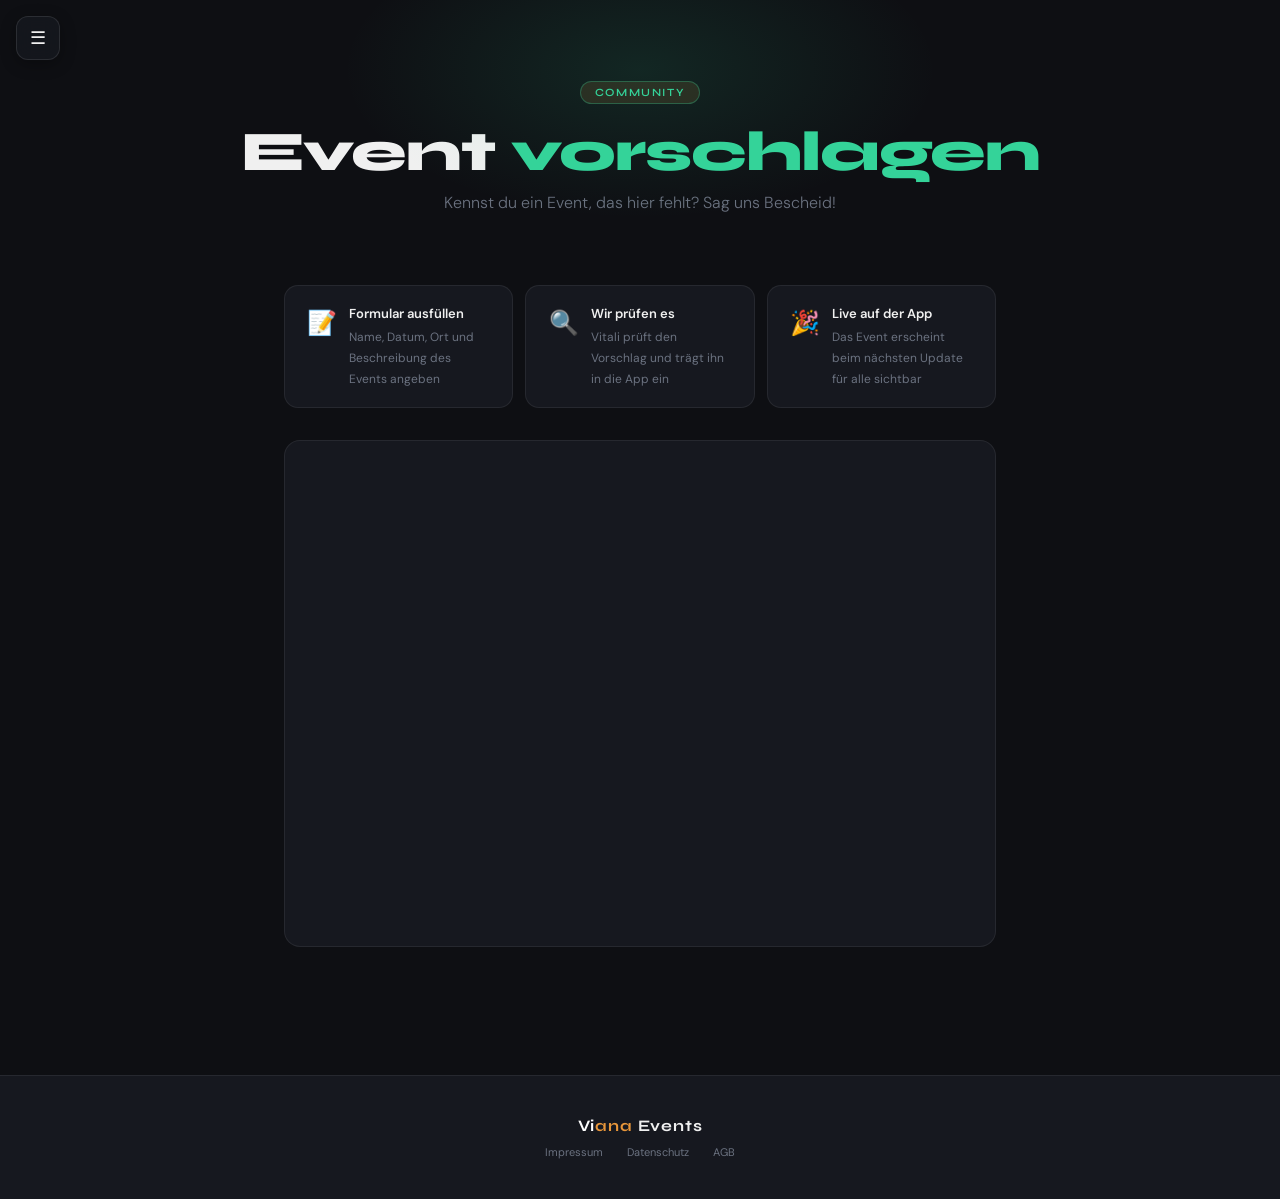
<file: vorschlagen.html>
<!DOCTYPE html>
<html lang="de">
<head>
<meta charset="UTF-8">
<meta name="viewport" content="width=device-width, initial-scale=1.0">
<title>Event vorschlagen – Viana Events</title>
<meta name="description" content="Schlage ein Event oder einen Ort für die Viana Events App vor.">
<meta name="theme-color" content="#0e0f13">
<meta name="apple-mobile-web-app-capable" content="yes">
<meta name="apple-mobile-web-app-status-bar-style" content="black-translucent">
<link rel="icon" type="image/png" href="assets/icon-96x96.png">
<link rel="apple-touch-icon" href="assets/icon-128x128.png">
<meta name="mobile-web-app-capable" content="yes">
<link rel="manifest" href="/manifest.webmanifest">
<link href="https://fonts.googleapis.com/css2?family=Syne:wght@400;600;700;800&family=DM+Sans:wght@300;400;500&display=swap" rel="stylesheet">
<link rel="stylesheet" href="css/base.css?v=20260416d">
<style>
:root {
  --bg:#0e0f13; --surface:#16181f; --surface2:#1e2029;
  --border:rgba(255,255,255,0.07); --text:#f0f0f0; --muted:#6b7280;
  --accent:#e8963a;
}
* { box-sizing: border-box; margin: 0; padding: 0; }
body { font-family: 'DM Sans', sans-serif; background: var(--bg); color: var(--text); min-height: 100vh; }

/* ── BURGER ── */
.burger-btn {
  position: fixed; top: 16px; left: 16px; z-index: 9000;
  width: 44px; height: 44px;
  background: rgba(22,24,31,0.85); backdrop-filter: blur(12px);
  -webkit-backdrop-filter: blur(12px);
  border: 1px solid rgba(255,255,255,0.1); border-radius: 12px;
  color: var(--text); font-size: 18px; cursor: pointer;
  display: flex; align-items: center; justify-content: center;
  transition: all 0.2s; box-shadow: 0 4px 16px rgba(0,0,0,0.3);
}
.burger-btn:hover { border-color: rgba(232,150,58,0.4); color: #e8963a; }

/* ── NAV DRAWER ── */
.nav-overlay { position: fixed; inset: 0; background: rgba(0,0,0,0.55); z-index: 9500; opacity: 0; pointer-events: none; transition: opacity 0.25s; }
.nav-overlay.open { opacity: 1; pointer-events: all; }
.nav-drawer { position: fixed; top: 0; left: 0; bottom: 0; width: 270px; background: #13141a; border-right: 1px solid rgba(255,255,255,0.07); z-index: 9999; transform: translateX(-100%); transition: transform 0.28s cubic-bezier(0.4,0,0.2,1); display: flex; flex-direction: column; }
.nav-drawer.open { transform: translateX(0); }
.nav-drawer-header { display: flex; align-items: center; justify-content: space-between; padding: 20px 16px 16px; border-bottom: 1px solid rgba(255,255,255,0.06); }
.nav-drawer-logo { font-family: 'Syne', sans-serif; font-size: 1.4rem; font-weight: 800; letter-spacing: 0.05em; }
.nav-drawer-close { background: none; border: 1px solid rgba(255,255,255,0.1); border-radius: 8px; color: #9ca3af; font-size: 20px; width: 34px; height: 34px; cursor: pointer; display: flex; align-items: center; justify-content: center; transition: all 0.2s; }
.nav-drawer-close:hover { color: #f1f2f4; border-color: rgba(255,255,255,0.18); }
.nav-item { display: flex; align-items: center; gap: 12px; padding: 13px 20px; color: #9ca3af; text-decoration: none; font-size: 15px; font-weight: 500; transition: all 0.15s; border-bottom: 1px solid rgba(255,255,255,0.04); }
.nav-item:hover { color: #f1f2f4; background: rgba(255,255,255,0.03); }
.nav-item.nav-active { color: #e8963a; background: rgba(232,150,58,0.07); }
.nav-item .nav-icon { font-size: 18px; width: 24px; text-align: center; }
.nav-divider { height: 1px; background: rgba(255,255,255,0.06); margin: 8px 0; }
.nav-item-suggest { color: #34d399 !important; }
.nav-item-suggest:hover { background: rgba(52,211,153,0.05) !important; }

/* ── HEADER ── */
header { padding: 5rem 2rem 2.5rem; text-align: center; position: relative; overflow: hidden; }
header::before { content: ''; position: absolute; top: -80px; left: 50%; transform: translateX(-50%); width: 600px; height: 300px; background: radial-gradient(ellipse, rgba(52,211,153,0.12) 0%, transparent 70%); pointer-events: none; }
.header-badge { display: inline-block; font-family: 'Syne', sans-serif; font-size: 11px; font-weight: 600; letter-spacing: .15em; text-transform: uppercase; color: #34d399; border: 1px solid rgba(52,211,153,.3); padding: 4px 14px; border-radius: 999px; margin-bottom: 1.2rem; }
h1 { font-family: 'Syne', sans-serif; font-size: clamp(2rem, 5vw, 3.5rem); font-weight: 800; line-height: 1.05; letter-spacing: -.02em; margin-bottom: .6rem; }
.header-sub { font-size: 1rem; color: var(--muted); font-weight: 300; }

/* ── MAIN CONTENT ── */
.page-wrap { max-width: 760px; margin: 0 auto; padding: 0 1.5rem 4rem; }

/* ── INFO CARDS ── */
.info-row { display: grid; grid-template-columns: repeat(auto-fit, minmax(200px, 1fr)); gap: 12px; margin: 2rem 0; }
.info-card { background: var(--surface); border: 1px solid var(--border); border-radius: 14px; padding: 1.2rem 1.4rem; display: flex; gap: 12px; align-items: flex-start; }
.info-card-icon { font-size: 1.5rem; flex-shrink: 0; margin-top: 2px; }
.info-card-text strong { display: block; font-size: 13px; font-weight: 600; color: var(--text); margin-bottom: 3px; }
.info-card-text span { font-size: 12px; color: var(--muted); line-height: 1.5; }

/* ── SETUP STEPS ── */
.setup-box { background: var(--surface); border: 1px solid rgba(52,211,153,.2); border-radius: 14px; padding: 1.5rem; margin: 2rem 0; }
.setup-box h3 { font-family: 'Syne', sans-serif; font-size: 14px; font-weight: 700; color: #34d399; text-transform: uppercase; letter-spacing: .08em; margin-bottom: 1rem; }
.setup-step { display: flex; gap: 12px; align-items: flex-start; padding: 8px 0; border-bottom: 1px solid var(--border); }
.setup-step:last-child { border-bottom: none; }
.step-num { width: 22px; height: 22px; border-radius: 50%; background: rgba(52,211,153,.15); color: #34d399; font-size: 11px; font-weight: 700; display: flex; align-items: center; justify-content: center; flex-shrink: 0; margin-top: 1px; }
.step-text { font-size: 13px; color: var(--muted); line-height: 1.55; }
.step-text strong { color: var(--text); }

/* ── TALLY EMBED ── */
.tally-wrap { background: var(--surface); border: 1px solid var(--border); border-radius: 16px; overflow: hidden; margin: 2rem 0; min-height: 200px; }
.tally-placeholder { display: flex; flex-direction: column; align-items: center; justify-content: center; padding: 3rem 2rem; text-align: center; gap: 1rem; }
.tally-placeholder-icon { font-size: 3rem; }
.tally-placeholder h3 { font-family: 'Syne', sans-serif; font-size: 1.1rem; font-weight: 700; }
.tally-placeholder p { font-size: 13px; color: var(--muted); max-width: 320px; line-height: 1.6; }
.tally-placeholder a { display: inline-block; margin-top: .5rem; padding: 10px 22px; background: #34d399; color: #0e0f13; border-radius: 10px; font-weight: 700; font-size: 13px; text-decoration: none; transition: all .2s; }
.tally-placeholder a:hover { background: #2ec48a; transform: translateY(-1px); }

/* Footer */
footer { text-align: center; padding: 2.5rem 2rem; color: var(--muted); font-size: 12px; border-top: 1px solid var(--border); background: var(--surface); margin-top: 2rem; }
</style>
</head>
<body>

<button class="burger-btn" id="burger-btn" aria-label="Menü öffnen">☰</button>

<div class="nav-overlay" id="nav-overlay"></div>
<nav class="nav-drawer" id="nav-drawer" aria-label="Navigation">
  <div class="nav-drawer-header">
    <div class="nav-drawer-logo"><span style="color:#fff">Vi</span><span style="color:#e8963a">ana</span></div>
    <button class="nav-drawer-close" id="nav-close" aria-label="Schließen">×</button>
  </div>
  <a href="index.html" class="nav-item"><span class="nav-icon">🏠</span> Startseite</a>
  <a href="events.html" class="nav-item"><span class="nav-icon">🎉</span> Events</a>
  <a href="places.html" class="nav-item"><span class="nav-icon">📍</span> Places</a>
  <div class="nav-divider"></div>
  <a href="vorschlagen.html" class="nav-item nav-active nav-item-suggest"><span class="nav-icon">📝</span> Event vorschlagen</a>
  <a href="#" class="nav-item" data-pwa-install id="nav-install"><span class="nav-icon">📲</span> App installieren</a>
</nav>

<header>
  <div class="header-badge">Community</div>
  <h1>Event <span style="color:#34d399">vorschlagen</span></h1>
  <p class="header-sub">Kennst du ein Event, das hier fehlt? Sag uns Bescheid!</p>
</header>

<main class="page-wrap">

  <div class="info-row">
    <div class="info-card">
      <div class="info-card-icon">📝</div>
      <div class="info-card-text">
        <strong>Formular ausfüllen</strong>
        <span>Name, Datum, Ort und Beschreibung des Events angeben</span>
      </div>
    </div>
    <div class="info-card">
      <div class="info-card-icon">🔍</div>
      <div class="info-card-text">
        <strong>Wir prüfen es</strong>
        <span>Vitali prüft den Vorschlag und trägt ihn in die App ein</span>
      </div>
    </div>
    <div class="info-card">
      <div class="info-card-icon">🎉</div>
      <div class="info-card-text">
        <strong>Live auf der App</strong>
        <span>Das Event erscheint beim nächsten Update für alle sichtbar</span>
      </div>
    </div>
  </div>

  <!-- TALLY FORM EMBED – Form-ID: gDN8yl -->
  <div class="tally-wrap" id="tally-container">
    <iframe
      data-tally-src="https://tally.so/embed/gDN8yl?alignLeft=1&hideTitle=1&transparentBackground=1&dynamicHeight=1"
      loading="lazy"
      width="100%"
      height="500"
      frameborder="0"
      marginheight="0"
      marginwidth="0"
      title="Event vorschlagen">
    </iframe>
    <script>
      var d=document,w="https://tally.so/widgets/embed.js",
      v=function(){"undefined"!=typeof Tally?Tally.loadEmbeds():d.querySelectorAll("iframe[data-tally-src]:not([src])").forEach(function(e){e.src=e.dataset.tallySrc})};
      if("undefined"!=typeof Tally)v();
      else if(d.getElementById("tally-js"))d.addEventListener("DOMContentLoaded",v);
      else{var s=d.createElement("script");s.src=w,s.onload=v,s.async=!0,s.id="tally-js",d.head.appendChild(s);}
    </script>
  </div>


</main>

<footer>
  <div style="font-family:'Syne',sans-serif;font-size:1rem;font-weight:700;color:#f0f0f0;letter-spacing:.05em;margin-bottom:.4rem">
    <span style="color:#fff">Vi</span><span style="color:#e8963a">ana</span> Events
  </div>
  <div style="margin-top:.6rem;display:flex;justify-content:center;gap:1.5rem;flex-wrap:wrap">
    <a href="impressum.html" style="color:#6b7280;text-decoration:none;font-size:11px">Impressum</a>
    <a href="datenschutz.html" style="color:#6b7280;text-decoration:none;font-size:11px">Datenschutz</a>
    <a href="agb.html" style="color:#6b7280;text-decoration:none;font-size:11px">AGB</a>
  </div>
</footer>

<script>
(function() {
  const burger = document.getElementById('burger-btn');
  const drawer = document.getElementById('nav-drawer');
  const overlay = document.getElementById('nav-overlay');
  const closeBtn = document.getElementById('nav-close');
  function openNav() { drawer.classList.add('open'); overlay.classList.add('open'); }
  function closeNav() { drawer.classList.remove('open'); overlay.classList.remove('open'); }
  burger.addEventListener('click', openNav);
  closeBtn.addEventListener('click', closeNav);
  overlay.addEventListener('click', closeNav);
  document.addEventListener('keydown', function(e) { if (e.key === 'Escape') closeNav(); });
})();
</script>
<script src="js/pwa.js?v=20260531"></script>

</body>
</html>
</file>
<file: css/base.css>
/* ═══════════════════════════════════════════════════════
   VIANA EVENTS 2026 – BASE CSS
   Shared variables, reset, layout, header, nav, toast
   ═══════════════════════════════════════════════════════ */

:root {
  --bg: #0e0f13;
  --surface: #16181f;
  --surface2: #1e2029;
  --border: rgba(255,255,255,0.07);
  --text: #f0f0f0;
  --muted: #6b7280;
  --accent: #e8963a;
  --accent2: #5b8ff9;

  --kaerwa:   #c8974e;
  --festival: #5b8ff9;
  --afterwork:#a78bfa;
  --bierfest: #e8963a;
  --sonstige: #34d399;
  --family:   #34d399;
  --russian:  #f472b6;

  color-scheme: dark;
}

/* ── LIGHT MODE — aktiv via <html data-theme="light"> ──
   Überschreibt nur die Kern-Variablen; Akzent-/Kategoriefarben bleiben.
   Höhere Spezifität als das :root in events.css → gewinnt zuverlässig. */
:root[data-theme="light"] {
  --bg: #f4f5f7;
  --surface: #ffffff;
  --surface2: #e9ebf0;
  --border: rgba(0,0,0,0.12);
  --text: #1b1d22;
  --muted: #5b6470;
  color-scheme: light;
}

* { box-sizing: border-box; margin: 0; padding: 0; }

html {
  scrollbar-width: auto;
  scrollbar-color: #6b7280 #1e2029;
}
html::-webkit-scrollbar { width: 14px; }
html::-webkit-scrollbar-track { background: #1e2029; }
html::-webkit-scrollbar-thumb { background: #6b7280; border-radius: 7px; border: 3px solid #1e2029; }

body {
  font-family: 'DM Sans', sans-serif;
  background: var(--bg);
  color: var(--text);
  min-height: 100vh;
  overflow-x: hidden;
}

/* ── HEADER ── */
header {
  padding: 3rem 2rem 2rem;
  text-align: center;
  position: relative;
  overflow: hidden;
}
header::before {
  content: '';
  position: absolute;
  top: -80px; left: 50%;
  transform: translateX(-50%);
  width: 600px; height: 300px;
  background: radial-gradient(ellipse, rgba(232,150,58,0.15) 0%, transparent 70%);
  pointer-events: none;
}
.header-logo {
  width: 64px; height: 64px;
  margin-bottom: 1rem;
  border-radius: 16px;
  box-shadow: 0 4px 20px rgba(232,150,58,0.3);
}
.header-title {
  font-family: 'Syne', sans-serif;
  font-size: clamp(1.6rem, 4vw, 2.4rem);
  font-weight: 800;
  letter-spacing: -0.02em;
  margin-bottom: 0.3rem;
}
.header-badge {
  display: inline-block;
  font-size: 11px;
  font-weight: 700;
  letter-spacing: 0.12em;
  text-transform: uppercase;
  color: var(--accent);
  background: rgba(232,150,58,0.12);
  padding: 4px 12px;
  border-radius: 999px;
  border: 1px solid rgba(232,150,58,0.25);
  margin-bottom: 0.5rem;
}
.header-sub {
  font-size: 14px;
  color: var(--muted);
}

/* ── SITE-NAV (between header and content) ── */
.site-nav {
  display: flex;
  justify-content: center;
  gap: 8px;
  padding: 0.5rem 1.5rem 1.5rem;
  flex-wrap: wrap;
}
.site-nav a {
  display: inline-flex;
  align-items: center;
  gap: 6px;
  padding: 8px 20px;
  border-radius: 999px;
  font-size: 13px;
  font-weight: 600;
  text-decoration: none;
  color: var(--muted);
  border: 1px solid var(--border);
  background: var(--surface);
  transition: all 0.18s ease;
}
.site-nav a:hover {
  color: var(--text);
  border-color: rgba(255,255,255,0.2);
  background: var(--surface2);
}
.site-nav a.active {
  color: #0e0f13;
  background: var(--accent);
  border-color: var(--accent);
}

/* ── TOAST ── */
.toast {
  position: fixed;
  bottom: 2rem;
  left: 50%;
  transform: translateX(-50%) translateY(10px);
  background: var(--surface2);
  color: var(--text);
  padding: 0.7rem 1.4rem;
  border-radius: 999px;
  font-size: 13px;
  font-weight: 500;
  border: 1px solid var(--border);
  box-shadow: 0 8px 24px rgba(0,0,0,0.4);
  opacity: 0;
  pointer-events: none;
  transition: all 0.25s ease;
  z-index: 9999;
  white-space: nowrap;
}
.toast.show { transform: translateX(-50%) translateY(0); opacity: 1; }

/* ── BACK TO TOP ── */
.back-to-top {
  position: fixed;
  bottom: 2rem; right: 2rem;
  width: 44px; height: 44px;
  border-radius: 50%;
  background: var(--surface2);
  border: 1px solid var(--border);
  color: var(--muted);
  font-size: 18px;
  cursor: pointer;
  opacity: 0;
  transform: translateY(10px);
  pointer-events: none;
  transition: all 0.25s ease;
  display: flex; align-items: center; justify-content: center;
  z-index: 500;
}
.back-to-top.visible { opacity: 1; transform: translateY(0); pointer-events: auto; }
.back-to-top:hover { color: var(--text); border-color: rgba(255,255,255,0.25); }

/* ── FOOTER ── */
footer {
  text-align: center;
  padding: 2.5rem 2rem;
  background: var(--surface);
  margin-top: 2rem;
  font-size: 13px;
  color: var(--muted);
}
footer a { color: var(--accent); text-decoration: none; }
footer a:hover { text-decoration: underline; }

/* ── MOBILE ── */
@media (max-width: 600px) {
  header { padding: 2rem 1rem 1rem; }
  .site-nav { padding: 0.5rem 1rem 1rem; gap: 6px; }
  .site-nav a { padding: 7px 14px; font-size: 12px; }
}
</file>
